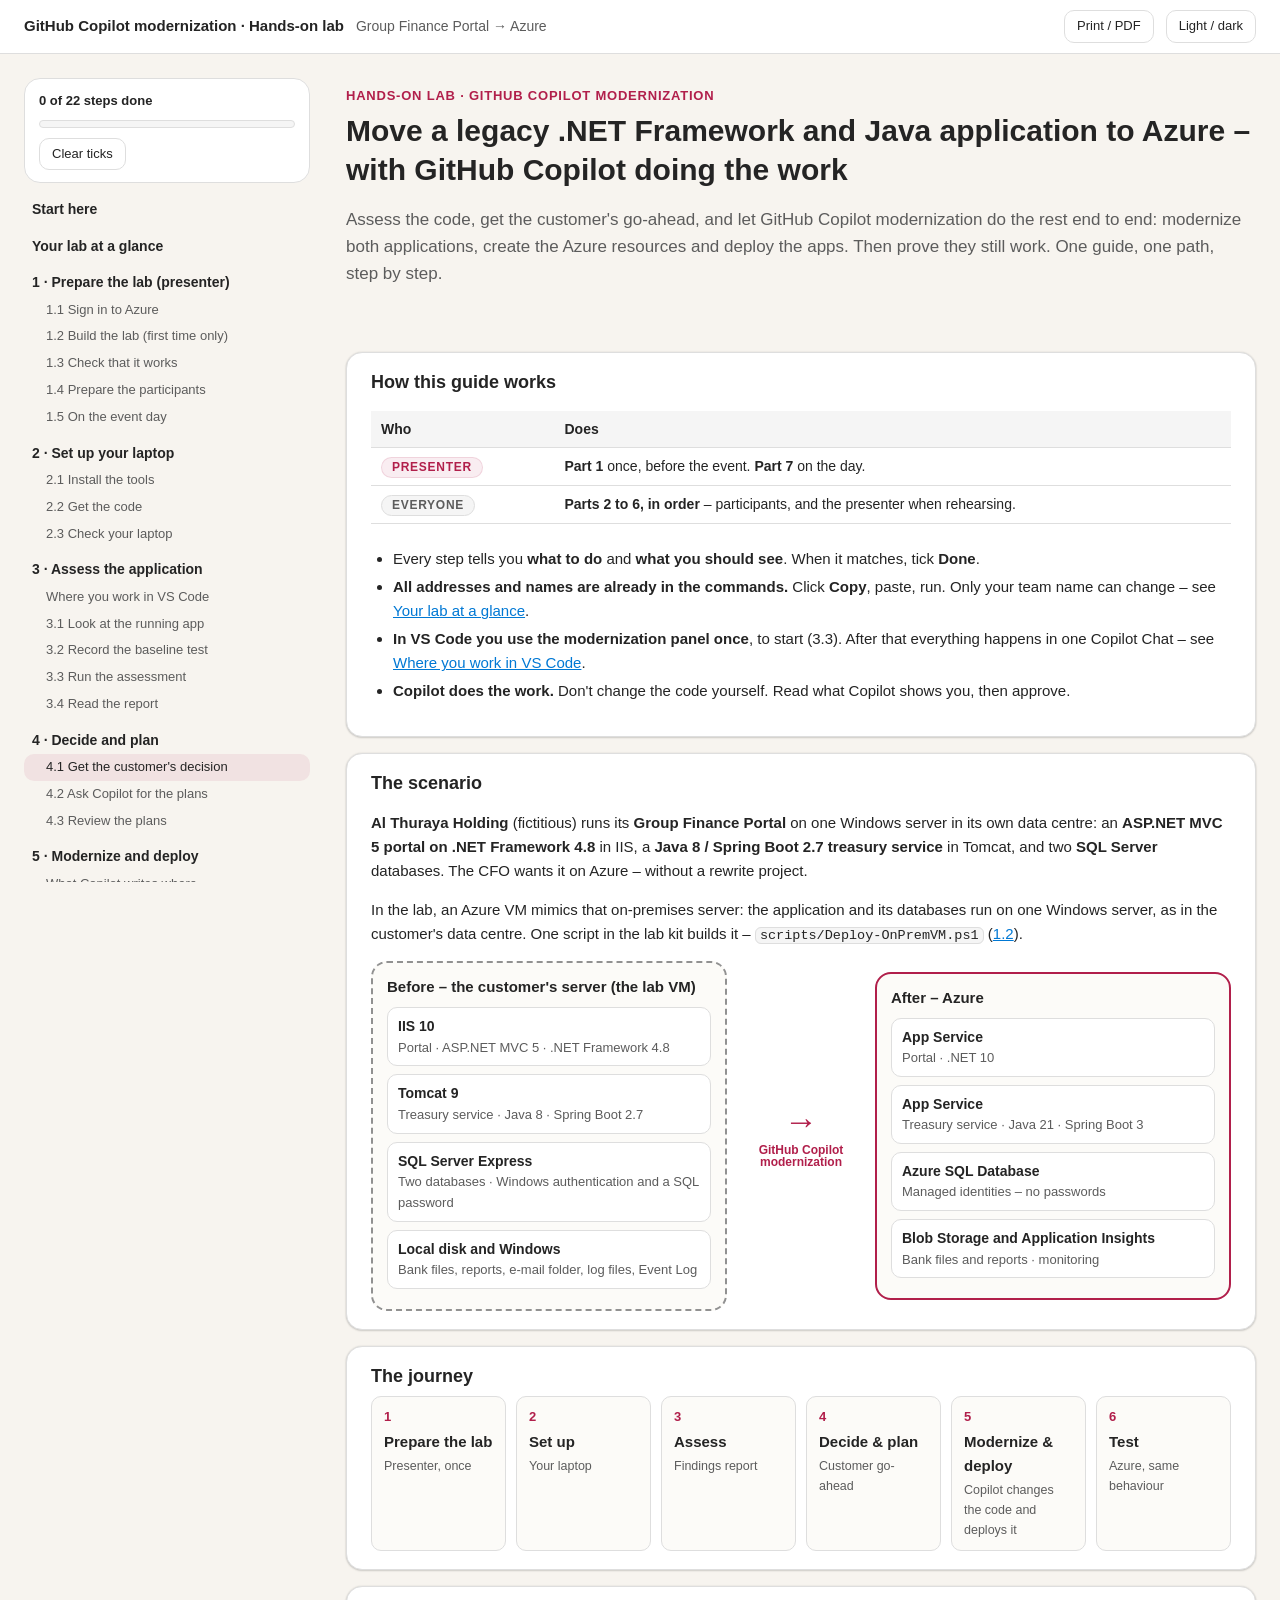
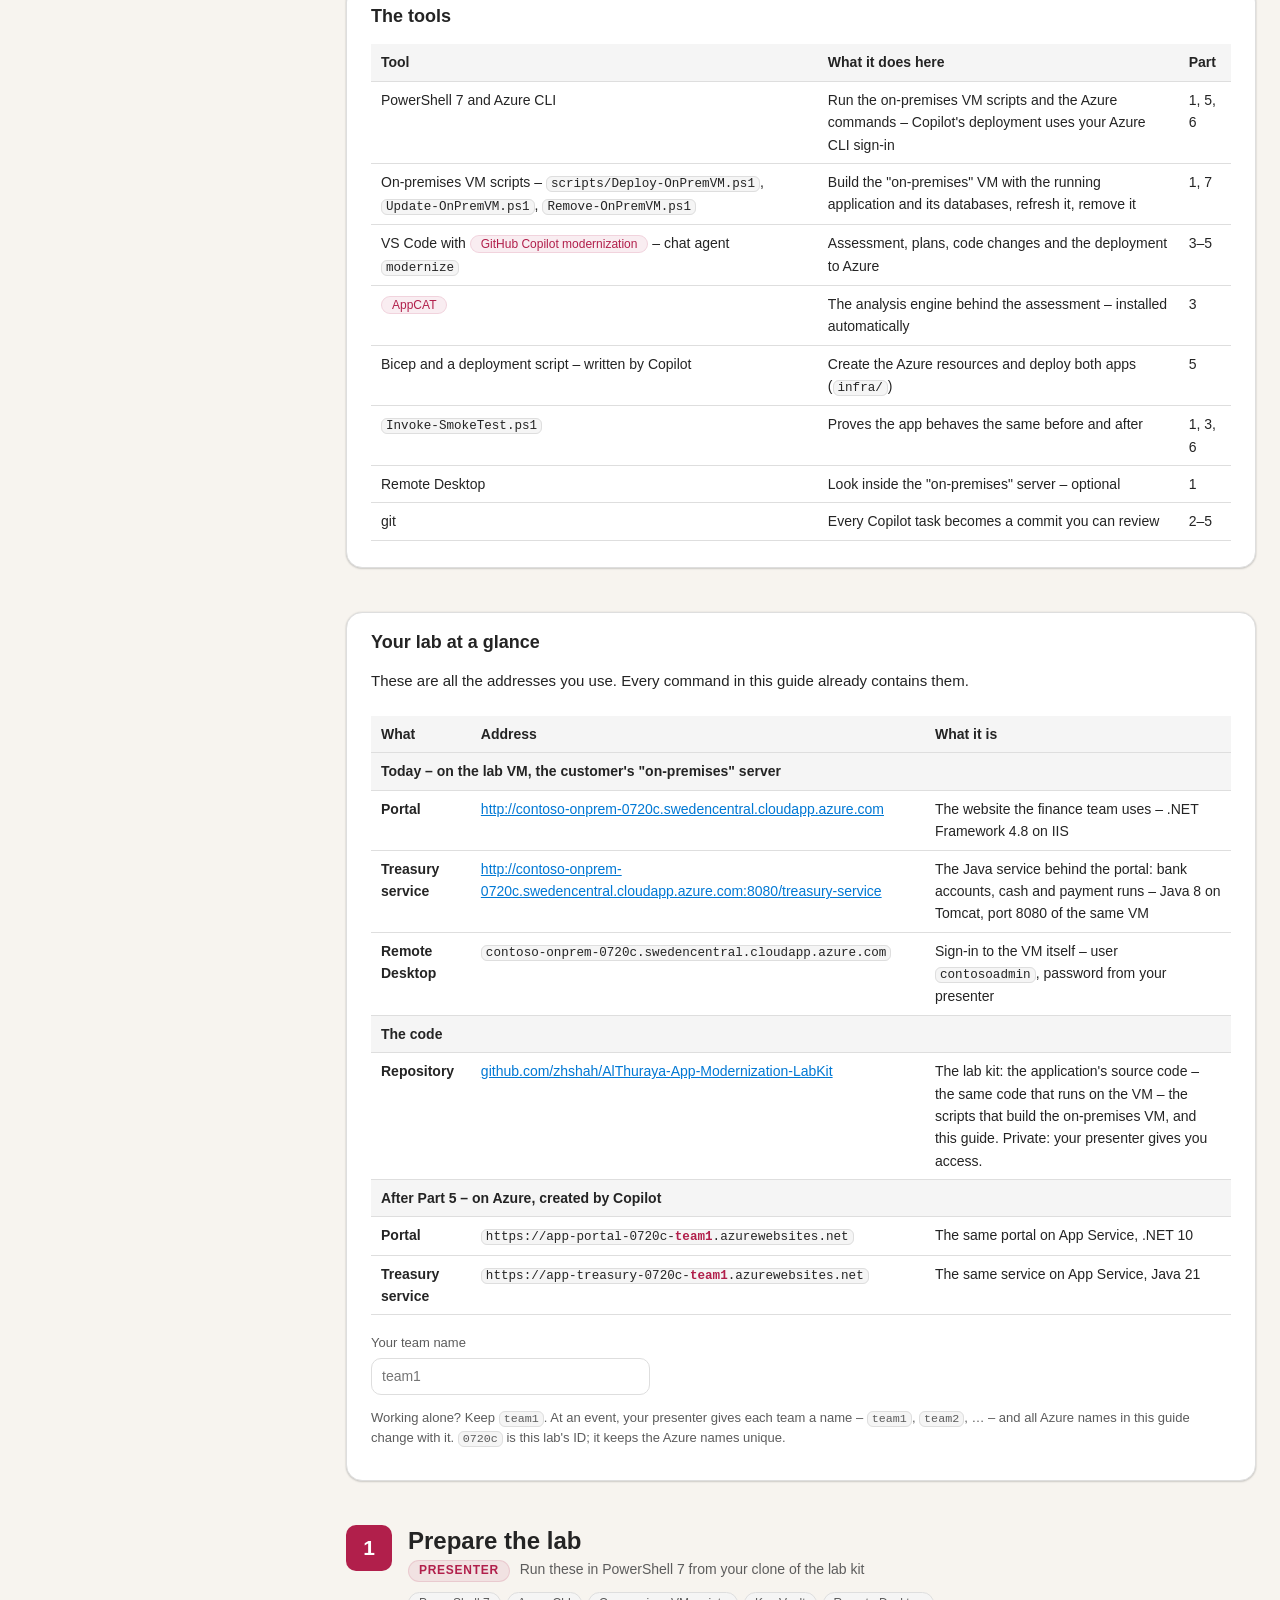
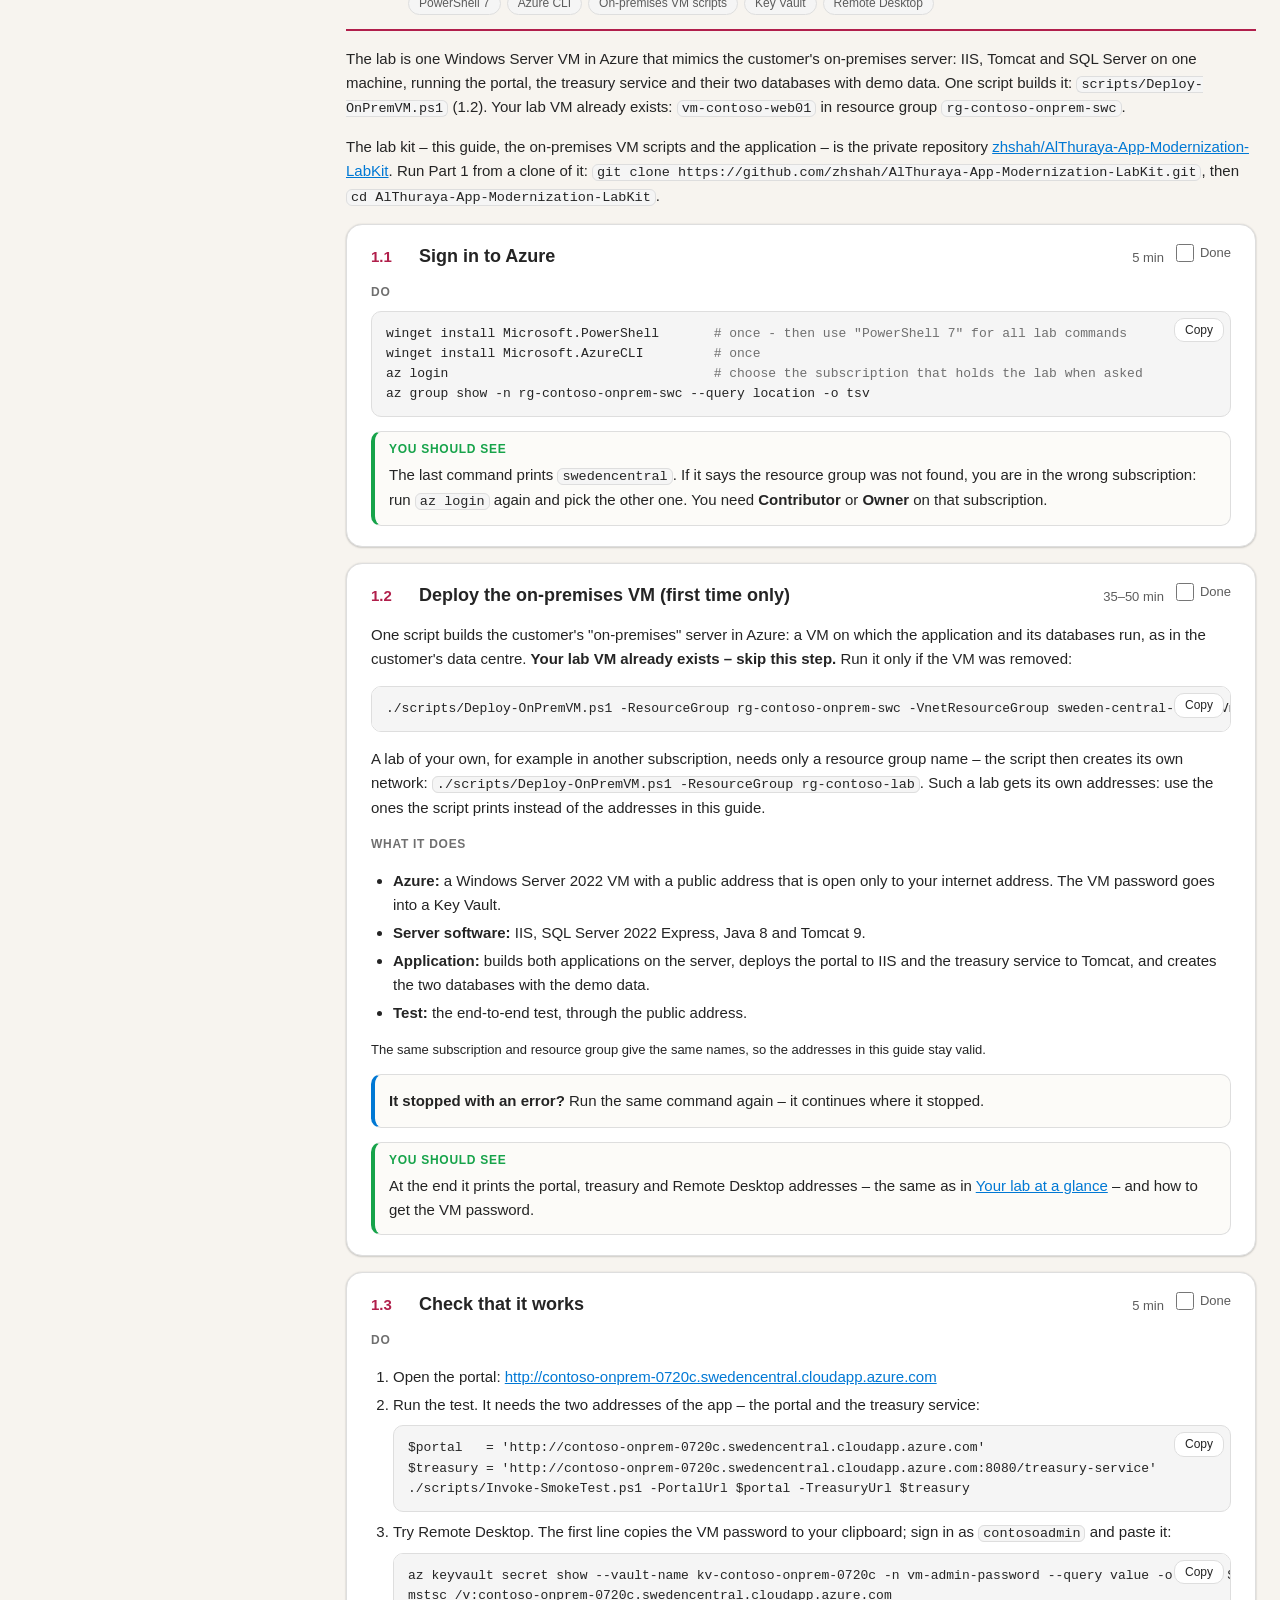
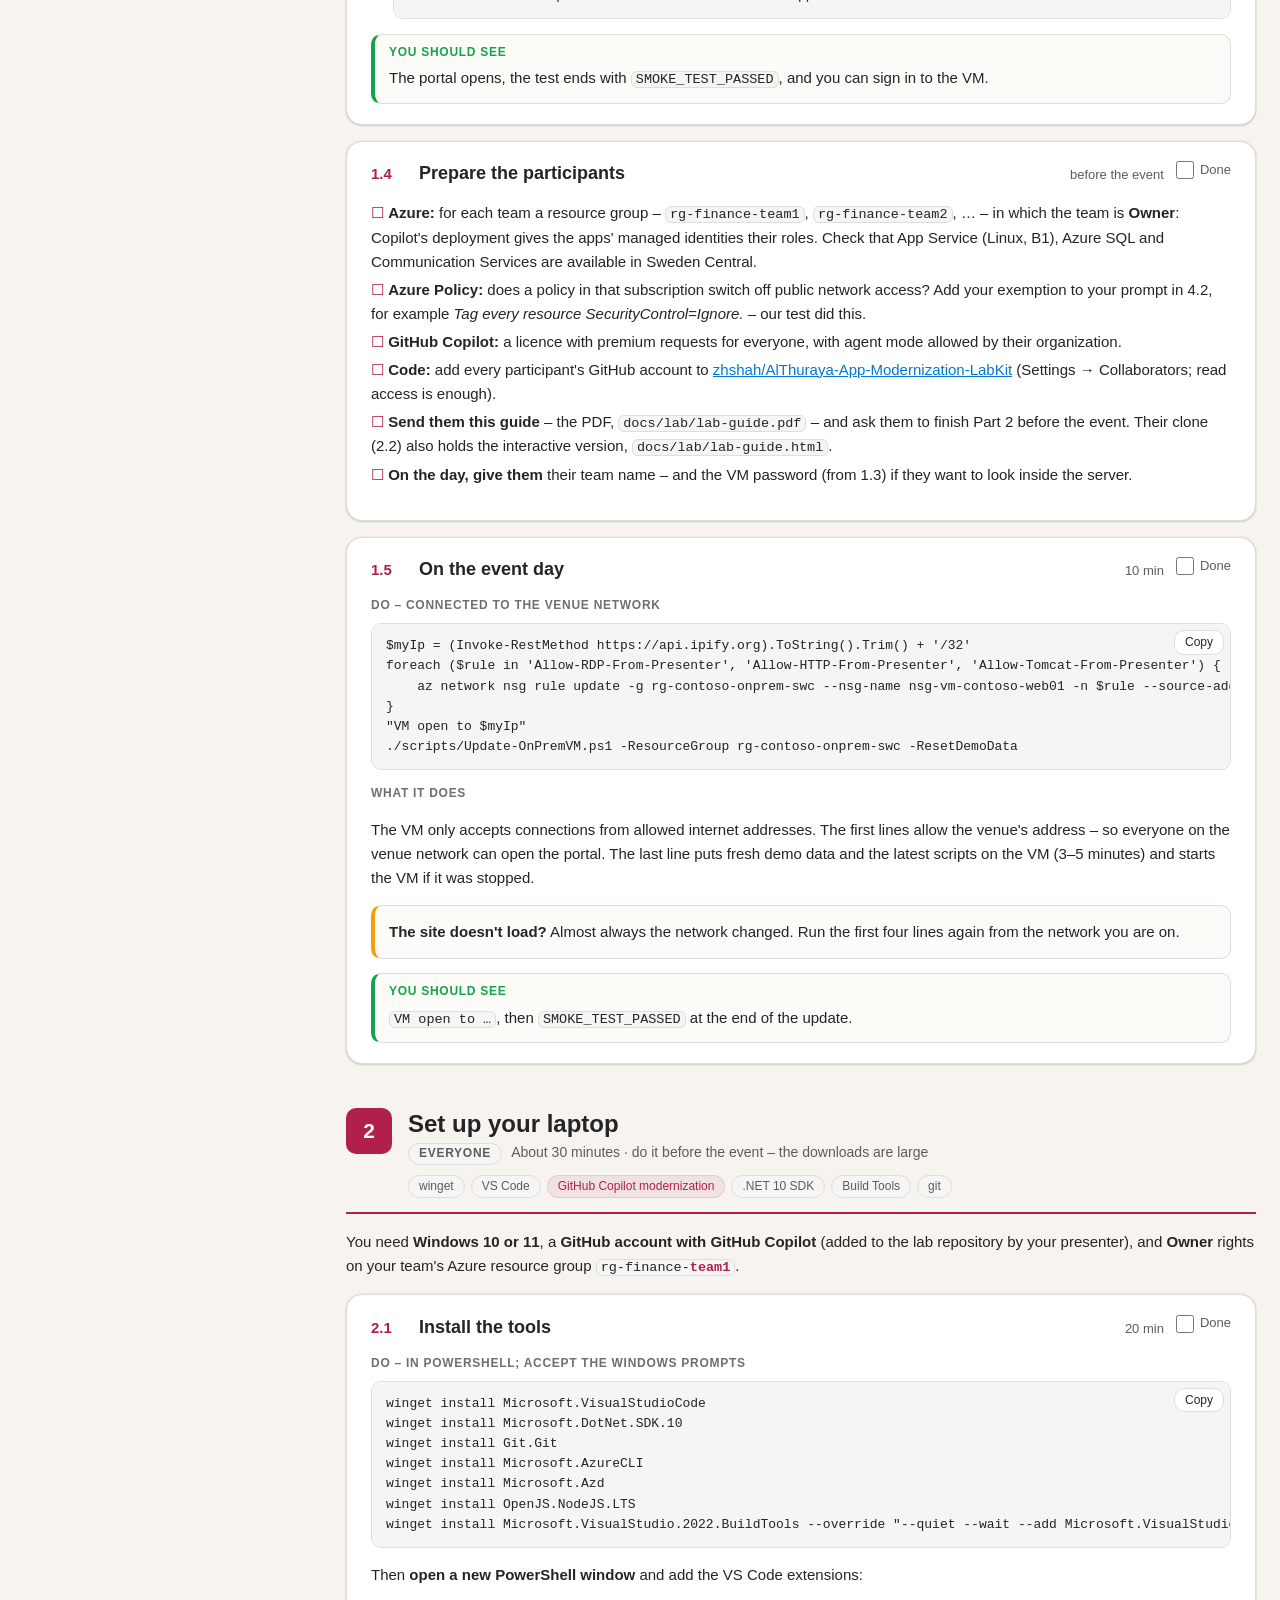
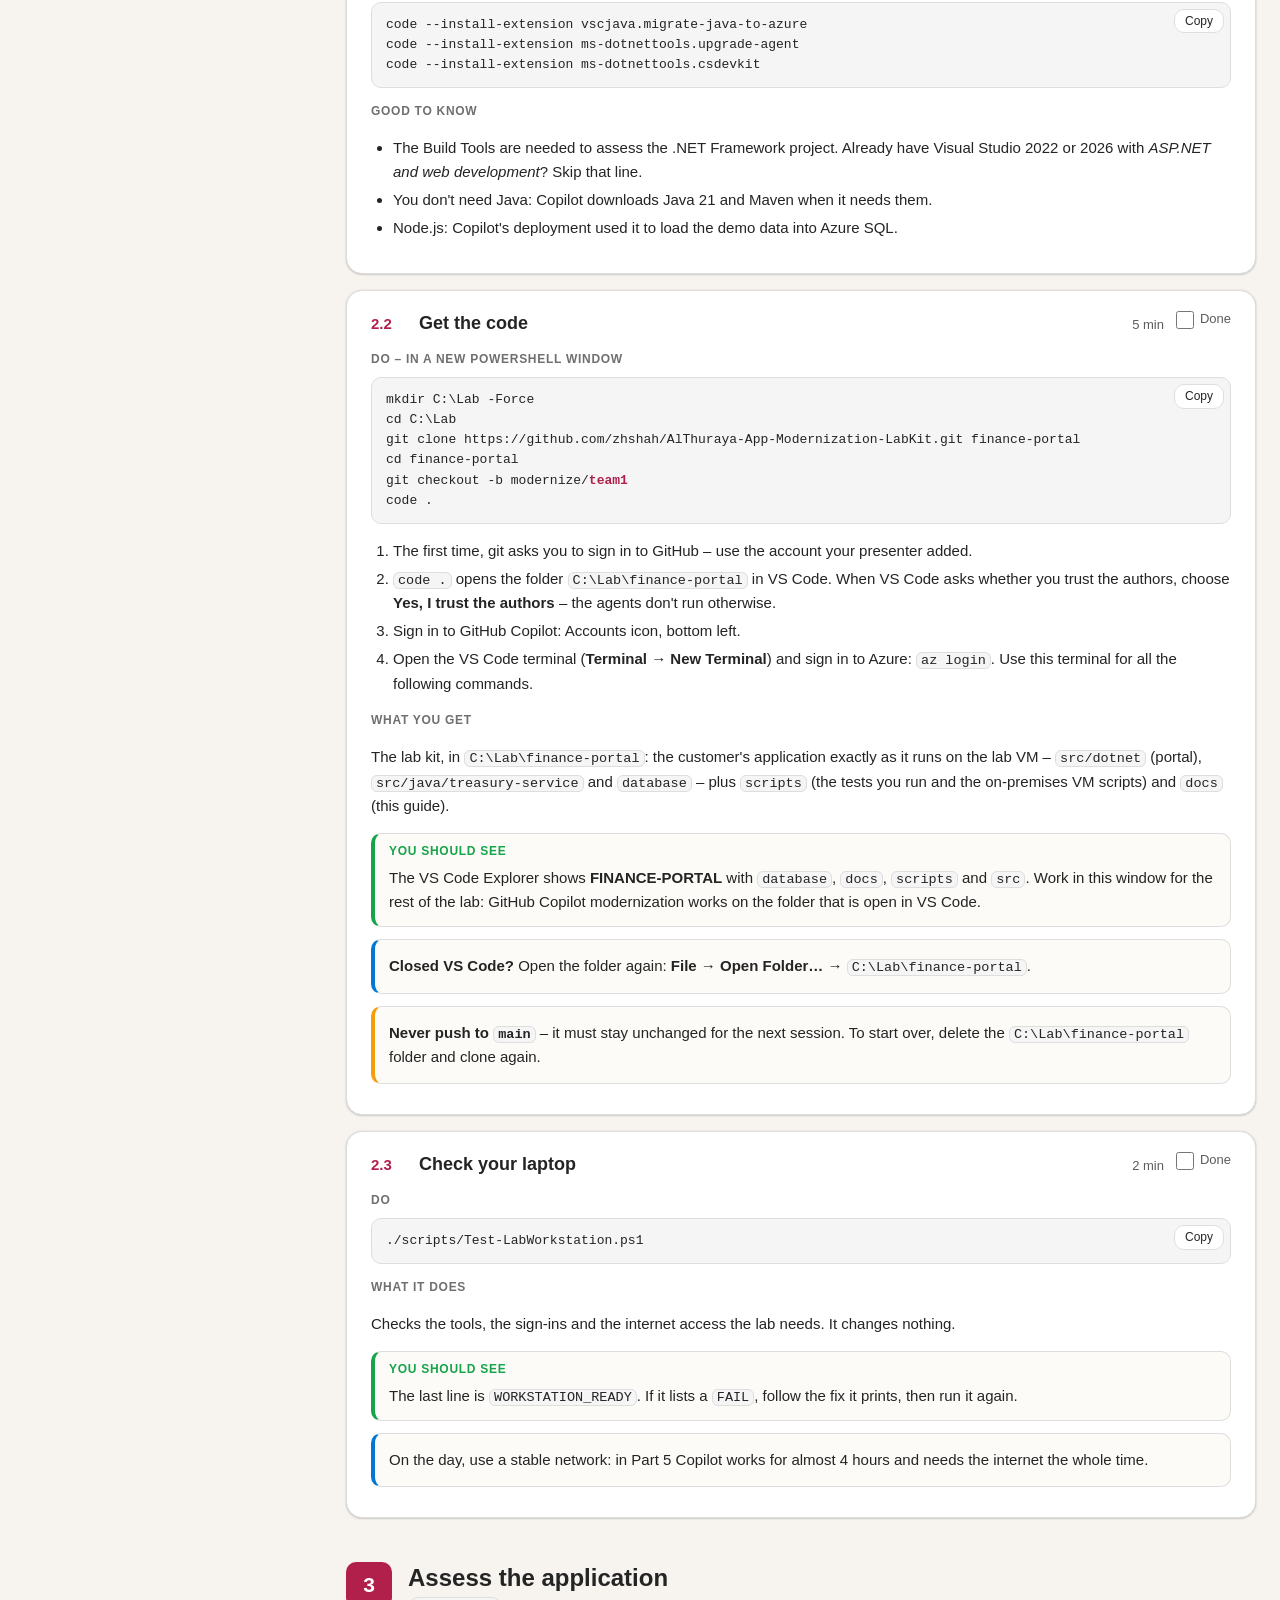
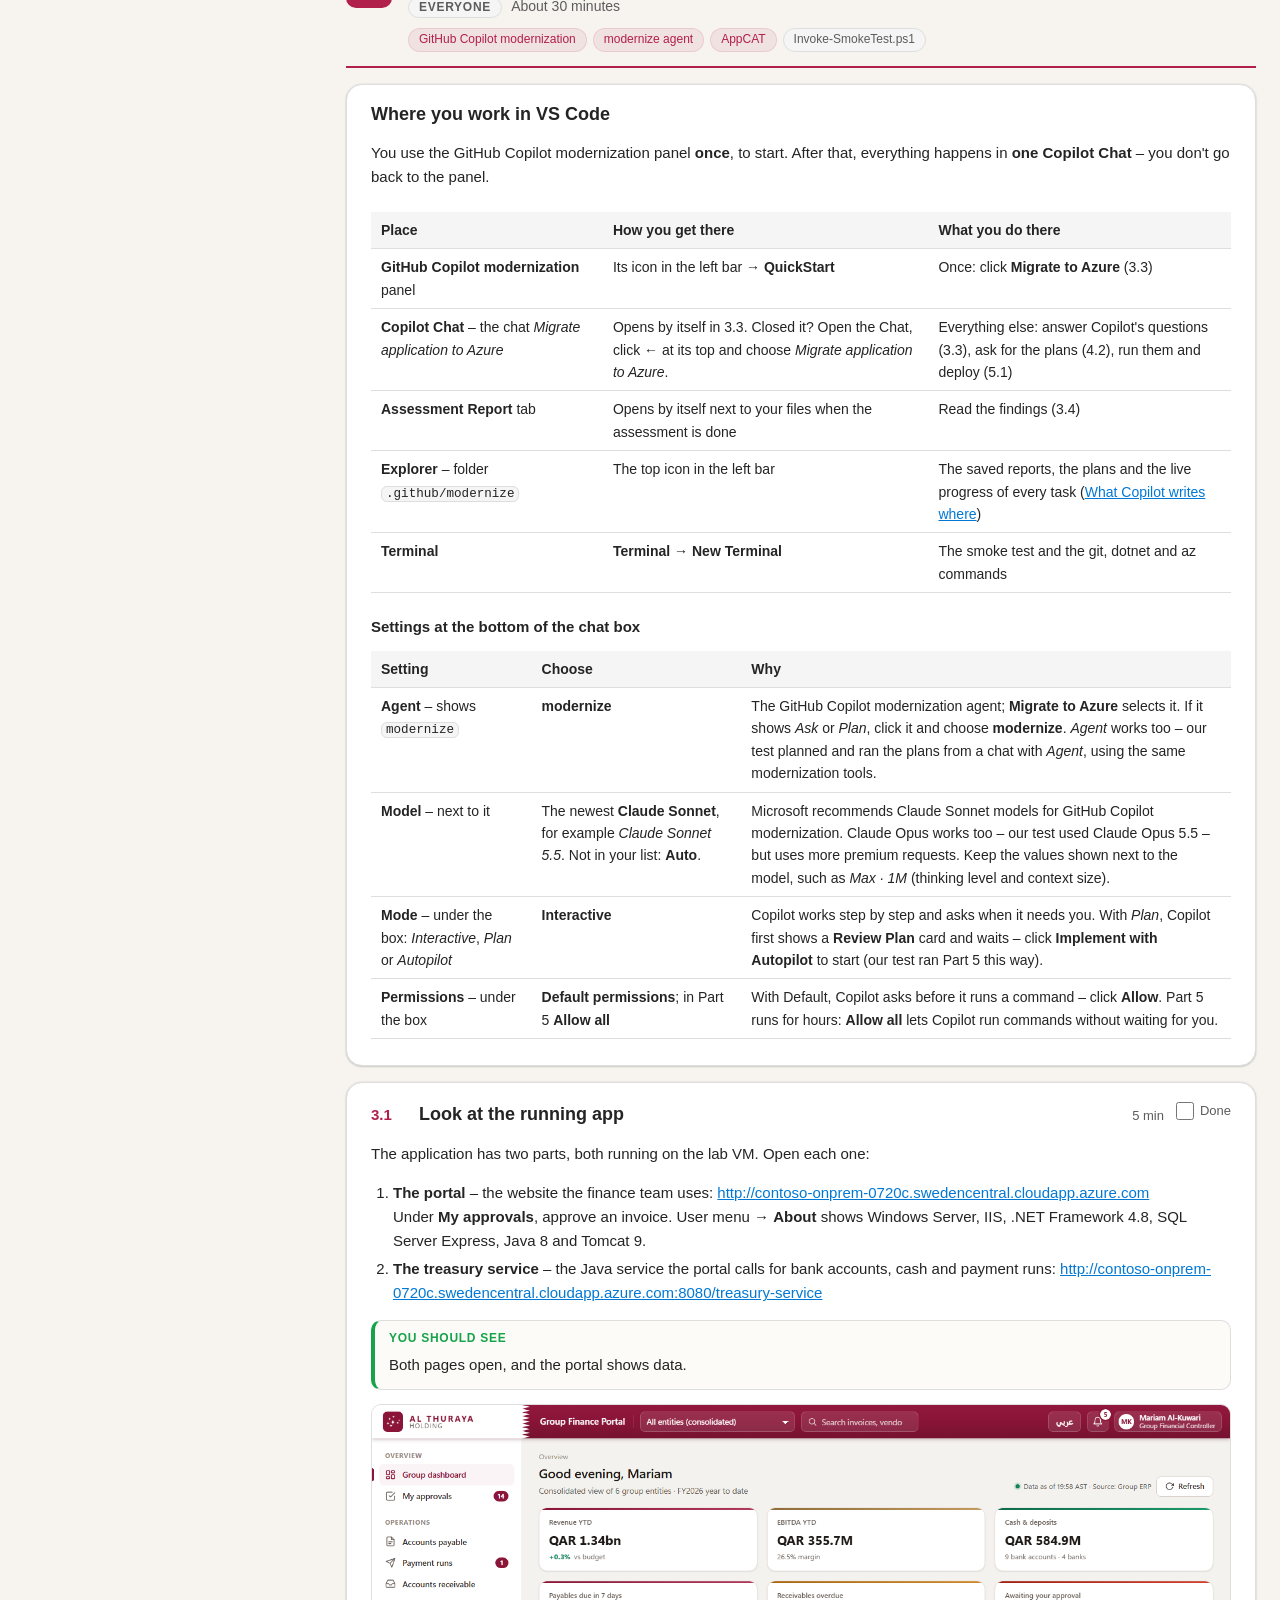
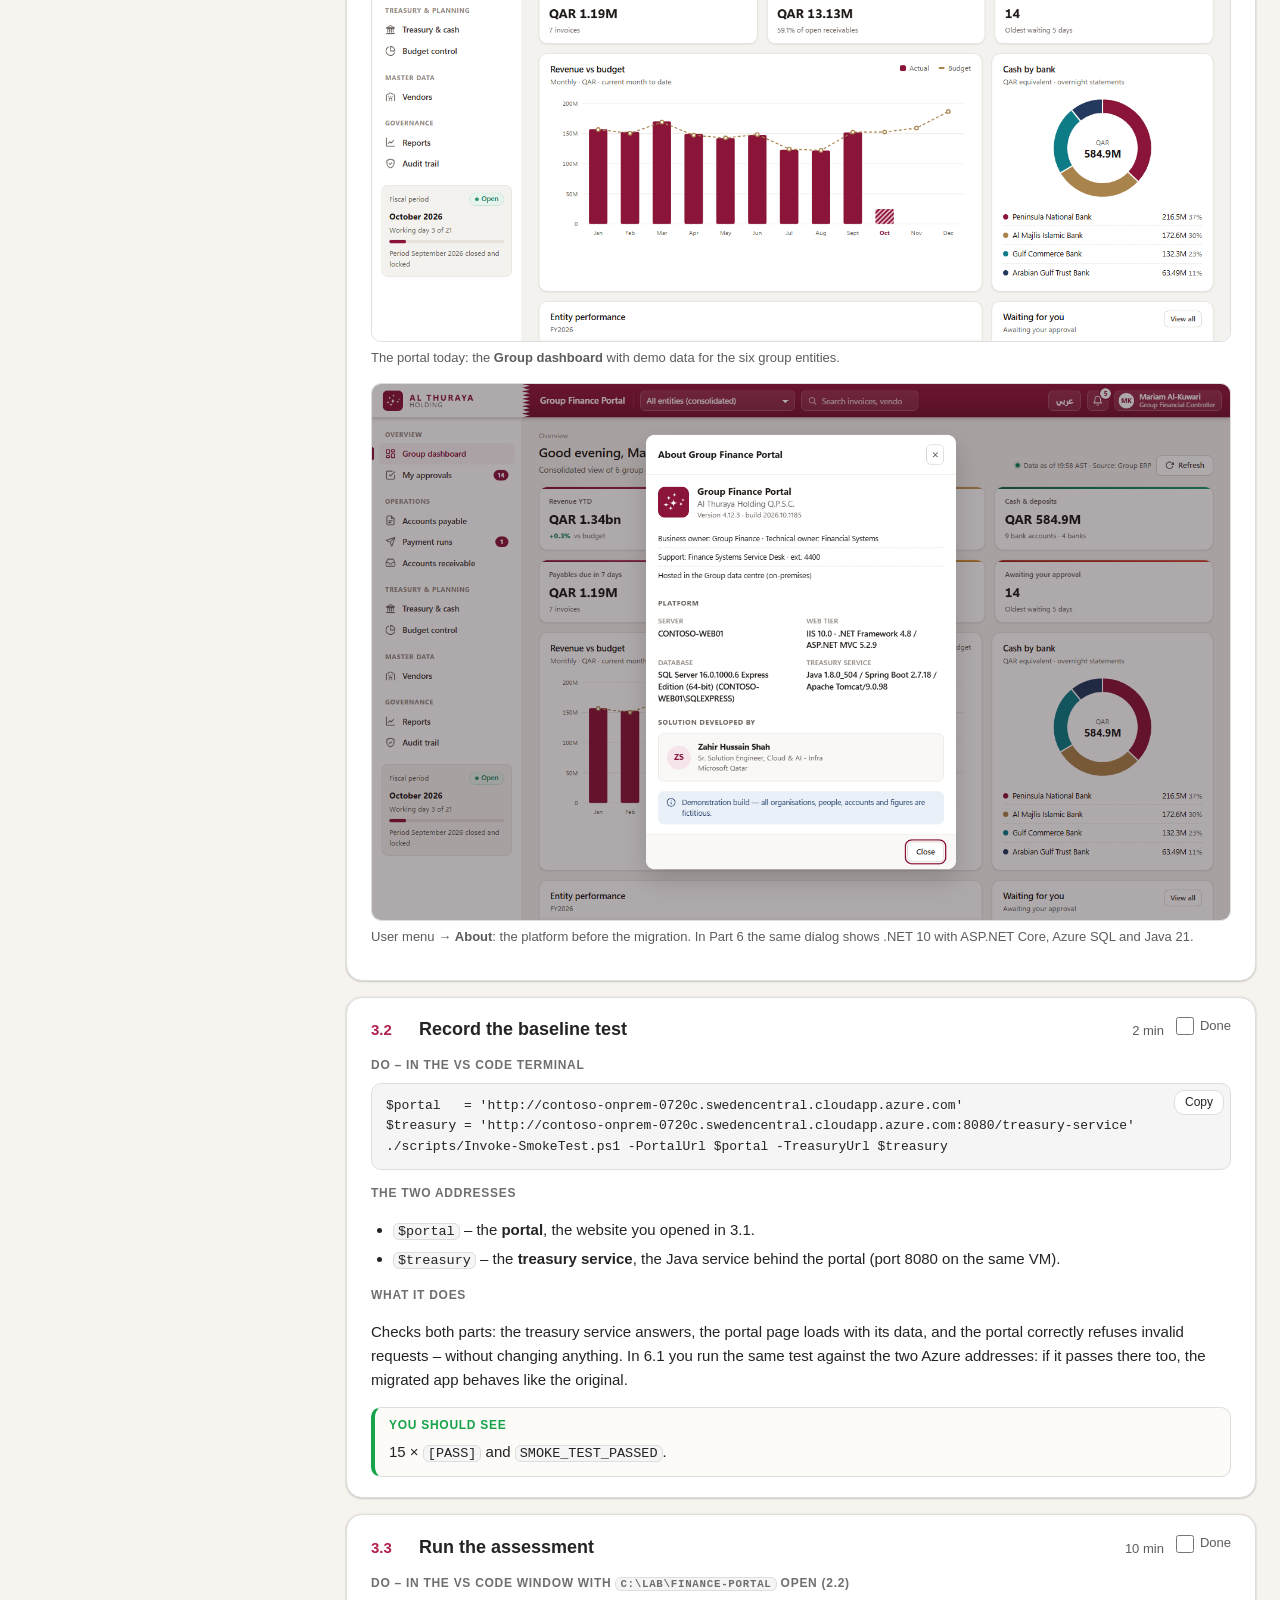
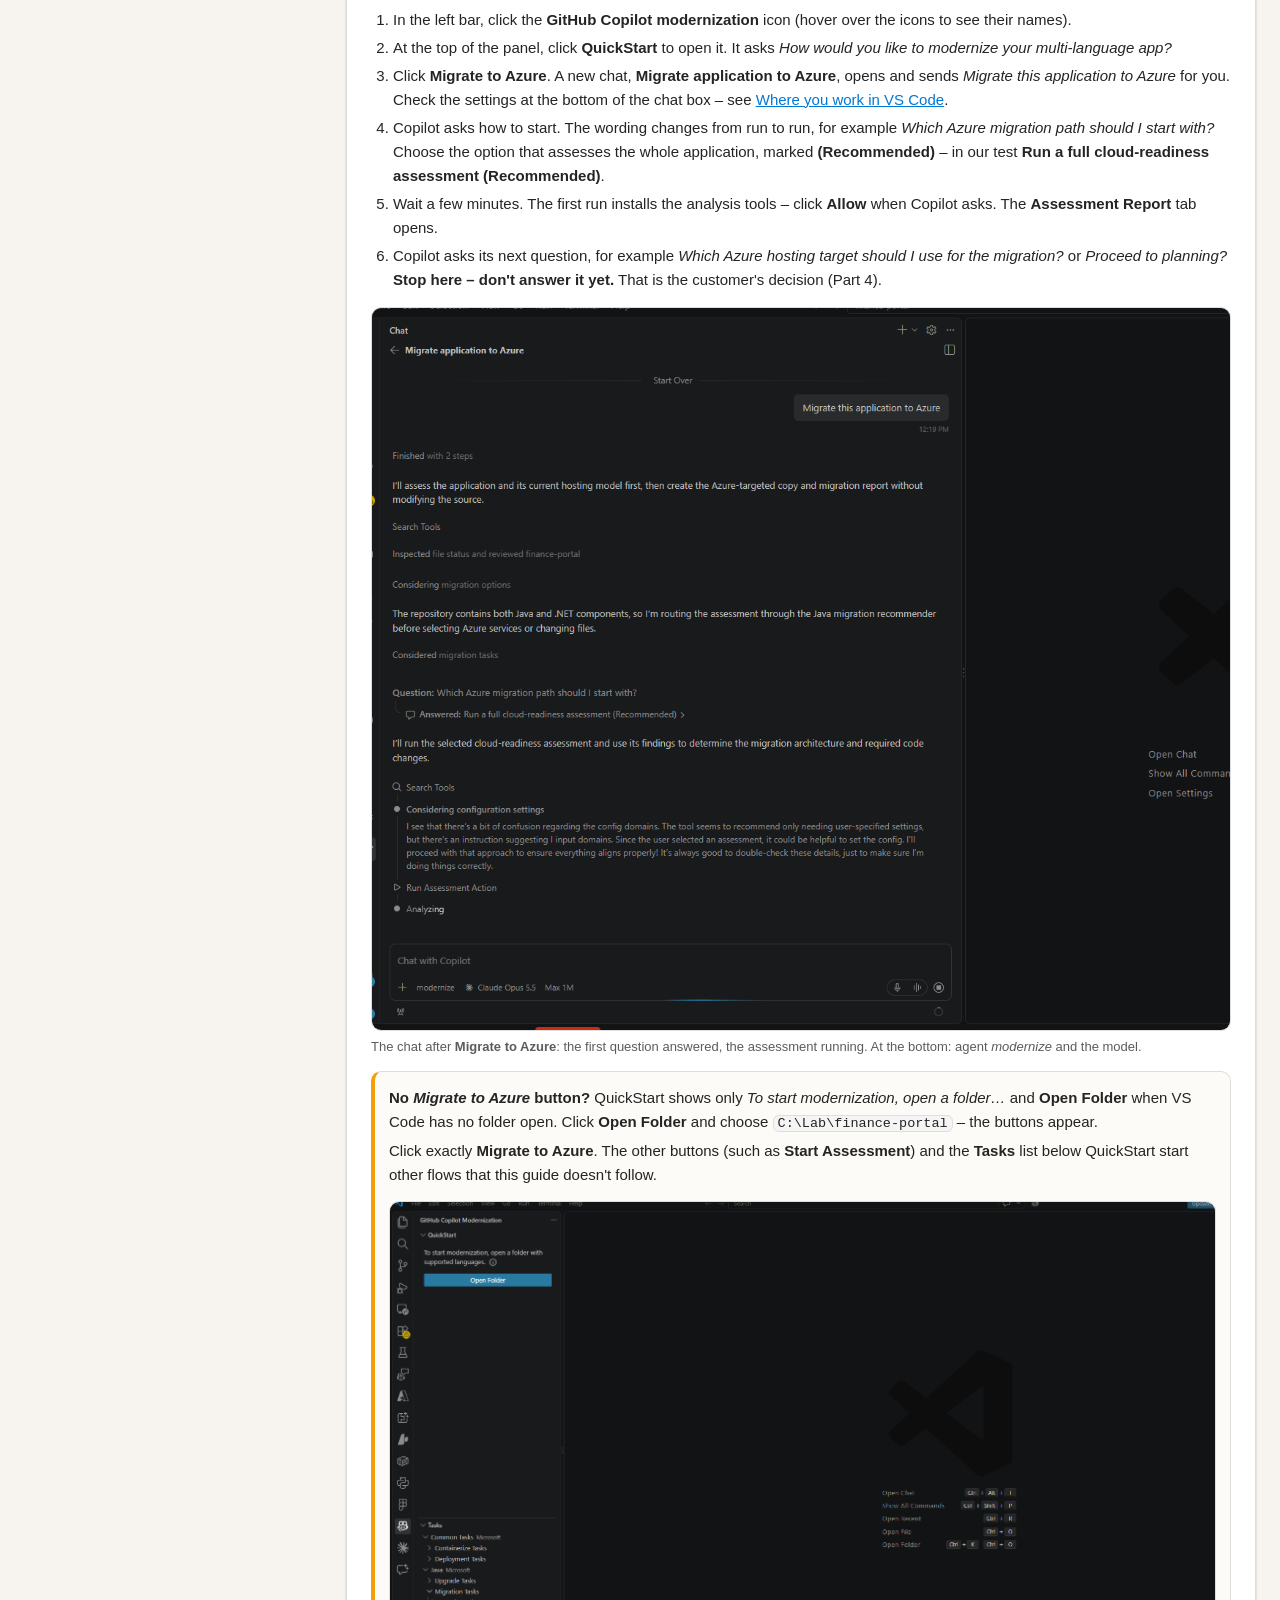
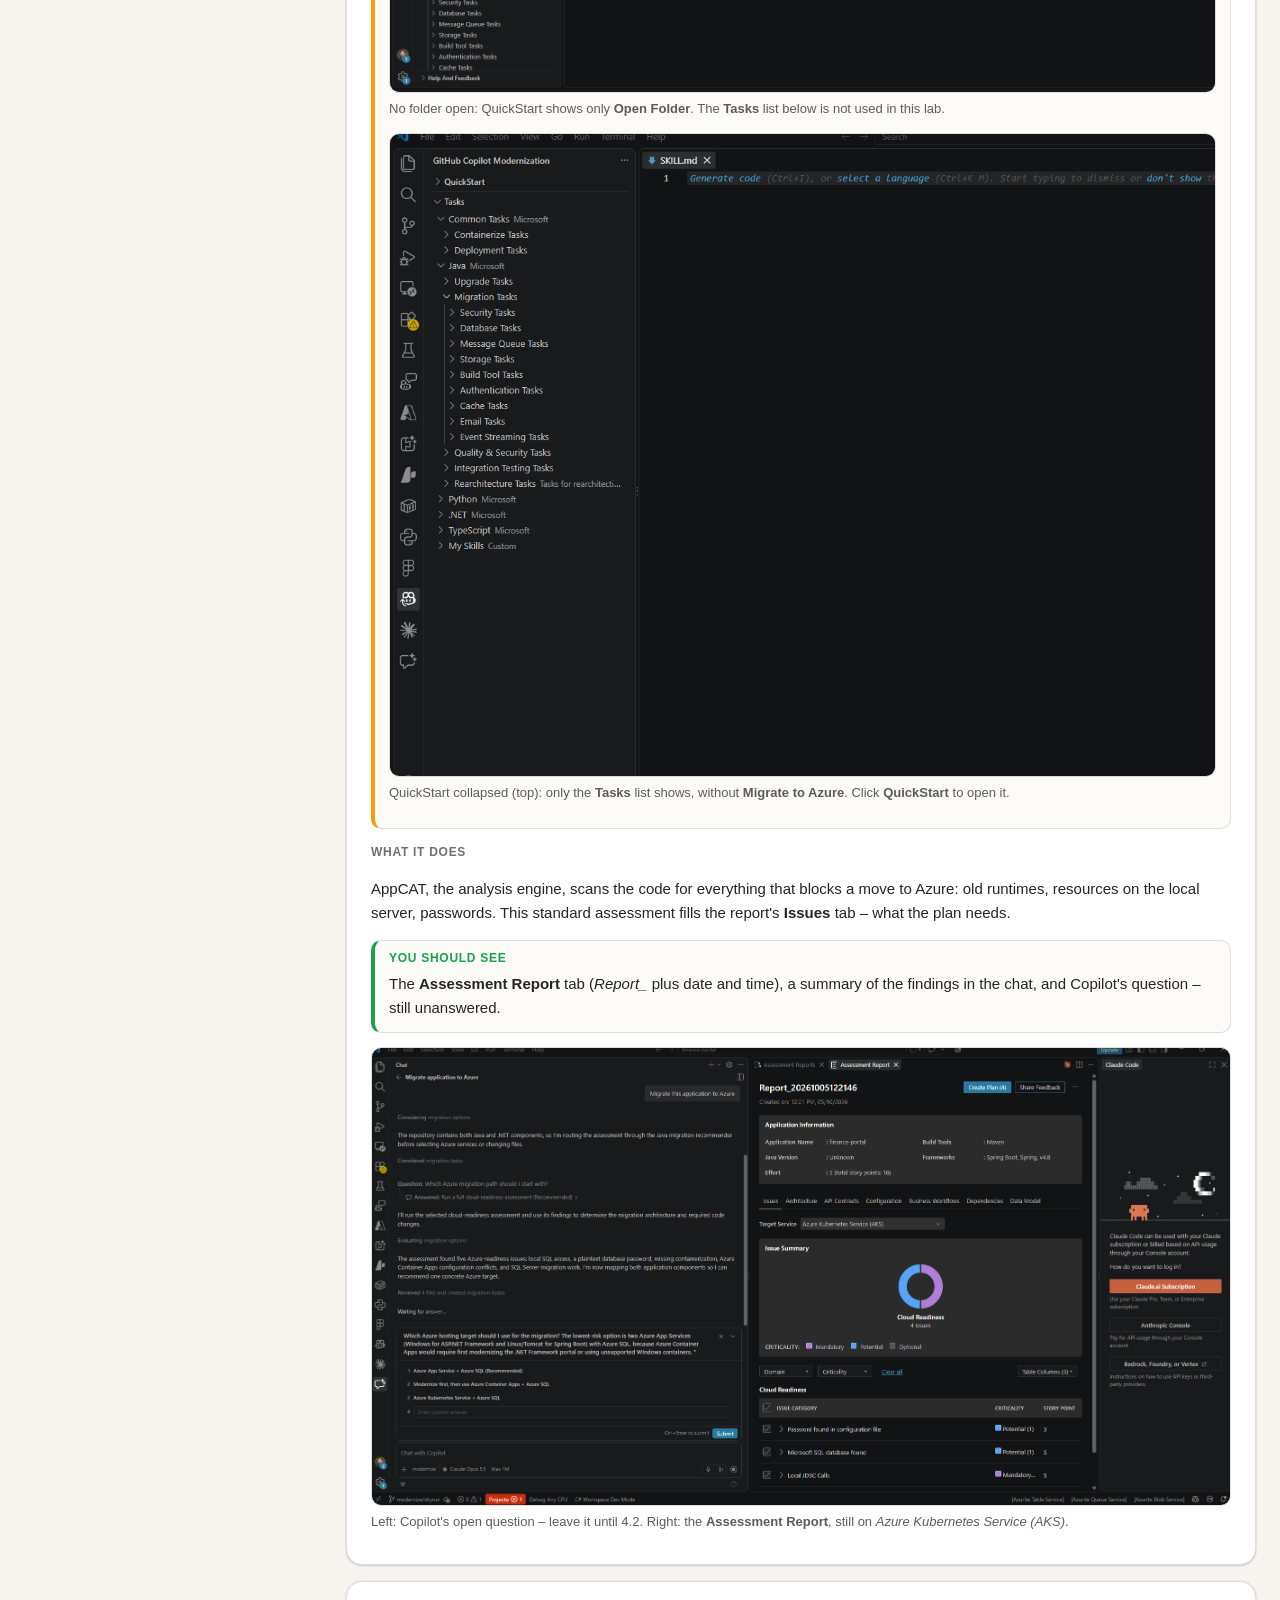
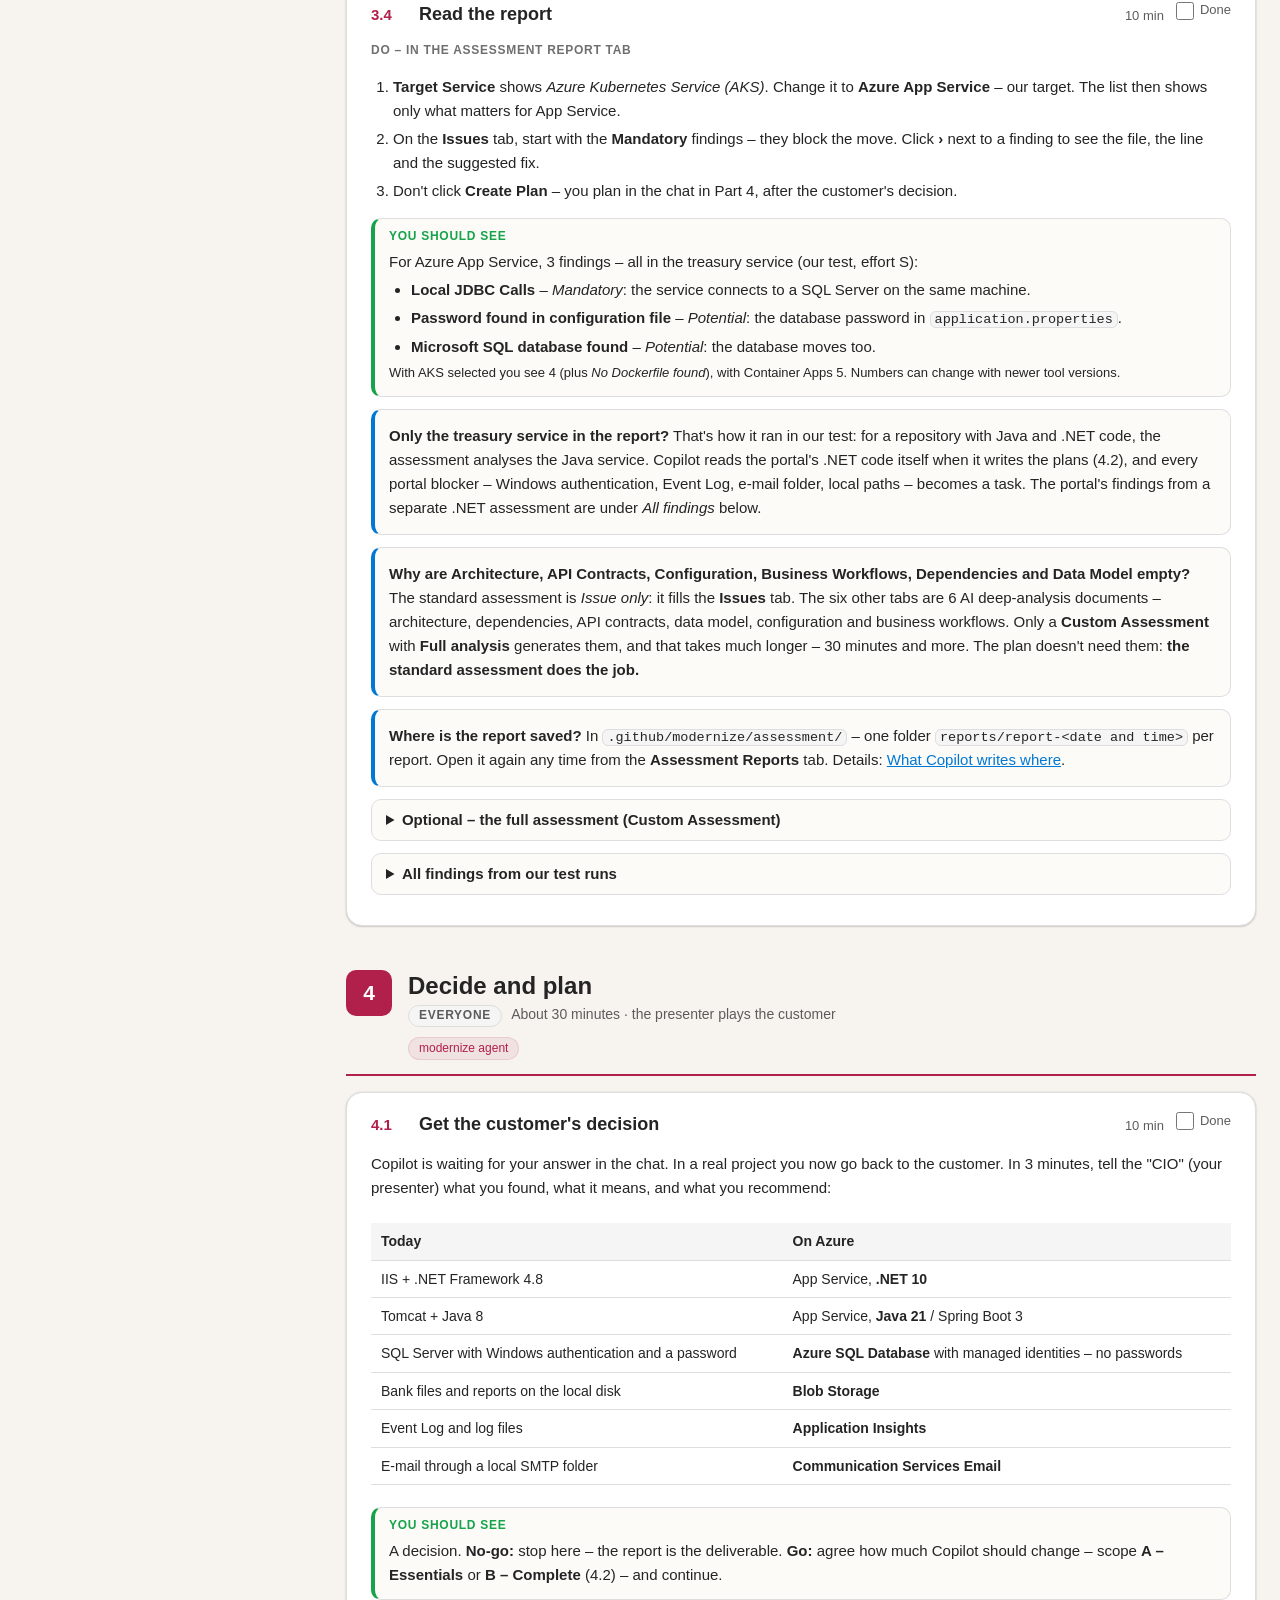
<file: docs/lab/lab-guide.html>
<!DOCTYPE html>
<html lang="en">
<head>
<meta charset="utf-8">
<meta name="viewport" content="width=device-width, initial-scale=1">
<title>Lab guide · Modernize a .NET Framework + Java app to Azure PaaS with GitHub Copilot modernization</title>
<script>
  (() => {
    const param = new URLSearchParams(window.location.search).get("scoutTheme");
    const theme =
      param || (window.matchMedia("(prefers-color-scheme: dark)").matches ? "dark" : "light");
    document.documentElement.setAttribute("data-theme", theme);
  })();
</script>
<script>
  (() => {
    try {
      const saved = localStorage.getItem("ghcpLab.theme");
      if (saved && !new URLSearchParams(window.location.search).get("scoutTheme")) {
        document.documentElement.setAttribute("data-theme", saved);
      }
    } catch (e) { /* storage blocked: keep the detected theme */ }
  })();
</script>
<style>
:root {
  color-scheme: light;
  --cp-bg: #f7f4ef;
  --cp-bg-elevated: #fcfbf8;
  --cp-surface: #ffffff;
  --cp-surface-soft: #f5f5f5;
  --cp-border: #dedede;
  --cp-border-strong: #919191;
  --cp-text: #242424;
  --cp-text-muted: #5c5c5c;
  --cp-text-soft: #6f6f6f;
  --cp-accent: #b11f4b;
  --cp-accent-hover: #9a1a41;
  --cp-accent-soft: rgba(177, 31, 75, 0.08);
  --cp-accent-fg: #ffffff;
  --cp-success: #16a34a;
  --cp-danger: #dc2626;
  --cp-warning: #f59e0b;
  --cp-link: #0078d4;
  --cp-shadow: 0 18px 48px rgba(0, 0, 0, 0.12);
  --cp-overlay: rgba(255, 255, 255, 0.8);
  --cp-panel: rgba(255, 255, 255, 0.86);
  --cp-panel-strong: rgba(255, 255, 255, 0.96);
  --cp-sheen: rgba(255, 255, 255, 0.55);
  --cp-highlight: rgba(177, 31, 75, 0.12);
}
html[data-theme="dark"] {
  color-scheme: dark;
  --cp-bg: #3d3b3a;
  --cp-bg-elevated: #343231;
  --cp-surface: #292929;
  --cp-surface-soft: #2e2e2e;
  --cp-border: #474747;
  --cp-border-strong: #5f5f5f;
  --cp-text: #dedede;
  --cp-text-muted: #919191;
  --cp-text-soft: #b0b0b0;
  --cp-accent: #fd8ea1;
  --cp-accent-hover: #fb7b91;
  --cp-accent-soft: rgba(253, 142, 161, 0.14);
  --cp-accent-fg: #1a1a1a;
  --cp-success: #4ade80;
  --cp-danger: #f87171;
  --cp-warning: #fbbf24;
  --cp-link: #4da6ff;
  --cp-shadow: 0 18px 48px rgba(0, 0, 0, 0.32);
  --cp-overlay: rgba(41, 41, 41, 0.88);
  --cp-panel: rgba(41, 41, 41, 0.72);
  --cp-panel-strong: rgba(41, 41, 41, 0.96);
  --cp-sheen: rgba(255, 255, 255, 0.04);
  --cp-highlight: rgba(253, 142, 161, 0.12);
}

* { box-sizing: border-box; }
html { scroll-behavior: smooth; scroll-padding-top: 72px; }
body {
  margin: 0;
  background: var(--cp-bg);
  color: var(--cp-text);
  font-family: "Segoe UI", Aptos, Calibri, -apple-system, BlinkMacSystemFont, sans-serif;
  font-size: 15px;
  line-height: 1.6;
}
a { color: var(--cp-link); }
code, pre, kbd { font-family: Consolas, "Courier New", Courier, monospace; }
h1, h2, h3, h4 { line-height: 1.3; }
h1 { font-size: 30px; margin: 4px 0 12px; }
h2 { font-size: 24px; margin: 0; }
h3 { font-size: 18px; margin: 0; }
h4 { font-size: 15px; margin: 16px 0 6px; }
ul, ol { padding-left: 22px; }
li { margin: 4px 0; }

.topbar {
  position: sticky; top: 0; z-index: 20;
  display: flex; align-items: center; gap: 12px;
  padding: 10px 24px;
  background: var(--cp-panel-strong);
  border-bottom: 1px solid var(--cp-border);
}
.topbar .brand { font-weight: 700; }
.topbar .sub { color: var(--cp-text-muted); font-size: 14px; }
.topbar .spacer { flex: 1; }
.btn {
  font: inherit; font-size: 13px;
  padding: 5px 12px;
  border-radius: 0.625rem;
  border: 1px solid var(--cp-border);
  background: var(--cp-surface);
  color: var(--cp-text);
  cursor: pointer;
  white-space: nowrap;
}
.btn:hover { border-color: var(--cp-border-strong); }
.btn:focus-visible, a:focus-visible, input:focus-visible { outline: 2px solid var(--cp-accent); outline-offset: 2px; }

.layout {
  display: grid;
  grid-template-columns: 290px minmax(0, 1fr);
  gap: 32px;
  max-width: 1380px;
  margin: 0 auto;
  padding: 24px;
}
nav.toc {
  position: sticky; top: 72px; align-self: start;
  max-height: calc(100vh - 96px); overflow: auto;
  font-size: 14px;
  padding-right: 4px;
}
.progress-box {
  background: var(--cp-surface);
  border: 1px solid var(--cp-border);
  border-radius: 16px;
  padding: 12px 14px;
  margin-bottom: 12px;
}
.progress-box .count { font-weight: 600; font-size: 13px; }
.progress-bar {
  height: 8px; margin: 8px 0 10px;
  border-radius: 999px;
  background: var(--cp-surface-soft);
  border: 1px solid var(--cp-border);
  overflow: hidden;
}
.progress-bar span { display: block; height: 100%; width: 0; background: var(--cp-accent); transition: width 0.2s; }
nav.toc ol { list-style: none; margin: 0; padding: 0; }
nav.toc li { margin: 0; }
nav.toc a {
  display: block;
  padding: 3px 8px;
  border-radius: 0.625rem;
  color: var(--cp-text-muted);
  text-decoration: none;
}
nav.toc a:hover, nav.toc a.active { background: var(--cp-accent-soft); color: var(--cp-text); }
nav.toc a.part-link { color: var(--cp-text); font-weight: 600; margin-top: 8px; }
nav.toc ol.sub a { padding-left: 22px; font-size: 13px; }
nav.toc a.is-done::after { content: " ✓"; color: var(--cp-success); }

main { min-width: 0; }
.hero { padding: 8px 0 4px; }
.eyebrow { color: var(--cp-accent); font-weight: 700; font-size: 13px; letter-spacing: 0.06em; text-transform: uppercase; margin: 0; }
.lead { font-size: 17px; color: var(--cp-text-muted); max-width: 900px; }

.part { margin-top: 44px; }
.part-head {
  display: flex; gap: 16px; align-items: flex-start;
  padding-bottom: 12px; margin-bottom: 16px;
  border-bottom: 2px solid var(--cp-accent);
}
.part-letter {
  flex: none;
  width: 46px; height: 46px;
  border-radius: 0.625rem;
  display: grid; place-items: center;
  background: var(--cp-accent); color: var(--cp-accent-fg);
  font-weight: 700; font-size: 21px;
}
.part-meta { color: var(--cp-text-muted); margin: 2px 0 0; font-size: 14px; }
.role {
  display: inline-block;
  margin-right: 6px;
  padding: 0 10px;
  border-radius: 999px;
  border: 1px solid var(--cp-border);
  background: var(--cp-surface-soft);
  color: var(--cp-text-muted);
  font-size: 12px; font-weight: 700;
  letter-spacing: 0.06em; text-transform: uppercase;
}
.role.presenter { color: var(--cp-accent); border-color: var(--cp-highlight); background: var(--cp-accent-soft); }

.card, .step {
  background: var(--cp-surface);
  border: 1px solid var(--cp-border);
  border-radius: 16px;
  box-shadow: 0 0 2px rgba(0,0,0,0.12), 0 1px 2px rgba(0,0,0,0.14);
  padding: 18px 24px;
  margin: 16px 0;
}
.card > h3 { margin-bottom: 8px; }
.step-head { display: flex; align-items: baseline; gap: 12px; flex-wrap: wrap; }
.step-num { font-weight: 700; color: var(--cp-accent); min-width: 36px; }
.step-time { margin-left: auto; color: var(--cp-text-muted); font-size: 13px; }
.done-box { display: inline-flex; align-items: center; gap: 6px; font-size: 13px; color: var(--cp-text-muted); cursor: pointer; user-select: none; }
.done-box input { width: 18px; height: 18px; margin: 0; accent-color: var(--cp-accent); cursor: pointer; }
.step.is-done { border-color: var(--cp-success); }
.step.is-done .step-num::after { content: " ✓"; color: var(--cp-success); }

.chips { display: flex; flex-wrap: wrap; gap: 6px; margin: 10px 0 2px; }
.chip {
  font-size: 12px; line-height: 1.6;
  padding: 1px 10px;
  border-radius: 999px;
  background: var(--cp-accent-soft); color: var(--cp-accent);
  border: 1px solid var(--cp-highlight);
  white-space: nowrap;
}
.chip.neutral { background: var(--cp-surface-soft); color: var(--cp-text-muted); border-color: var(--cp-border); }

.lbl {
  display: block;
  margin: 14px 0 4px;
  font-size: 12px; font-weight: 700;
  letter-spacing: 0.06em; text-transform: uppercase;
  color: var(--cp-text-soft);
}
pre {
  position: relative;
  margin: 8px 0;
  padding: 12px 14px;
  padding-right: 72px;
  background: var(--cp-surface-soft);
  border: 1px solid var(--cp-border);
  border-radius: 0.625rem;
  overflow-x: auto;
  font-size: 13px; line-height: 1.55;
  white-space: pre;
}
pre .copy { position: absolute; top: 6px; right: 6px; font-family: "Segoe UI", Aptos, Calibri, sans-serif; font-size: 12px; padding: 2px 10px; }
:not(pre) > code {
  background: var(--cp-surface-soft);
  border: 1px solid var(--cp-border);
  border-radius: 6px;
  padding: 0 4px;
  font-size: 0.9em;
  overflow-wrap: anywhere;
}
.v { color: var(--cp-accent); font-weight: 600; }
.cmt { color: var(--cp-text-soft); }

.prompt {
  position: relative;
  margin: 10px 0;
  padding: 12px 16px; padding-right: 84px;
  border-left: 4px solid var(--cp-accent);
  background: var(--cp-accent-soft);
  border-radius: 0 0.625rem 0.625rem 0;
}
.prompt .copy { position: absolute; top: 8px; right: 8px; font-size: 12px; padding: 2px 10px; }
.prompt-text { white-space: pre-wrap; }
.prompt-label { display: block; font-size: 12px; font-weight: 700; letter-spacing: 0.06em; text-transform: uppercase; color: var(--cp-accent); margin-bottom: 4px; }

.callout {
  margin: 12px 0;
  padding: 10px 14px;
  border: 1px solid var(--cp-border);
  border-left-width: 4px;
  border-radius: 0.625rem;
  background: var(--cp-bg-elevated);
}
.callout.tip { border-left-color: var(--cp-link); }
.callout.warn { border-left-color: var(--cp-warning); }
.callout.danger { border-left-color: var(--cp-danger); }
.callout.ok { border-left-color: var(--cp-success); }
.callout p { margin: 4px 0; }
.expect {
  margin: 14px 0 2px;
  padding: 8px 14px;
  border: 1px solid var(--cp-border);
  border-left: 4px solid var(--cp-success);
  border-radius: 0.625rem;
  background: var(--cp-bg-elevated);
}
.expect::before { content: "You should see"; display: block; font-size: 12px; font-weight: 700; letter-spacing: 0.06em; text-transform: uppercase; color: var(--cp-success); }
.expect p, .expect ul { margin: 4px 0; }

.table-wrap { overflow-x: auto; }
table { width: 100%; border-collapse: collapse; font-size: 14px; margin: 8px 0; }
th, td { text-align: left; vertical-align: top; padding: 7px 10px; border-bottom: 1px solid var(--cp-border); }
th { background: var(--cp-surface-soft); font-weight: 600; }
td code { white-space: nowrap; }
td.wrap code { white-space: normal; }

details { margin: 12px 0; border: 1px solid var(--cp-border); border-radius: 0.625rem; background: var(--cp-bg-elevated); }
details > summary { cursor: pointer; padding: 8px 14px; font-weight: 600; }
details > div { padding: 0 14px 10px; }

.flow { display: flex; flex-wrap: wrap; gap: 10px; }
.flow a.stage {
  flex: 1 1 130px;
  display: flex; flex-direction: column; gap: 2px;
  padding: 10px 12px;
  border: 1px solid var(--cp-border);
  border-radius: 0.625rem;
  background: var(--cp-bg-elevated);
  color: var(--cp-text); text-decoration: none;
}
.flow a.stage:hover { border-color: var(--cp-accent); }
.flow .stage-l { color: var(--cp-accent); font-weight: 700; font-size: 13px; }
.flow small { color: var(--cp-text-muted); }

.arch { display: grid; grid-template-columns: 1fr 120px 1fr; gap: 14px; align-items: center; }
.zone { border: 2px dashed var(--cp-border-strong); border-radius: 16px; padding: 12px 14px; background: var(--cp-bg-elevated); }
.zone.azure { border-style: solid; border-color: var(--cp-accent); }
.zone-title { font-weight: 700; margin-bottom: 4px; }
.node { background: var(--cp-surface); border: 1px solid var(--cp-border); border-radius: 0.625rem; padding: 7px 10px; margin: 8px 0; font-size: 13px; color: var(--cp-text-muted); }
.node b { display: block; color: var(--cp-text); font-size: 14px; }
.arch-arrow { text-align: center; color: var(--cp-accent); font-size: 34px; line-height: 1; }
.arch-arrow small { display: block; font-size: 12px; font-weight: 600; margin-top: 6px; }

.vars { display: grid; grid-template-columns: repeat(auto-fill, minmax(260px, 1fr)); gap: 12px; margin-top: 10px; }
.vars label { display: flex; flex-direction: column; gap: 4px; font-size: 13px; color: var(--cp-text-muted); }
.vars input {
  font: inherit; font-size: 14px;
  padding: 6px 10px;
  border-radius: 0.625rem;
  border: 1px solid var(--cp-border);
  background: var(--cp-surface);
  color: var(--cp-text);
}
.muted { color: var(--cp-text-muted); }
.small { font-size: 13px; }
.checklist { list-style: none; padding-left: 0; }
.checklist li::before { content: "☐ "; color: var(--cp-accent); }
figure.shot { margin: 14px 0; }
figure.shot img { display: block; max-width: 100%; height: auto; border: 1px solid var(--cp-border); border-radius: 0.625rem; }
figure.shot figcaption { margin-top: 6px; font-size: 13px; color: var(--cp-text-muted); }
footer { margin: 56px 0 24px; padding-top: 16px; border-top: 1px solid var(--cp-border); color: var(--cp-text-muted); font-size: 13px; }

@media (max-width: 980px) {
  .topbar { padding: 8px 12px; gap: 8px; }
  .topbar .sub { display: none; }
  .layout { grid-template-columns: 1fr; padding: 16px 12px; }
  nav.toc { position: static; max-height: none; }
  .arch { grid-template-columns: 1fr; }
  .arch-arrow { transform: rotate(90deg); }
}
.print-cover, .print-heading { display: none; }
nav.toc .pnum::after { content: " \00B7  "; }

/* ---------- Print edition (PDF): cover, contents, part banners, running headers, page numbers ---------- */
@page {
  size: A4;
  margin: 19mm 17mm 17mm 17mm;
  @top-left { content: "GitHub Copilot modernization \00B7  Hands-on lab guide"; font-family: "Segoe UI", Arial, sans-serif; font-size: 7.5pt; font-weight: 600; color: #8a1538; vertical-align: bottom; padding-bottom: 2.5mm; }
  @top-right { content: ""; font-family: "Segoe UI", Arial, sans-serif; font-size: 7.5pt; color: #6f6f6f; vertical-align: bottom; padding-bottom: 2.5mm; }
  @bottom-left { content: "Al Thuraya Holding \00B7  Group Finance Portal \2192  Azure"; font-family: "Segoe UI", Arial, sans-serif; font-size: 7.5pt; color: #8c8c8c; vertical-align: top; padding-top: 2.5mm; }
  @bottom-right { content: "Page " counter(page) " of " counter(pages); font-family: "Segoe UI", Arial, sans-serif; font-size: 7.5pt; color: #8c8c8c; vertical-align: top; padding-top: 2.5mm; }
}
@page cover { margin: 0; @top-left { content: none; } @top-right { content: none; } @bottom-left { content: none; } @bottom-right { content: none; } }
@page toc { @top-right { content: "Contents"; } }
@page intro { @top-right { content: "Introduction"; } }
@page part1 { @top-right { content: "Part 1 \00B7  Prepare the lab"; } }
@page part2 { @top-right { content: "Part 2 \00B7  Set up your laptop"; } }
@page part3 { @top-right { content: "Part 3 \00B7  Assess the application"; } }
@page part4 { @top-right { content: "Part 4 \00B7  Decide and plan"; } }
@page part5 { @top-right { content: "Part 5 \00B7  Modernize and deploy"; } }
@page part6 { @top-right { content: "Part 6 \00B7  Test on Azure"; } }
@page part7 { @top-right { content: "Part 7 \00B7  Run the day"; } }

@media print {
  html, html[data-theme="dark"] {
    color-scheme: light;
    --cp-bg: #ffffff; --cp-bg-elevated: #fbf9f7; --cp-surface: #ffffff; --cp-surface-soft: #f6f3f1;
    --cp-border: #e4dddd; --cp-border-strong: #a8a8a8;
    --cp-text: #242424; --cp-text-muted: #5c5c5c; --cp-text-soft: #707070;
    --cp-accent: #b11f4b; --cp-accent-soft: #fbf0f3; --cp-accent-fg: #ffffff; --cp-highlight: #efd3dc;
    --cp-success: #15803d; --cp-danger: #c81e1e; --cp-warning: #d97706; --cp-link: #0b5cad;
    -webkit-print-color-adjust: exact; print-color-adjust: exact;
  }
  body { background: #fff; font-size: 10pt; line-height: 1.5; }
  .topbar, .hero, .copy, .done-box, .vars, nav.toc .progress-box { display: none !important; }
  .layout { display: block; max-width: none; padding: 0; }
  a { color: var(--cp-link); text-decoration: none; }
  h2, h3, h4, .lbl { break-after: avoid; }
  h3 { font-size: 12.5pt; }
  h4 { font-size: 10.5pt; margin: 4mm 0 1.5mm; color: #5e0d26; }
  p, li { orphans: 3; widows: 3; }

  /* Cover */
  .print-cover {
    display: block; page: cover; position: relative; overflow: hidden;
    width: 210mm; height: 296.5mm; color: #fff;
    background: linear-gradient(160deg, #a01c46 0%, #8a1538 40%, #5c0c25 100%);
  }
  .pc-band { position: absolute; left: 0; top: 0; bottom: 0; width: 17mm; background: #fff; }
  .pc-serration { position: absolute; left: 17mm; top: 0; width: 9mm; height: 100%; }
  .pc-watermark { position: absolute; right: -22mm; bottom: -26mm; width: 150mm; height: 150mm; opacity: 0.07; }
  .pc-body { position: absolute; left: 38mm; right: 16mm; top: 19mm; bottom: 15mm; display: flex; flex-direction: column; }
  .pc-brand { display: flex; align-items: center; gap: 3mm; font-size: 10pt; font-weight: 600; letter-spacing: 0.02em; }
  .pc-brand svg { width: 11mm; height: 11mm; flex: none; }
  .pc-eyebrow { margin: 13mm 0 3mm; font-size: 8.8pt; font-weight: 700; letter-spacing: 0.16em; text-transform: uppercase; color: #f6c9d6; }
  .pc-title { margin: 0; font-size: 25pt; line-height: 1.13; font-weight: 700; color: #fff; }
  .pc-sub { margin: 4mm 0 0; font-size: 12.5pt; line-height: 1.4; color: #fbe4eb; max-width: 145mm; }
  .pc-steps { display: flex; flex-wrap: wrap; gap: 2mm; margin: 6mm 0 0; padding: 0; list-style: none; }
  .pc-steps li { margin: 0; padding: 0.9mm 3.4mm; border-radius: 999px; background: rgba(255,255,255,0.14); border: 0.5pt solid rgba(255,255,255,0.4); font-size: 8.6pt; font-weight: 600; }
  .pc-steps li + li::before { content: "\2192  "; color: #f6c9d6; }
  .pc-shot { margin: 8mm 0 0; }
  .pc-shot img { display: block; width: 100%; height: 84mm; object-fit: cover; object-position: top left; border-radius: 2.5mm; border: 1.2mm solid rgba(255,255,255,0.96); box-shadow: 0 3mm 9mm rgba(0,0,0,0.35); }
  .pc-shot figcaption { margin-top: 2.2mm; font-size: 8pt; color: #f6c9d6; }
  .pc-stats { display: grid; grid-template-columns: repeat(4, 1fr); gap: 3mm; margin-top: 7mm; }
  .pc-stat { padding: 3mm 3.4mm; border-radius: 2.5mm; background: rgba(255,255,255,0.12); border: 0.5pt solid rgba(255,255,255,0.32); }
  .pc-stat b { display: block; font-size: 17pt; line-height: 1.15; color: #fff; }
  .pc-stat span { display: block; margin-top: 1mm; font-size: 7.6pt; line-height: 1.3; color: #fbe4eb; }
  .pc-foot { margin-top: auto; display: flex; justify-content: space-between; align-items: flex-end; gap: 6mm; padding-top: 5mm; border-top: 0.5pt solid rgba(255,255,255,0.38); font-size: 8.4pt; line-height: 1.5; color: #fbe4eb; }
  .pc-foot strong { color: #fff; font-size: 10.5pt; }
  .pc-foot .right { text-align: right; }
  .print-cover a { color: #fff; text-decoration: none; }
  .pc-foot > div:first-child { flex: none; }
  .pc-foot a { white-space: nowrap; }
  .print-back { break-before: page; }
  .print-back .pc-title { margin-top: 0; font-size: 23pt; }
  .pb-note { margin: 3mm 0 0; font-size: 9pt; color: #f6c9d6; }
  .pb-note code { background: rgba(255,255,255,0.14); border-color: rgba(255,255,255,0.35); color: #fff; }
  .pb-changes { margin-top: 10mm; border-radius: 3mm; overflow: hidden; border: 0.5pt solid rgba(255,255,255,0.35); }
  .pb-head, .pb-row { display: grid; grid-template-columns: 1fr 9mm 1fr; align-items: center; }
  .pb-head { padding: 2.4mm 4mm; background: rgba(255,255,255,0.16); font-size: 8pt; font-weight: 700; letter-spacing: 0.12em; text-transform: uppercase; color: #f6c9d6; }
  .pb-row { padding: 3.2mm 4mm; border-top: 0.5pt solid rgba(255,255,255,0.22); font-size: 9.4pt; line-height: 1.4; color: #fbe4eb; }
  .pb-row b { display: block; color: #fff; font-size: 10.5pt; }
  .pb-row .pb-arrow { text-align: center; font-size: 14pt; color: #f6c9d6; }
  .pb-people { margin: 8mm 0 0; padding: 4mm 5mm; border-radius: 3mm; background: rgba(255,255,255,0.12); font-size: 9.6pt; line-height: 1.5; color: #fbe4eb; }
  .pb-people strong { color: #fff; }

  /* Contents */
  nav.toc { page: toc; position: static; max-height: none; overflow: visible; padding: 0; font-size: 10pt; }
  .print-heading { display: block; }
  .toc-title { margin: 0 0 2mm; padding-bottom: 3mm; border-bottom: 1.2mm solid #b11f4b; font-size: 25pt; font-weight: 700; color: #8a1538; }
  nav.toc .pnum::after { content: none; }
  nav.toc::after { content: "Parts 2 to 6 are the participant path \2013  everyone does them in order. Parts 1 and 7 are for the presenter."; display: block; margin-top: 7mm; padding: 3mm 4mm; border-radius: 2mm; background: #fbf0f3; font-size: 8.8pt; color: #5e0d26; }
  nav.toc > ol > li { break-inside: avoid; }
  nav.toc a { display: flex; align-items: baseline; gap: 2mm; padding: 0.75mm 0; border-radius: 0; color: #333; background: none !important; }
  nav.toc a.part-link { margin-top: 3.4mm; padding: 1.6mm 0 1.3mm; border-bottom: 0.5pt solid #ecdfe3; font-size: 11pt; font-weight: 700; color: #8a1538; }
  nav.toc ol.sub a { padding-left: 9.5mm; font-size: 9.5pt; }
  nav.toc a.is-done::after { content: none; }
  nav.toc .pnum { flex: none; display: inline-grid; place-items: center; width: 6.4mm; height: 6.4mm; border-radius: 1.5mm; background: linear-gradient(135deg, #b11f4b, #8a1538); color: #fff; font-size: 9pt; }
  nav.toc .t { flex: none; max-width: 150mm; }
  nav.toc .dots { flex: 1; min-width: 6mm; border-bottom: 0.9pt dotted #c9bcc0; transform: translateY(-0.9mm); }
  nav.toc .pn { flex: none; min-width: 7mm; text-align: right; font-variant-numeric: tabular-nums; font-weight: 600; color: #5c5c5c; }
  nav.toc a.part-link .pn { color: #8a1538; }

  /* Sections and part banners */
  .part { margin-top: 0; }
  #overview, #values { page: intro; }
  #part-1 { page: part1; }
  #part-2 { page: part2; }
  #part-3 { page: part3; }
  #part-4 { page: part4; }
  #part-5 { page: part5; }
  #part-6 { page: part6; }
  #part-7, footer { page: part7; }
  .intro-title {
    margin: 0 0 5mm; padding: 6mm 7mm;
    border-radius: 3.5mm; background: linear-gradient(120deg, #8a1538 0%, #b11f4b 100%);
    font-size: 20pt; font-weight: 700; color: #fff;
  }
  .part-head {
    align-items: center; gap: 5mm; margin: 0 0 5mm; padding: 5.5mm 7mm;
    border: 0; border-radius: 3.5mm; color: #fff;
    background: linear-gradient(120deg, #8a1538 0%, #b11f4b 100%);
    break-after: avoid;
  }
  .part-letter { width: 15mm; height: 15mm; border-radius: 2.5mm; background: #fff; color: #8a1538; font-size: 22pt; }
  .part-head h2 { font-size: 19pt; color: #fff; }
  .part-meta { color: #fbe4eb; font-size: 9pt; }
  .part-head .role, .part-head .role.presenter { background: rgba(255,255,255,0.18); border-color: rgba(255,255,255,0.45); color: #fff; }
  .part-head .chip, .part-head .chip.neutral { background: rgba(255,255,255,0.14); border-color: rgba(255,255,255,0.4); color: #fff; }
  .part-head code { background: rgba(255,255,255,0.16); border-color: rgba(255,255,255,0.42); color: #fff; }

  /* Cards and steps: open sections with a header, no boxes - a box split by a page break runs to the page bottom */
  .card, .step { margin: 0 0 8mm; padding: 0; background: none; border: 0; border-radius: 0; box-shadow: none; break-inside: auto; }
  .card > h3 { display: flex; align-items: center; gap: 2.6mm; margin: 0 0 3mm; padding: 0 0 2mm; border-bottom: 0.8pt solid #ead7dd; color: #8a1538; font-size: 14pt; break-after: avoid; }
  .card > h3::before { content: ""; flex: none; width: 1.6mm; height: 5mm; border-radius: 0.8mm; background: linear-gradient(#c22a58, #8a1538); }
  .step-head { align-items: center; gap: 3mm; margin: 0 0 3mm; padding: 2.2mm 3.4mm 2.2mm 2.4mm; border-radius: 2.6mm; background: linear-gradient(90deg, #f6e3e9 0%, #fbf1f4 60%, #fdf8fa 100%); break-after: avoid; }
  .step-num { min-width: 0; padding: 0.6mm 2.4mm; border-radius: 1.6mm; background: linear-gradient(135deg, #b11f4b, #8a1538); color: #fff; font-size: 10.5pt; }
  .step-head h3 { margin: 0; color: #3d0a1a; font-size: 13.5pt; }
  .step-time { padding: 0.4mm 2.8mm; border: 0.5pt solid #e7c6d0; border-radius: 999px; background: #fff; color: #8a1538; font-size: 8pt; font-weight: 600; }
  .lbl { margin: 3.5mm 0 1mm; font-size: 7.8pt; color: #8a1538; }
  .chip { font-size: 8pt; }
  .role { font-size: 7.6pt; }

  /* Content blocks */
  pre { margin: 2mm 0; padding: 2.6mm 3.6mm; border: 0; border-left: 1mm solid #d8c4ca; border-radius: 1.5mm; background: #f7f4f2; font-size: 8.2pt; line-height: 1.5; white-space: pre-wrap; overflow-wrap: anywhere; break-inside: avoid; }
  pre.tree { font-size: 7.6pt; }
  :not(pre) > code { background: #f4f1ef; border-color: #e7e1df; font-size: 0.88em; }
  td code { white-space: normal; overflow-wrap: anywhere; }
  .prompt { margin: 2.5mm 0; padding: 3mm 4mm; border-radius: 0 2mm 2mm 0; background: #fbf0f3; font-size: 9pt; break-inside: avoid; }
  .callout, .expect { margin: 3mm 0; padding: 2.6mm 4mm; border: 0; border-left: 1.2mm solid; border-radius: 2mm; break-inside: avoid; }
  .callout.tip { background: #eef5fc; border-left-color: #2b7bd0; }
  .callout.warn { background: #fff6e6; border-left-color: #e3920b; }
  .callout.danger { background: #fdefef; border-left-color: #d33a3a; }
  .callout.ok, .expect { background: #eef8f1; border-left-color: #1e9e4f; }
  .expect::before { font-size: 7.8pt; color: #15803d; }
  .table-wrap { overflow: visible; }
  table { margin: 2mm 0; font-size: 8.8pt; }
  thead { display: table-header-group; }
  tr { break-inside: avoid; }
  th, td { padding: 1.6mm 2.4mm; border-bottom: 0.5pt solid #ece6e6; overflow-wrap: break-word; }
  th { background: #f7eef1; color: #5e0d26; font-weight: 700; }
  tbody tr:nth-child(even) td { background: #fcfafa; }
  figure.shot { margin: 4mm 0 5mm; text-align: center; break-inside: avoid; }
  figure.shot img { display: inline-block; width: auto; max-width: 100%; max-height: 98mm; padding: 1.3mm; background: #f2eeed; border: 0.5pt solid #dfd7d6; border-radius: 2.2mm; }
  .shot-pair { display: flex; align-items: flex-start; gap: 6mm; margin: 4mm 0 5mm; break-inside: avoid; }
  .shot-pair > figure.shot { flex: 1 1 0; min-width: 0; margin: 0; }
  .shot-pair > figure.shot.tall { flex: 0 0 56mm; }
  .shot-pair > figure.shot.tall img { width: 100%; max-height: none; }
  #result figure.shot img { max-height: 138mm; }
  figure.shot figcaption { margin-top: 1.8mm; font-size: 8pt; font-style: italic; text-align: center; }
  .callout:has(> figure.shot + figure.shot) { display: grid; grid-template-columns: 1fr 1fr; column-gap: 4mm; align-items: start; }
  .callout:has(> figure.shot + figure.shot) > :not(figure) { grid-column: 1 / -1; }
  .callout > figure.shot { margin: 2.5mm 0 1mm; }
  .callout > figure.shot img { max-height: 72mm; background: #fff; }
  details { margin: 3mm 0; border: 0; background: none; }
  details > summary { padding: 1.5mm 0; list-style: none; font-weight: 700; color: #8a1538; break-after: avoid; }
  details > summary::-webkit-details-marker { display: none; }
  details > summary::before { content: ""; display: inline-block; width: 1.2mm; height: 3.4mm; margin-right: 2mm; vertical-align: -0.5mm; border-radius: 0.6mm; background: #b11f4b; }
  details > div { padding: 0; }
  .flow a.stage { break-inside: avoid; }
  .arch { grid-template-columns: 1fr 22mm 1fr; gap: 3mm; }
  .arch-arrow { transform: none; font-size: 22pt; }
  .zone, .node { break-inside: avoid; }
  .node { margin: 1.6mm 0; padding: 1.5mm 2.5mm; font-size: 8.3pt; }
  footer { margin-top: 8mm; font-size: 8pt; }
}
</style>
</head>
<body>
<section class="print-cover" aria-hidden="true">
  <div class="pc-band"></div>
  <svg class="pc-serration" viewBox="0 0 40 180" preserveAspectRatio="none"><path d="M0 0 L40 10 L0 20 L40 30 L0 40 L40 50 L0 60 L40 70 L0 80 L40 90 L0 100 L40 110 L0 120 L40 130 L0 140 L40 150 L0 160 L40 170 L0 180 Z" fill="#fff"/></svg>
  <svg class="pc-watermark" viewBox="0 0 40 40"><path d="M20 15.6Q20 21 25.4 21Q20 21 20 26.4Q20 21 14.6 21Q20 21 20 15.6ZM29.6 19.2Q29.6 22.4 32.8 22.4Q29.6 22.4 29.6 25.6Q29.6 22.4 26.4 22.4Q29.6 22.4 29.6 19.2ZM32.2 14.9Q32.2 17.2 34.5 17.2Q32.2 17.2 32.2 19.5Q32.2 17.2 29.9 17.2Q32.2 17.2 32.2 14.9ZM16.4 24.5Q16.4 27.8 19.7 27.8Q16.4 27.8 16.4 31.1Q16.4 27.8 13.1 27.8Q16.4 27.8 16.4 24.5ZM10.4 19.7Q10.4 23.2 13.9 23.2Q10.4 23.2 10.4 26.7Q10.4 23.2 6.9 23.2Q10.4 23.2 10.4 19.7ZM13.8 11.1Q13.8 14.4 17.1 14.4Q13.8 14.4 13.8 17.7Q13.8 14.4 10.5 14.4Q13.8 14.4 13.8 11.1ZM21.2 7.7Q21.2 10.4 23.9 10.4Q21.2 10.4 21.2 13.1Q21.2 10.4 18.5 10.4Q21.2 10.4 21.2 7.7Z" fill="#fff"/></svg>
  <div class="pc-body">
    <div class="pc-brand"><svg viewBox="0 0 40 40"><rect width="40" height="40" rx="9" fill="#fff"/><path d="M20 15.6Q20 21 25.4 21Q20 21 20 26.4Q20 21 14.6 21Q20 21 20 15.6ZM29.6 19.2Q29.6 22.4 32.8 22.4Q29.6 22.4 29.6 25.6Q29.6 22.4 26.4 22.4Q29.6 22.4 29.6 19.2ZM32.2 14.9Q32.2 17.2 34.5 17.2Q32.2 17.2 32.2 19.5Q32.2 17.2 29.9 17.2Q32.2 17.2 32.2 14.9ZM16.4 24.5Q16.4 27.8 19.7 27.8Q16.4 27.8 16.4 31.1Q16.4 27.8 13.1 27.8Q16.4 27.8 16.4 24.5ZM10.4 19.7Q10.4 23.2 13.9 23.2Q10.4 23.2 10.4 26.7Q10.4 23.2 6.9 23.2Q10.4 23.2 10.4 19.7ZM13.8 11.1Q13.8 14.4 17.1 14.4Q13.8 14.4 13.8 17.7Q13.8 14.4 10.5 14.4Q13.8 14.4 13.8 11.1ZM21.2 7.7Q21.2 10.4 23.9 10.4Q21.2 10.4 21.2 13.1Q21.2 10.4 18.5 10.4Q21.2 10.4 21.2 7.7Z" fill="#8a1538"/></svg><span>Al Thuraya Holding &middot; Group Finance Portal</span></div>
    <p class="pc-eyebrow">Hands-on lab guide &middot; GitHub Copilot modernization</p>
    <h1 class="pc-title">Modernize a legacy .NET Framework and Java application &ndash; and move it to Azure</h1>
    <p class="pc-sub">From an &ldquo;on-premises&rdquo; server running IIS, Tomcat and SQL Server to Azure App Service and Azure SQL Database &ndash; end to end with the GitHub Copilot modernization agent.</p>
    <ul class="pc-steps"><li>Assess</li><li>Decide &amp; plan</li><li>Modernize</li><li>Deploy</li><li>Test on Azure</li></ul>
    <figure class="pc-shot"><img src="images/00-portal-dashboard.png" alt=""><figcaption>The Group Finance Portal today &ndash; .NET Framework 4.8 on IIS, Java 8 on Tomcat and SQL Server, on the lab VM.</figcaption></figure>
    <div class="pc-stats">
      <div class="pc-stat"><b>15 / 15</b><span>modernization tasks completed by Copilot</span></div>
      <div class="pc-stat"><b>13</b><span>Azure resources created by Copilot's deployment</span></div>
      <div class="pc-stat"><b>15 / 15</b><span>end-to-end checks passed on Azure</span></div>
      <div class="pc-stat"><b>&asymp; 3&frac34; h</b><span>from approved plans to live on Azure</span></div>
    </div>
    <div class="pc-foot">
      <div><strong>Zahir Hussain Shah</strong><br>Sr. Solution Engineer, Cloud &amp; AI &ndash; Infra<br>Microsoft Qatar</div>
      <div class="right">Validated end to end &middot; October 2026<br>.NET 10 &middot; Java 21 &middot; Azure App Service &middot; Azure SQL<br><a href="https://github.com/zhshah/AlThuraya-App-Modernization-LabKit">github.com/zhshah/AlThuraya-App-Modernization-LabKit</a></div>
    </div>
  </div>
</section>
<header class="topbar">
  <span class="brand">GitHub Copilot modernization · Hands-on lab</span>
  <span class="sub">Group Finance Portal → Azure</span>
  <span class="spacer"></span>
  <button class="btn" id="print-btn" type="button">Print / PDF</button>
  <button class="btn" id="theme-toggle" type="button">Light / dark</button>
</header>

<div class="layout">
<nav class="toc" aria-label="Contents">
  <div class="progress-box">
    <div class="count" id="progress-count">0 steps done</div>
    <div class="progress-bar" aria-hidden="true"><span id="progress-fill"></span></div>
    <button class="btn" id="reset-progress" type="button">Clear ticks</button>
  </div>
  <h2 class="print-heading toc-title">Contents</h2>
  <ol>
    <li><a class="part-link" href="#overview"><span class="t">Start here</span><span class="dots"></span><span class="pn"></span></a></li>
    <li><a class="part-link" href="#values"><span class="t">Your lab at a glance</span><span class="dots"></span><span class="pn"></span></a></li>
    <li><a class="part-link" href="#part-1"><span class="pnum">1</span><span class="t">Prepare the lab (presenter)</span><span class="dots"></span><span class="pn"></span></a>
      <ol class="sub">
        <li><a href="#s1-1"><span class="t">1.1 Sign in to Azure</span><span class="dots"></span><span class="pn"></span></a></li>
        <li><a href="#s1-2"><span class="t">1.2 Build the lab (first time only)</span><span class="dots"></span><span class="pn"></span></a></li>
        <li><a href="#s1-3"><span class="t">1.3 Check that it works</span><span class="dots"></span><span class="pn"></span></a></li>
        <li><a href="#s1-4"><span class="t">1.4 Prepare the participants</span><span class="dots"></span><span class="pn"></span></a></li>
        <li><a href="#s1-5"><span class="t">1.5 On the event day</span><span class="dots"></span><span class="pn"></span></a></li>
      </ol>
    </li>
    <li><a class="part-link" href="#part-2"><span class="pnum">2</span><span class="t">Set up your laptop</span><span class="dots"></span><span class="pn"></span></a>
      <ol class="sub">
        <li><a href="#s2-1"><span class="t">2.1 Install the tools</span><span class="dots"></span><span class="pn"></span></a></li>
        <li><a href="#s2-2"><span class="t">2.2 Get the code</span><span class="dots"></span><span class="pn"></span></a></li>
        <li><a href="#s2-3"><span class="t">2.3 Check your laptop</span><span class="dots"></span><span class="pn"></span></a></li>
      </ol>
    </li>
    <li><a class="part-link" href="#part-3"><span class="pnum">3</span><span class="t">Assess the application</span><span class="dots"></span><span class="pn"></span></a>
      <ol class="sub">
        <li><a href="#where"><span class="t">Where you work in VS Code</span><span class="dots"></span><span class="pn"></span></a></li>
        <li><a href="#s3-1"><span class="t">3.1 Look at the running app</span><span class="dots"></span><span class="pn"></span></a></li>
        <li><a href="#s3-2"><span class="t">3.2 Record the baseline test</span><span class="dots"></span><span class="pn"></span></a></li>
        <li><a href="#s3-3"><span class="t">3.3 Run the assessment</span><span class="dots"></span><span class="pn"></span></a></li>
        <li><a href="#s3-4"><span class="t">3.4 Read the report</span><span class="dots"></span><span class="pn"></span></a></li>
      </ol>
    </li>
    <li><a class="part-link" href="#part-4"><span class="pnum">4</span><span class="t">Decide and plan</span><span class="dots"></span><span class="pn"></span></a>
      <ol class="sub">
        <li><a href="#s4-1"><span class="t">4.1 Get the customer's decision</span><span class="dots"></span><span class="pn"></span></a></li>
        <li><a href="#s4-2"><span class="t">4.2 Ask Copilot for the plans</span><span class="dots"></span><span class="pn"></span></a></li>
        <li><a href="#s4-3"><span class="t">4.3 Review the plans</span><span class="dots"></span><span class="pn"></span></a></li>
      </ol>
    </li>
    <li><a class="part-link" href="#part-5"><span class="pnum">5</span><span class="t">Modernize and deploy</span><span class="dots"></span><span class="pn"></span></a>
      <ol class="sub">
        <li><a href="#files"><span class="t">What Copilot writes where</span><span class="dots"></span><span class="pn"></span></a></li>
        <li><a href="#s5-1"><span class="t">5.1 Start the run</span><span class="dots"></span><span class="pn"></span></a></li>
        <li><a href="#s5-2"><span class="t">5.2 Follow the progress</span><span class="dots"></span><span class="pn"></span></a></li>
        <li><a href="#s5-3"><span class="t">5.3 Read the final summary</span><span class="dots"></span><span class="pn"></span></a></li>
        <li><a href="#s5-4"><span class="t">5.4 See what changed</span><span class="dots"></span><span class="pn"></span></a></li>
      </ol>
    </li>
    <li><a class="part-link" href="#part-6"><span class="pnum">6</span><span class="t">Test on Azure</span><span class="dots"></span><span class="pn"></span></a>
      <ol class="sub">
        <li><a href="#s6-1"><span class="t">6.1 Run the test on Azure</span><span class="dots"></span><span class="pn"></span></a></li>
        <li><a href="#s6-2"><span class="t">6.2 Look at it on Azure</span><span class="dots"></span><span class="pn"></span></a></li>
        <li><a href="#result"><span class="t">The result: everything on Azure</span><span class="dots"></span><span class="pn"></span></a></li>
        <li><a href="#s6-3"><span class="t">6.3 Clean up</span><span class="dots"></span><span class="pn"></span></a></li>
      </ol>
    </li>
    <li><a class="part-link" href="#part-7"><span class="pnum">7</span><span class="t">Run the day (presenter)</span><span class="dots"></span><span class="pn"></span></a>
      <ol class="sub">
        <li><a href="#agenda"><span class="t">Agenda</span><span class="dots"></span><span class="pn"></span></a></li>
        <li><a href="#demo"><span class="t">Customer demo</span><span class="dots"></span><span class="pn"></span></a></li>
        <li><a href="#trouble"><span class="t">Troubleshooting</span><span class="dots"></span><span class="pn"></span></a></li>
        <li><a href="#reset"><span class="t">Reset and clean up</span><span class="dots"></span><span class="pn"></span></a></li>
        <li><a href="#tested"><span class="t">What was tested</span><span class="dots"></span><span class="pn"></span></a></li>
      </ol>
    </li>
  </ol>
</nav>

<main>
<section class="hero" id="top">
  <p class="eyebrow">Hands-on lab · GitHub Copilot modernization</p>
  <h1>Move a legacy .NET Framework and Java application to Azure – with GitHub Copilot doing the work</h1>
  <p class="lead">Assess the code, get the customer's go-ahead, and let GitHub Copilot modernization do the rest end to end: modernize both applications, create the Azure resources and deploy the apps. Then prove they still work. One guide, one path, step by step.</p>
</section>

<section class="part" id="overview">
  <h2 class="print-heading intro-title">Introduction</h2>
  <div class="card">
    <h3>How this guide works</h3>
    <div class="table-wrap"><table>
      <thead><tr><th>Who</th><th>Does</th></tr></thead>
      <tbody>
        <tr><td><span class="role presenter">Presenter</span></td><td><strong>Part 1</strong> once, before the event. <strong>Part 7</strong> on the day.</td></tr>
        <tr><td><span class="role">Everyone</span></td><td><strong>Parts 2 to 6, in order</strong> – participants, and the presenter when rehearsing.</td></tr>
      </tbody>
    </table></div>
    <ul>
      <li>Every step tells you <strong>what to do</strong> and <strong>what you should see</strong>. When it matches, tick <strong>Done</strong>.</li>
      <li><strong>All addresses and names are already in the commands.</strong> Click <strong>Copy</strong>, paste, run. Only your team name can change – see <a href="#values">Your lab at a glance</a>.</li>
      <li><strong>In VS Code you use the modernization panel once</strong>, to start (3.3). After that everything happens in one Copilot Chat – see <a href="#where">Where you work in VS Code</a>.</li>
      <li><strong>Copilot does the work.</strong> Don't change the code yourself. Read what Copilot shows you, then approve.</li>
    </ul>
  </div>

  <div class="card">
    <h3>The scenario</h3>
    <p><strong>Al Thuraya Holding</strong> (fictitious) runs its <strong>Group Finance Portal</strong> on one Windows server in its own data centre: an <strong>ASP.NET MVC 5 portal on .NET Framework 4.8</strong> in IIS, a <strong>Java 8 / Spring Boot 2.7 treasury service</strong> in Tomcat, and two <strong>SQL Server</strong> databases. The CFO wants it on Azure – without a rewrite project.</p>
    <p>In the lab, an Azure VM mimics that on-premises server: the application and its databases run on one Windows server, as in the customer's data centre. One script in the lab kit builds it – <code>scripts/Deploy-OnPremVM.ps1</code> (<a href="#s1-2">1.2</a>).</p>
    <div class="arch">
      <div class="zone">
        <div class="zone-title">Before – the customer's server (the lab VM)</div>
        <div class="node"><b>IIS 10</b>Portal · ASP.NET MVC 5 · .NET Framework 4.8</div>
        <div class="node"><b>Tomcat 9</b>Treasury service · Java 8 · Spring Boot 2.7</div>
        <div class="node"><b>SQL Server Express</b>Two databases · Windows authentication and a SQL password</div>
        <div class="node"><b>Local disk and Windows</b>Bank files, reports, e-mail folder, log files, Event Log</div>
      </div>
      <div class="arch-arrow" aria-hidden="true">→<small>GitHub Copilot modernization</small></div>
      <div class="zone azure">
        <div class="zone-title">After – Azure</div>
        <div class="node"><b>App Service</b>Portal · .NET 10</div>
        <div class="node"><b>App Service</b>Treasury service · Java 21 · Spring Boot 3</div>
        <div class="node"><b>Azure SQL Database</b>Managed identities – no passwords</div>
        <div class="node"><b>Blob Storage and Application Insights</b>Bank files and reports · monitoring</div>
      </div>
    </div>
  </div>

  <div class="card">
    <h3>The journey</h3>
    <div class="flow">
      <a class="stage" href="#part-1"><span class="stage-l">1</span><b>Prepare the lab</b><small>Presenter, once</small></a>
      <a class="stage" href="#part-2"><span class="stage-l">2</span><b>Set up</b><small>Your laptop</small></a>
      <a class="stage" href="#part-3"><span class="stage-l">3</span><b>Assess</b><small>Findings report</small></a>
      <a class="stage" href="#part-4"><span class="stage-l">4</span><b>Decide &amp; plan</b><small>Customer go-ahead</small></a>
      <a class="stage" href="#part-5"><span class="stage-l">5</span><b>Modernize &amp; deploy</b><small>Copilot changes the code and deploys it</small></a>
      <a class="stage" href="#part-6"><span class="stage-l">6</span><b>Test</b><small>Azure, same behaviour</small></a>
    </div>
  </div>

  <div class="card">
    <h3>The tools</h3>
    <div class="table-wrap"><table>
      <thead><tr><th>Tool</th><th>What it does here</th><th>Part</th></tr></thead>
      <tbody>
        <tr><td>PowerShell 7 and Azure CLI</td><td>Run the on-premises VM scripts and the Azure commands – Copilot's deployment uses your Azure CLI sign-in</td><td>1, 5, 6</td></tr>
        <tr><td>On-premises VM scripts – <code>scripts/Deploy-OnPremVM.ps1</code>, <code>Update-OnPremVM.ps1</code>, <code>Remove-OnPremVM.ps1</code></td><td>Build the "on-premises" VM with the running application and its databases, refresh it, remove it</td><td>1, 7</td></tr>
        <tr><td>VS Code with <span class="chip">GitHub Copilot modernization</span> – chat agent <code>modernize</code></td><td>Assessment, plans, code changes and the deployment to Azure</td><td>3–5</td></tr>
        <tr><td><span class="chip">AppCAT</span></td><td>The analysis engine behind the assessment – installed automatically</td><td>3</td></tr>
        <tr><td>Bicep and a deployment script – written by Copilot</td><td>Create the Azure resources and deploy both apps (<code>infra/</code>)</td><td>5</td></tr>
        <tr><td><code>Invoke-SmokeTest.ps1</code></td><td>Proves the app behaves the same before and after</td><td>1, 3, 6</td></tr>
        <tr><td>Remote Desktop</td><td>Look inside the "on-premises" server – optional</td><td>1</td></tr>
        <tr><td>git</td><td>Every Copilot task becomes a commit you can review</td><td>2–5</td></tr>
      </tbody>
    </table></div>
  </div>
</section>

<section class="part" id="values">
  <div class="card">
    <h3>Your lab at a glance</h3>
    <p>These are all the addresses you use. Every command in this guide already contains them.</p>
    <div class="table-wrap"><table>
      <thead><tr><th>What</th><th>Address</th><th>What it is</th></tr></thead>
      <tbody>
        <tr><th colspan="3">Today – on the lab VM, the customer's "on-premises" server</th></tr>
        <tr><td><strong>Portal</strong></td><td><a href="http://contoso-onprem-0720c.swedencentral.cloudapp.azure.com/">http://contoso-onprem-0720c.swedencentral.cloudapp.azure.com</a></td><td>The website the finance team uses – .NET Framework 4.8 on IIS</td></tr>
        <tr><td><strong>Treasury service</strong></td><td><a href="http://contoso-onprem-0720c.swedencentral.cloudapp.azure.com:8080/treasury-service/">http://contoso-onprem-0720c.swedencentral.cloudapp.azure.com:8080/treasury-service</a></td><td>The Java service behind the portal: bank accounts, cash and payment runs – Java 8 on Tomcat, port 8080 of the same VM</td></tr>
        <tr><td><strong>Remote Desktop</strong></td><td><code>contoso-onprem-0720c.swedencentral.cloudapp.azure.com</code></td><td>Sign-in to the VM itself – user <code>contosoadmin</code>, password from your presenter</td></tr>
        <tr><th colspan="3">The code</th></tr>
        <tr><td><strong>Repository</strong></td><td><a href="https://github.com/zhshah/AlThuraya-App-Modernization-LabKit">github.com/zhshah/AlThuraya-App-Modernization-LabKit</a></td><td>The lab kit: the application's source code – the same code that runs on the VM – the scripts that build the on-premises VM, and this guide. Private: your presenter gives you access.</td></tr>
        <tr><th colspan="3">After Part 5 – on Azure, created by Copilot</th></tr>
        <tr><td><strong>Portal</strong></td><td><code>https://app-portal-0720c-<span class="v" data-v="team">team1</span>.azurewebsites.net</code></td><td>The same portal on App Service, .NET 10</td></tr>
        <tr><td><strong>Treasury service</strong></td><td><code>https://app-treasury-0720c-<span class="v" data-v="team">team1</span>.azurewebsites.net</code></td><td>The same service on App Service, Java 21</td></tr>
      </tbody>
    </table></div>
    <div class="vars">
      <label>Your team name
        <input data-var="team" placeholder="team1" maxlength="10" autocomplete="off" spellcheck="false"></label>
    </div>
    <p class="small muted">Working alone? Keep <code>team1</code>. At an event, your presenter gives each team a name – <code>team1</code>, <code>team2</code>, … – and all Azure names in this guide change with it. <code>0720c</code> is this lab's ID; it keeps the Azure names unique.</p>
  </div>
</section>

<section class="part" id="part-1">
  <div class="part-head">
    <div class="part-letter">1</div>
    <div>
      <h2>Prepare the lab</h2>
      <p class="part-meta"><span class="role presenter">Presenter</span> Run these in PowerShell 7 from your clone of the lab kit</p>
      <div class="chips"><span class="chip neutral">PowerShell 7</span><span class="chip neutral">Azure CLI</span><span class="chip neutral">On-premises VM scripts</span><span class="chip neutral">Key Vault</span><span class="chip neutral">Remote Desktop</span></div>
    </div>
  </div>
  <p>The lab is one Windows Server VM in Azure that mimics the customer's on-premises server: IIS, Tomcat and SQL Server on one machine, running the portal, the treasury service and their two databases with demo data. One script builds it: <code>scripts/Deploy-OnPremVM.ps1</code> (1.2). Your lab VM already exists: <code>vm-contoso-web01</code> in resource group <code>rg-contoso-onprem-swc</code>.</p>
  <p>The lab kit – this guide, the on-premises VM scripts and the application – is the private repository <a href="https://github.com/zhshah/AlThuraya-App-Modernization-LabKit">zhshah/AlThuraya-App-Modernization-LabKit</a>. Run Part 1 from a clone of it: <code>git clone https://github.com/zhshah/AlThuraya-App-Modernization-LabKit.git</code>, then <code>cd AlThuraya-App-Modernization-LabKit</code>.</p>

  <article class="step" id="s1-1">
    <div class="step-head"><span class="step-num">1.1</span><h3>Sign in to Azure</h3><span class="step-time">5 min</span><label class="done-box"><input type="checkbox" data-step="s1-1">Done</label></div>
    <span class="lbl">Do</span>
    <pre><code>winget install Microsoft.PowerShell       <span class="cmt"># once - then use "PowerShell 7" for all lab commands</span>
winget install Microsoft.AzureCLI         <span class="cmt"># once</span>
az login                                  <span class="cmt"># choose the subscription that holds the lab when asked</span>
az group show -n rg-contoso-onprem-swc --query location -o tsv</code></pre>
    <div class="expect"><p>The last command prints <code>swedencentral</code>. If it says the resource group was not found, you are in the wrong subscription: run <code>az login</code> again and pick the other one. You need <strong>Contributor</strong> or <strong>Owner</strong> on that subscription.</p></div>
  </article>

  <article class="step" id="s1-2">
    <div class="step-head"><span class="step-num">1.2</span><h3>Deploy the on-premises VM (first time only)</h3><span class="step-time">35–50 min</span><label class="done-box"><input type="checkbox" data-step="s1-2">Done</label></div>
    <p>One script builds the customer's "on-premises" server in Azure: a VM on which the application and its databases run, as in the customer's data centre. <strong>Your lab VM already exists – skip this step.</strong> Run it only if the VM was removed:</p>
    <pre><code>./scripts/Deploy-OnPremVM.ps1 -ResourceGroup rg-contoso-onprem-swc -VnetResourceGroup sweden-central-vnet -VnetName Sweden-vNet -SubnetName default</code></pre>
    <p>A lab of your own, for example in another subscription, needs only a resource group name – the script then creates its own network: <code>./scripts/Deploy-OnPremVM.ps1 -ResourceGroup rg-contoso-lab</code>. Such a lab gets its own addresses: use the ones the script prints instead of the addresses in this guide.</p>
    <span class="lbl">What it does</span>
    <ul>
      <li><strong>Azure:</strong> a Windows Server 2022 VM with a public address that is open only to your internet address. The VM password goes into a Key Vault.</li>
      <li><strong>Server software:</strong> IIS, SQL Server 2022 Express, Java 8 and Tomcat 9.</li>
      <li><strong>Application:</strong> builds both applications on the server, deploys the portal to IIS and the treasury service to Tomcat, and creates the two databases with the demo data.</li>
      <li><strong>Test:</strong> the end-to-end test, through the public address.</li>
    </ul>
    <p class="small">The same subscription and resource group give the same names, so the addresses in this guide stay valid.</p>
    <div class="callout tip"><p><strong>It stopped with an error?</strong> Run the same command again – it continues where it stopped.</p></div>
    <div class="expect"><p>At the end it prints the portal, treasury and Remote Desktop addresses – the same as in <a href="#values">Your lab at a glance</a> – and how to get the VM password.</p></div>
  </article>

  <article class="step" id="s1-3">
    <div class="step-head"><span class="step-num">1.3</span><h3>Check that it works</h3><span class="step-time">5 min</span><label class="done-box"><input type="checkbox" data-step="s1-3">Done</label></div>
    <span class="lbl">Do</span>
    <ol>
      <li>Open the portal: <a href="http://contoso-onprem-0720c.swedencentral.cloudapp.azure.com/">http://contoso-onprem-0720c.swedencentral.cloudapp.azure.com</a></li>
      <li>Run the test. It needs the two addresses of the app – the portal and the treasury service:
        <pre><code>$portal   = 'http://contoso-onprem-0720c.swedencentral.cloudapp.azure.com'
$treasury = 'http://contoso-onprem-0720c.swedencentral.cloudapp.azure.com:8080/treasury-service'
./scripts/Invoke-SmokeTest.ps1 -PortalUrl $portal -TreasuryUrl $treasury</code></pre></li>
      <li>Try Remote Desktop. The first line copies the VM password to your clipboard; sign in as <code>contosoadmin</code> and paste it:
        <pre><code>az keyvault secret show --vault-name kv-contoso-onprem-0720c -n vm-admin-password --query value -o tsv | Set-Clipboard
mstsc /v:contoso-onprem-0720c.swedencentral.cloudapp.azure.com</code></pre></li>
    </ol>
    <div class="expect"><p>The portal opens, the test ends with <code>SMOKE_TEST_PASSED</code>, and you can sign in to the VM.</p></div>
  </article>

  <article class="step" id="s1-4">
    <div class="step-head"><span class="step-num">1.4</span><h3>Prepare the participants</h3><span class="step-time">before the event</span><label class="done-box"><input type="checkbox" data-step="s1-4">Done</label></div>
    <ul class="checklist">
      <li><strong>Azure:</strong> for each team a resource group – <code>rg-finance-team1</code>, <code>rg-finance-team2</code>, … – in which the team is <strong>Owner</strong>: Copilot's deployment gives the apps' managed identities their roles. Check that App Service (Linux, B1), Azure SQL and Communication Services are available in Sweden Central.</li>
      <li><strong>Azure Policy:</strong> does a policy in that subscription switch off public network access? Add your exemption to your prompt in 4.2, for example <em>Tag every resource SecurityControl=Ignore.</em> – our test did this.</li>
      <li><strong>GitHub Copilot:</strong> a licence with premium requests for everyone, with agent mode allowed by their organization.</li>
      <li><strong>Code:</strong> add every participant's GitHub account to <a href="https://github.com/zhshah/AlThuraya-App-Modernization-LabKit">zhshah/AlThuraya-App-Modernization-LabKit</a> (Settings → Collaborators; read access is enough).</li>
      <li><strong>Send them this guide</strong> – the PDF, <code>docs/lab/lab-guide.pdf</code> – and ask them to finish Part 2 before the event. Their clone (2.2) also holds the interactive version, <code>docs/lab/lab-guide.html</code>.</li>
      <li><strong>On the day, give them</strong> their team name – and the VM password (from 1.3) if they want to look inside the server.</li>
    </ul>
  </article>

  <article class="step" id="s1-5">
    <div class="step-head"><span class="step-num">1.5</span><h3>On the event day</h3><span class="step-time">10 min</span><label class="done-box"><input type="checkbox" data-step="s1-5">Done</label></div>
    <span class="lbl">Do – connected to the venue network</span>
    <pre><code>$myIp = (Invoke-RestMethod https://api.ipify.org).ToString().Trim() + '/32'
foreach ($rule in 'Allow-RDP-From-Presenter', 'Allow-HTTP-From-Presenter', 'Allow-Tomcat-From-Presenter') {
    az network nsg rule update -g rg-contoso-onprem-swc --nsg-name nsg-vm-contoso-web01 -n $rule --source-address-prefixes $myIp -o none
}
"VM open to $myIp"
./scripts/Update-OnPremVM.ps1 -ResourceGroup rg-contoso-onprem-swc -ResetDemoData</code></pre>
    <span class="lbl">What it does</span>
    <p>The VM only accepts connections from allowed internet addresses. The first lines allow the venue's address – so everyone on the venue network can open the portal. The last line puts fresh demo data and the latest scripts on the VM (3–5 minutes) and starts the VM if it was stopped.</p>
    <div class="callout warn"><p><strong>The site doesn't load?</strong> Almost always the network changed. Run the first four lines again from the network you are on.</p></div>
    <div class="expect"><p><code>VM open to …</code>, then <code>SMOKE_TEST_PASSED</code> at the end of the update.</p></div>
  </article>
</section>

<section class="part" id="part-2">
  <div class="part-head">
    <div class="part-letter">2</div>
    <div>
      <h2>Set up your laptop</h2>
      <p class="part-meta"><span class="role">Everyone</span> About 30 minutes · do it before the event – the downloads are large</p>
      <div class="chips"><span class="chip neutral">winget</span><span class="chip neutral">VS Code</span><span class="chip">GitHub Copilot modernization</span><span class="chip neutral">.NET 10 SDK</span><span class="chip neutral">Build Tools</span><span class="chip neutral">git</span></div>
    </div>
  </div>
  <p>You need <strong>Windows 10 or 11</strong>, a <strong>GitHub account with GitHub Copilot</strong> (added to the lab repository by your presenter), and <strong>Owner</strong> rights on your team's Azure resource group <code>rg-finance-<span class="v" data-v="team">team1</span></code>.</p>

  <article class="step" id="s2-1">
    <div class="step-head"><span class="step-num">2.1</span><h3>Install the tools</h3><span class="step-time">20 min</span><label class="done-box"><input type="checkbox" data-step="s2-1">Done</label></div>
    <span class="lbl">Do – in PowerShell; accept the Windows prompts</span>
    <pre><code>winget install Microsoft.VisualStudioCode
winget install Microsoft.DotNet.SDK.10
winget install Git.Git
winget install Microsoft.AzureCLI
winget install Microsoft.Azd
winget install OpenJS.NodeJS.LTS
winget install Microsoft.VisualStudio.2022.BuildTools --override "--quiet --wait --add Microsoft.VisualStudio.Workload.WebBuildTools;includeRecommended --add Microsoft.Net.Component.4.8.TargetingPack"</code></pre>
    <p>Then <strong>open a new PowerShell window</strong> and add the VS Code extensions:</p>
    <pre><code>code --install-extension vscjava.migrate-java-to-azure
code --install-extension ms-dotnettools.upgrade-agent
code --install-extension ms-dotnettools.csdevkit</code></pre>
    <span class="lbl">Good to know</span>
    <ul>
      <li>The Build Tools are needed to assess the .NET Framework project. Already have Visual Studio 2022 or 2026 with <em>ASP.NET and web development</em>? Skip that line.</li>
      <li>You don't need Java: Copilot downloads Java 21 and Maven when it needs them.</li>
      <li>Node.js: Copilot's deployment used it to load the demo data into Azure SQL.</li>
    </ul>
  </article>

  <article class="step" id="s2-2">
    <div class="step-head"><span class="step-num">2.2</span><h3>Get the code</h3><span class="step-time">5 min</span><label class="done-box"><input type="checkbox" data-step="s2-2">Done</label></div>
    <span class="lbl">Do – in a new PowerShell window</span>
    <pre><code>mkdir C:\Lab -Force
cd C:\Lab
git clone https://github.com/zhshah/AlThuraya-App-Modernization-LabKit.git finance-portal
cd finance-portal
git checkout -b modernize/<span class="v" data-v="team">team1</span>
code .</code></pre>
    <ol>
      <li>The first time, git asks you to sign in to GitHub – use the account your presenter added.</li>
      <li><code>code .</code> opens the folder <code>C:\Lab\finance-portal</code> in VS Code. When VS Code asks whether you trust the authors, choose <strong>Yes, I trust the authors</strong> – the agents don't run otherwise.</li>
      <li>Sign in to GitHub Copilot: Accounts icon, bottom left.</li>
      <li>Open the VS Code terminal (<strong>Terminal → New Terminal</strong>) and sign in to Azure: <code>az login</code>. Use this terminal for all the following commands.</li>
    </ol>
    <span class="lbl">What you get</span>
    <p>The lab kit, in <code>C:\Lab\finance-portal</code>: the customer's application exactly as it runs on the lab VM – <code>src/dotnet</code> (portal), <code>src/java/treasury-service</code> and <code>database</code> – plus <code>scripts</code> (the tests you run and the on-premises VM scripts) and <code>docs</code> (this guide).</p>
    <div class="expect"><p>The VS Code Explorer shows <strong>FINANCE-PORTAL</strong> with <code>database</code>, <code>docs</code>, <code>scripts</code> and <code>src</code>. Work in this window for the rest of the lab: GitHub Copilot modernization works on the folder that is open in VS Code.</p></div>
    <div class="callout tip"><p><strong>Closed VS Code?</strong> Open the folder again: <strong>File → Open Folder…</strong> → <code>C:\Lab\finance-portal</code>.</p></div>
    <div class="callout warn"><p><strong>Never push to <code>main</code></strong> – it must stay unchanged for the next session. To start over, delete the <code>C:\Lab\finance-portal</code> folder and clone again.</p></div>
  </article>

  <article class="step" id="s2-3">
    <div class="step-head"><span class="step-num">2.3</span><h3>Check your laptop</h3><span class="step-time">2 min</span><label class="done-box"><input type="checkbox" data-step="s2-3">Done</label></div>
    <span class="lbl">Do</span>
    <pre><code>./scripts/Test-LabWorkstation.ps1</code></pre>
    <span class="lbl">What it does</span>
    <p>Checks the tools, the sign-ins and the internet access the lab needs. It changes nothing.</p>
    <div class="expect"><p>The last line is <code>WORKSTATION_READY</code>. If it lists a <code>FAIL</code>, follow the fix it prints, then run it again.</p></div>
    <div class="callout tip"><p>On the day, use a stable network: in Part 5 Copilot works for almost 4 hours and needs the internet the whole time.</p></div>
  </article>
</section>

<section class="part" id="part-3">
  <div class="part-head">
    <div class="part-letter">3</div>
    <div>
      <h2>Assess the application</h2>
      <p class="part-meta"><span class="role">Everyone</span> About 30 minutes</p>
      <div class="chips"><span class="chip">GitHub Copilot modernization</span><span class="chip">modernize agent</span><span class="chip">AppCAT</span><span class="chip neutral">Invoke-SmokeTest.ps1</span></div>
    </div>
  </div>

  <div class="card" id="where">
    <h3>Where you work in VS Code</h3>
    <p>You use the GitHub Copilot modernization panel <strong>once</strong>, to start. After that, everything happens in <strong>one Copilot Chat</strong> – you don't go back to the panel.</p>
    <div class="table-wrap"><table>
      <thead><tr><th>Place</th><th>How you get there</th><th>What you do there</th></tr></thead>
      <tbody>
        <tr><td><strong>GitHub Copilot modernization</strong> panel</td><td>Its icon in the left bar → <strong>QuickStart</strong></td><td>Once: click <strong>Migrate to Azure</strong> (3.3)</td></tr>
        <tr><td><strong>Copilot Chat</strong> – the chat <em>Migrate application to Azure</em></td><td>Opens by itself in 3.3. Closed it? Open the Chat, click <strong>←</strong> at its top and choose <em>Migrate application to Azure</em>.</td><td>Everything else: answer Copilot's questions (3.3), ask for the plans (4.2), run them and deploy (5.1)</td></tr>
        <tr><td><strong>Assessment Report</strong> tab</td><td>Opens by itself next to your files when the assessment is done</td><td>Read the findings (3.4)</td></tr>
        <tr><td><strong>Explorer</strong> – folder <code>.github/modernize</code></td><td>The top icon in the left bar</td><td>The saved reports, the plans and the live progress of every task (<a href="#files">What Copilot writes where</a>)</td></tr>
        <tr><td><strong>Terminal</strong></td><td><strong>Terminal → New Terminal</strong></td><td>The smoke test and the git, dotnet and az commands</td></tr>
      </tbody>
    </table></div>
    <h4>Settings at the bottom of the chat box</h4>
    <div class="table-wrap"><table>
      <thead><tr><th>Setting</th><th>Choose</th><th>Why</th></tr></thead>
      <tbody>
        <tr><td><strong>Agent</strong> – shows <code>modernize</code></td><td><strong>modernize</strong></td><td>The GitHub Copilot modernization agent; <strong>Migrate to Azure</strong> selects it. If it shows <em>Ask</em> or <em>Plan</em>, click it and choose <strong>modernize</strong>. <em>Agent</em> works too – our test planned and ran the plans from a chat with <em>Agent</em>, using the same modernization tools.</td></tr>
        <tr><td><strong>Model</strong> – next to it</td><td>The newest <strong>Claude Sonnet</strong>, for example <em>Claude Sonnet 5.5</em>. Not in your list: <strong>Auto</strong>.</td><td>Microsoft recommends Claude Sonnet models for GitHub Copilot modernization. Claude Opus works too – our test used Claude Opus 5.5 – but uses more premium requests. Keep the values shown next to the model, such as <em>Max · 1M</em> (thinking level and context size).</td></tr>
        <tr><td><strong>Mode</strong> – under the box: <em>Interactive</em>, <em>Plan</em> or <em>Autopilot</em></td><td><strong>Interactive</strong></td><td>Copilot works step by step and asks when it needs you. With <em>Plan</em>, Copilot first shows a <strong>Review Plan</strong> card and waits – click <strong>Implement with Autopilot</strong> to start (our test ran Part 5 this way).</td></tr>
        <tr><td><strong>Permissions</strong> – under the box</td><td><strong>Default permissions</strong>; in Part 5 <strong>Allow all</strong></td><td>With Default, Copilot asks before it runs a command – click <strong>Allow</strong>. Part 5 runs for hours: <strong>Allow all</strong> lets Copilot run commands without waiting for you.</td></tr>
      </tbody>
    </table></div>
  </div>

  <article class="step" id="s3-1">
    <div class="step-head"><span class="step-num">3.1</span><h3>Look at the running app</h3><span class="step-time">5 min</span><label class="done-box"><input type="checkbox" data-step="s3-1">Done</label></div>
    <p>The application has two parts, both running on the lab VM. Open each one:</p>
    <ol>
      <li><strong>The portal</strong> – the website the finance team uses: <a href="http://contoso-onprem-0720c.swedencentral.cloudapp.azure.com/">http://contoso-onprem-0720c.swedencentral.cloudapp.azure.com</a><br>Under <strong>My approvals</strong>, approve an invoice. User menu → <strong>About</strong> shows Windows Server, IIS, .NET Framework 4.8, SQL Server Express, Java 8 and Tomcat 9.</li>
      <li><strong>The treasury service</strong> – the Java service the portal calls for bank accounts, cash and payment runs: <a href="http://contoso-onprem-0720c.swedencentral.cloudapp.azure.com:8080/treasury-service/">http://contoso-onprem-0720c.swedencentral.cloudapp.azure.com:8080/treasury-service</a></li>
    </ol>
    <div class="expect"><p>Both pages open, and the portal shows data.</p></div>
    <figure class="shot"><img src="images/00-portal-dashboard.png" alt="Group Finance Portal, Group dashboard: revenue, EBITDA, cash and deposits, payables, receivables and approvals, a revenue-versus-budget chart and cash by bank" loading="lazy"><figcaption>The portal today: the <strong>Group dashboard</strong> with demo data for the six group entities.</figcaption></figure>
    <figure class="shot"><img src="images/00-portal-about.png" alt="About Group Finance Portal dialog, Platform section: server CONTOSO-WEB01, web tier IIS 10.0 with .NET Framework 4.8 and ASP.NET MVC 5.2.9, database SQL Server 16 Express, treasury service Java 1.8, Spring Boot 2.7.18, Apache Tomcat 9.0.98" loading="lazy"><figcaption>User menu → <strong>About</strong>: the platform before the migration. In Part 6 the same dialog shows .NET 10 with ASP.NET Core, Azure SQL and Java 21.</figcaption></figure>
  </article>

  <article class="step" id="s3-2">
    <div class="step-head"><span class="step-num">3.2</span><h3>Record the baseline test</h3><span class="step-time">2 min</span><label class="done-box"><input type="checkbox" data-step="s3-2">Done</label></div>
    <span class="lbl">Do – in the VS Code terminal</span>
    <pre><code>$portal   = 'http://contoso-onprem-0720c.swedencentral.cloudapp.azure.com'
$treasury = 'http://contoso-onprem-0720c.swedencentral.cloudapp.azure.com:8080/treasury-service'
./scripts/Invoke-SmokeTest.ps1 -PortalUrl $portal -TreasuryUrl $treasury</code></pre>
    <span class="lbl">The two addresses</span>
    <ul>
      <li><code>$portal</code> – the <strong>portal</strong>, the website you opened in 3.1.</li>
      <li><code>$treasury</code> – the <strong>treasury service</strong>, the Java service behind the portal (port 8080 on the same VM).</li>
    </ul>
    <span class="lbl">What it does</span>
    <p>Checks both parts: the treasury service answers, the portal page loads with its data, and the portal correctly refuses invalid requests – without changing anything. In 6.1 you run the same test against the two Azure addresses: if it passes there too, the migrated app behaves like the original.</p>
    <div class="expect"><p>15 × <code>[PASS]</code> and <code>SMOKE_TEST_PASSED</code>.</p></div>
  </article>

  <article class="step" id="s3-3">
    <div class="step-head"><span class="step-num">3.3</span><h3>Run the assessment</h3><span class="step-time">10 min</span><label class="done-box"><input type="checkbox" data-step="s3-3">Done</label></div>
    <span class="lbl">Do – in the VS Code window with <code>C:\Lab\finance-portal</code> open (2.2)</span>
    <ol>
      <li>In the left bar, click the <strong>GitHub Copilot modernization</strong> icon (hover over the icons to see their names).</li>
      <li>At the top of the panel, click <strong>QuickStart</strong> to open it. It asks <em>How would you like to modernize your multi-language app?</em></li>
      <li>Click <strong>Migrate to Azure</strong>. A new chat, <strong>Migrate application to Azure</strong>, opens and sends <em>Migrate this application to Azure</em> for you. Check the settings at the bottom of the chat box – see <a href="#where">Where you work in VS Code</a>.</li>
      <li>Copilot asks how to start. The wording changes from run to run, for example <em>Which Azure migration path should I start with?</em> Choose the option that assesses the whole application, marked <strong>(Recommended)</strong> – in our test <strong>Run a full cloud-readiness assessment (Recommended)</strong>.</li>
      <li>Wait a few minutes. The first run installs the analysis tools – click <strong>Allow</strong> when Copilot asks. The <strong>Assessment Report</strong> tab opens.</li>
      <li>Copilot asks its next question, for example <em>Which Azure hosting target should I use for the migration?</em> or <em>Proceed to planning?</em> <strong>Stop here – don't answer it yet.</strong> That is the customer's decision (Part 4).</li>
    </ol>
    <figure class="shot"><img src="images/03-chat-assessment-started.png" alt="Copilot Chat 'Migrate application to Azure': the first question was answered with 'Run a full cloud-readiness assessment (Recommended)' and the assessment is running" loading="lazy"><figcaption>The chat after <strong>Migrate to Azure</strong>: the first question answered, the assessment running. At the bottom: agent <em>modernize</em> and the model.</figcaption></figure>
    <div class="callout warn">
      <p><strong>No <em>Migrate to Azure</em> button?</strong> QuickStart shows only <em>To start modernization, open a folder…</em> and <strong>Open Folder</strong> when VS Code has no folder open. Click <strong>Open Folder</strong> and choose <code>C:\Lab\finance-portal</code> – the buttons appear.</p>
      <p>Click exactly <strong>Migrate to Azure</strong>. The other buttons (such as <strong>Start Assessment</strong>) and the <strong>Tasks</strong> list below QuickStart start other flows that this guide doesn't follow.</p>
      <figure class="shot"><img src="images/01-quickstart-open-folder.png" alt="GitHub Copilot Modernization panel with no folder open: QuickStart shows only Open Folder; the Tasks list is below" loading="lazy"><figcaption>No folder open: QuickStart shows only <strong>Open Folder</strong>. The <strong>Tasks</strong> list below is not used in this lab.</figcaption></figure>
      <figure class="shot"><img src="images/02-tasks-list-quickstart-collapsed.png" alt="GitHub Copilot Modernization panel with QuickStart collapsed at the top and the long Tasks list expanded below" loading="lazy"><figcaption>QuickStart collapsed (top): only the <strong>Tasks</strong> list shows, without <strong>Migrate to Azure</strong>. Click <strong>QuickStart</strong> to open it.</figcaption></figure>
    </div>
    <span class="lbl">What it does</span>
    <p>AppCAT, the analysis engine, scans the code for everything that blocks a move to Azure: old runtimes, resources on the local server, passwords. This standard assessment fills the report's <strong>Issues</strong> tab – what the plan needs.</p>
    <div class="expect"><p>The <strong>Assessment Report</strong> tab (<em>Report_</em> plus date and time), a summary of the findings in the chat, and Copilot's question – still unanswered.</p></div>
    <figure class="shot"><img src="images/04-assessment-report-and-question.png" alt="Left: Copilot's summary and its open question 'Which Azure hosting target should I use for the migration?' with options and Enter custom answer. Right: the Assessment Report with Target Service AKS and the Cloud Readiness issues" loading="lazy"><figcaption>Left: Copilot's open question – leave it until 4.2. Right: the <strong>Assessment Report</strong>, still on <em>Azure Kubernetes Service (AKS)</em>.</figcaption></figure>
  </article>

  <article class="step" id="s3-4">
    <div class="step-head"><span class="step-num">3.4</span><h3>Read the report</h3><span class="step-time">10 min</span><label class="done-box"><input type="checkbox" data-step="s3-4">Done</label></div>
    <span class="lbl">Do – in the Assessment Report tab</span>
    <ol>
      <li><strong>Target Service</strong> shows <em>Azure Kubernetes Service (AKS)</em>. Change it to <strong>Azure App Service</strong> – our target. The list then shows only what matters for App Service.</li>
      <li>On the <strong>Issues</strong> tab, start with the <strong>Mandatory</strong> findings – they block the move. Click <strong>›</strong> next to a finding to see the file, the line and the suggested fix.</li>
      <li>Don't click <strong>Create Plan</strong> – you plan in the chat in Part 4, after the customer's decision.</li>
    </ol>
    <div class="expect">
      <p>For Azure App Service, 3 findings – all in the treasury service (our test, effort S):</p>
      <ul>
        <li><strong>Local JDBC Calls</strong> – <em>Mandatory</em>: the service connects to a SQL Server on the same machine.</li>
        <li><strong>Password found in configuration file</strong> – <em>Potential</em>: the database password in <code>application.properties</code>.</li>
        <li><strong>Microsoft SQL database found</strong> – <em>Potential</em>: the database moves too.</li>
      </ul>
      <p class="small">With AKS selected you see 4 (plus <em>No Dockerfile found</em>), with Container Apps 5. Numbers can change with newer tool versions.</p>
    </div>
    <div class="callout tip"><p><strong>Only the treasury service in the report?</strong> That's how it ran in our test: for a repository with Java and .NET code, the assessment analyses the Java service. Copilot reads the portal's .NET code itself when it writes the plans (4.2), and every portal blocker – Windows authentication, Event Log, e-mail folder, local paths – becomes a task. The portal's findings from a separate .NET assessment are under <em>All findings</em> below.</p></div>
    <div class="callout tip"><p><strong>Why are Architecture, API Contracts, Configuration, Business Workflows, Dependencies and Data Model empty?</strong> The standard assessment is <em>Issue only</em>: it fills the <strong>Issues</strong> tab. The six other tabs are 6 AI deep-analysis documents – architecture, dependencies, API contracts, data model, configuration and business workflows. Only a <strong>Custom Assessment</strong> with <strong>Full analysis</strong> generates them, and that takes much longer – 30 minutes and more. The plan doesn't need them: <strong>the standard assessment does the job.</strong></p></div>
    <div class="callout tip"><p><strong>Where is the report saved?</strong> In <code>.github/modernize/assessment/</code> – one folder <code>reports/report-&lt;date and time&gt;</code> per report. Open it again any time from the <strong>Assessment Reports</strong> tab. Details: <a href="#files">What Copilot writes where</a>.</p></div>
    <details><summary>Optional – the full assessment (Custom Assessment)</summary><div>
      <p>Not needed for the lab. Use it to get the six extra tabs and a security scan – for example to prepare a customer demo the day before.</p>
      <ol>
        <li>Open the <strong>Assessment Reports</strong> tab (next to <em>Assessment Report</em> – it says <em>Assess your app for modernization</em>) and click <strong>Custom Assessment</strong>.</li>
        <li>Choose <strong>Assessment Domains</strong>: Java Upgrade, Cloud Readiness and Security. <strong>Analysis Coverage</strong>: Full analysis. <strong>Target Runtime</strong>: OpenJDK 21. <strong>Target Compute Services</strong>: Azure App Service. <strong>Target Operating System</strong>: Linux.</li>
        <li>Click <strong>Run Assessment</strong>. Copilot opens extra chats for the security scan and the six documents, for example <em>Run security assessment plan</em>. Let them work, and do the lab steps in the <em>Migrate application to Azure</em> chat.</li>
      </ol>
      <figure class="shot"><img src="images/05-assessment-dashboard.png" alt="Assessment Reports tab: Recommended Assessment and Custom Assessment cards; the custom report is running, the standard report completed with 5 issues" loading="lazy"><figcaption>The <strong>Assessment Reports</strong> tab: <strong>Custom Assessment</strong> at the top, every report below.</figcaption></figure>
      <p><strong>In our test</strong> it added <em>Java Version Has Reached the End of Support</em> and 8 security findings (CWE, for example the hard-coded database password): 14 issues, effort L. The six documents hadn't arrived after more than 30 minutes and the report stayed at <em>99%</em>. If that happens, click <strong>Stop Running</strong> – the findings stay in the report.</p>
      <figure class="shot"><img src="images/06-custom-assessment-security-99.png" alt="Left: chat 'Run security assessment plan' with the security findings table (CWE-259, CWE-798 and others). Right: the custom report running at 99% with Stop Running" loading="lazy"><figcaption>Left: the security scan's results in its own chat. Right: the custom report at <em>99%</em> – <strong>Stop Running</strong> is at the top right.</figcaption></figure>
      <p class="small">Security findings are only reported here. Copilot fixes them only if your plan request asks for it – see the two scopes in 4.2.</p>
    </div></details>
    <details><summary>All findings from our test runs</summary><div>
      <h4>Treasury service (Java) – VS Code assessment, 5 October 2026</h4>
      <div class="table-wrap"><table>
        <thead><tr><th>Finding</th><th>Criticality</th><th>Where</th></tr></thead>
        <tbody>
          <tr><td>Local JDBC Calls</td><td>Mandatory</td><td><code>application.properties</code></td></tr>
          <tr><td>Password found in configuration file</td><td>Potential</td><td><code>application.properties</code></td></tr>
          <tr><td>Microsoft SQL database found</td><td>Potential</td><td><code>application.properties</code></td></tr>
          <tr><td>No Dockerfile found</td><td>Mandatory – AKS and Container Apps only</td><td>–</td></tr>
          <tr><td>Restricted configurations found</td><td>Potential – Container Apps only</td><td><code>application.properties</code></td></tr>
          <tr><td>Java Version Has Reached the End of Support</td><td>Mandatory – full assessment only</td><td><code>pom.xml</code></td></tr>
        </tbody>
      </table></div>
      <p class="small">The full assessment's security scan also found 8 CWE weaknesses, for example <em>CWE-259 Use of Hard-coded Password</em> and <em>CWE-798 Use of Hard-coded Credentials</em> in <code>application.properties</code>.</p>
      <h4>Group Finance Portal (.NET) – .NET assessment, 2 October 2026: 15 issues, 92 occurrences</h4>
      <div class="table-wrap"><table>
        <thead><tr><th>Finding</th><th>Criticality</th><th>Where</th></tr></thead>
        <tbody>
          <tr><td>Windows authentication detected (3)</td><td>Mandatory</td><td><code>Web.config</code></td></tr>
          <tr><td>Windows local system features usage (2)</td><td>Mandatory</td><td><code>SystemStatusService</code></td></tr>
          <tr><td>Hard-coded local or network paths</td><td>Mandatory</td><td><code>PortalSettings</code></td></tr>
          <tr><td>Logging to local or network paths</td><td>Mandatory</td><td><code>Web.config</code></td></tr>
          <tr><td>SMTP connections detected (4)</td><td>Potential</td><td><code>EmailNotifier</code></td></tr>
          <tr><td>Access to external resources via HTTP (3)</td><td>Potential</td><td><code>TreasuryServiceClient</code></td></tr>
          <tr><td>Local OS environment access (3)</td><td>Potential</td><td><code>Global.asax.cs</code></td></tr>
          <tr><td>Hard-coded URLs</td><td>Potential</td><td><code>PortalSettings</code></td></tr>
          <tr><td>Local or network I/O operations</td><td>Potential</td><td><code>HomeController</code></td></tr>
          <tr><td>SQL database connection</td><td>Potential</td><td><code>Web.config</code></td></tr>
          <tr><td><code>System.Data.SqlClient</code> dependency (66)</td><td>Optional</td><td>Data access code</td></tr>
          <tr><td>Connection strings without configuration builders</td><td>Optional</td><td><code>Web.config</code></td></tr>
          <tr><td>Synchronous API usage</td><td>Optional</td><td><code>PortalDataService</code></td></tr>
          <tr><td>Static content</td><td>Optional</td><td>Project</td></tr>
          <tr><td>Writing to the Windows Event Log</td><td>Optional</td><td><code>PortalLog</code></td></tr>
        </tbody>
      </table></div>
    </div></details>
  </article>
</section>

<section class="part" id="part-4">
  <div class="part-head">
    <div class="part-letter">4</div>
    <div>
      <h2>Decide and plan</h2>
      <p class="part-meta"><span class="role">Everyone</span> About 30 minutes · the presenter plays the customer</p>
      <div class="chips"><span class="chip">modernize agent</span></div>
    </div>
  </div>

  <article class="step" id="s4-1">
    <div class="step-head"><span class="step-num">4.1</span><h3>Get the customer's decision</h3><span class="step-time">10 min</span><label class="done-box"><input type="checkbox" data-step="s4-1">Done</label></div>
    <p>Copilot is waiting for your answer in the chat. In a real project you now go back to the customer. In 3 minutes, tell the "CIO" (your presenter) what you found, what it means, and what you recommend:</p>
    <div class="table-wrap"><table>
      <thead><tr><th>Today</th><th>On Azure</th></tr></thead>
      <tbody>
        <tr><td>IIS + .NET Framework 4.8</td><td>App Service, <strong>.NET 10</strong></td></tr>
        <tr><td>Tomcat + Java 8</td><td>App Service, <strong>Java 21</strong> / Spring Boot 3</td></tr>
        <tr><td>SQL Server with Windows authentication and a password</td><td><strong>Azure SQL Database</strong> with managed identities – no passwords</td></tr>
        <tr><td>Bank files and reports on the local disk</td><td><strong>Blob Storage</strong></td></tr>
        <tr><td>Event Log and log files</td><td><strong>Application Insights</strong></td></tr>
        <tr><td>E-mail through a local SMTP folder</td><td><strong>Communication Services Email</strong></td></tr>
      </tbody>
    </table></div>
    <div class="expect"><p>A decision. <strong>No-go:</strong> stop here – the report is the deliverable. <strong>Go:</strong> agree how much Copilot should change – scope <strong>A – Essentials</strong> or <strong>B – Complete</strong> (4.2) – and continue.</p></div>
  </article>

  <article class="step" id="s4-2">
    <div class="step-head"><span class="step-num">4.2</span><h3>Ask Copilot for the plans</h3><span class="step-time">15 min</span><label class="done-box"><input type="checkbox" data-step="s4-2">Done</label></div>
    <p>The plan request decides how much Copilot changes. Choose one of two scopes:</p>
    <div class="table-wrap"><table>
      <thead><tr><th></th><th>A – Essentials <span class="chip">lab default</span></th><th>B – Complete</th></tr></thead>
      <tbody>
        <tr><td><strong>Copilot changes</strong></td><td>Only what the apps and their databases need to run on Azure: .NET 10, Java 21, Azure SQL, Blob Storage, e-mail, monitoring – then it deploys</td><td>The same, plus every other finding – security (CWE), potential and optional ones – and all recommendations, then it deploys</td></tr>
        <tr><td><strong>Security</strong></td><td>The CVE task that Copilot adds to every plan, kept to patch updates. Other security findings become follow-ups.</td><td>All security findings fixed. Run the Custom Assessment with Security first (3.4), so they are in a report.</td></tr>
        <tr><td><strong>Time</strong></td><td>About 3¾ hours in our test, from plans to live on Azure</td><td>Longer – every extra finding is extra code and tests (not timed)</td></tr>
      </tbody>
    </table></div>
    <div class="callout tip"><p><strong>What took the time in our test?</strong> Not security. The CVE task took 3 minutes for the portal (no CVEs) and 8 minutes for the treasury service (29 CVEs, fixed with patch updates). The baselines and integration tests took about an hour, the upgrades and Azure changes about an hour, and the deployment about 1¼ hours. The 8 security findings of the Custom Assessment weren't fixed, because the plan request didn't ask for it – the hard-coded password disappeared anyway with the move to managed identities.</p></div>
    <span class="lbl">Do – in the same chat, <em>Migrate application to Azure</em></span>
    <p>Copy prompt A – or B – and give it to Copilot as the answer to its open question from 3.3:</p>
    <ul>
      <li><strong>A question box with options</strong> (as in our test): click <strong>Enter custom answer</strong>, paste, press <strong>Ctrl+Enter</strong>. Don't pick one of the options – only this text asks for the .NET 10 upgrade.</li>
      <li><strong>A question in the chat text</strong>, for example <em>Proceed to planning?</em>: paste into the chat box at the bottom and press <strong>Enter</strong>.</li>
    </ul>
    <div class="prompt"><span class="prompt-label">Prompt A – Essentials</span><div class="prompt-text">Yes, the customer approved the migration. Target: Azure App Service on Linux for both applications, with Azure SQL Database. Scope: only the changes the applications and their databases need to run on Azure. Don't fix other assessment findings, such as the security (CWE) findings – list them as follow-ups. Keep the CVE task to patch-level updates.
Write one plan per application and stop for my review – don't execute anything yet.
1. Group Finance Portal (src/dotnet): upgrade from .NET Framework 4.8 to .NET 10 (ASP.NET Core MVC); remove the Windows-only APIs (registry, Windows identity, Event Log) so it runs on Linux App Service; use Azure SQL Database with passwordless managed identity authentication instead of Windows authentication; replace the SMTP pickup-folder e-mail with Azure Communication Services Email; replace the Windows Event Log and local log files with OpenTelemetry and Application Insights; read the treasury service URL from configuration.
2. Treasury service (src/java/treasury-service): upgrade to Java 21 and Spring Boot 3; use Azure SQL Database with passwordless managed identity authentication; move the bank files and cash-position reports from the local disk to Azure Blob Storage with managed identity.
3. Deployment, as the last task of each plan – the portal plan runs first: deploy both applications into the existing resource group rg-finance-<span class="v" data-v="team">team1</span> in swedencentral. One Linux App Service plan, plan-finance-<span class="v" data-v="team">team1</span> (B1). Web apps app-portal-0720c-<span class="v" data-v="team">team1</span> (.NET 10) and app-treasury-0720c-<span class="v" data-v="team">team1</span> (Tomcat 10.1, Java 21, the WAR at the site root). Azure SQL server sql-finance-0720c-<span class="v" data-v="team">team1</span> with Microsoft Entra-only authentication and the databases ThurayaFinance and ThurayaTreasury (Basic): create the schemas, load the demo data from the database folder and create database users for both managed identities. Storage account stfinance0720c<span class="v" data-v="team">team1</span> with the containers the treasury service needs. Application Insights for the portal. Azure Communication Services Email with an Azure-managed domain. System-assigned managed identities, each with only the roles it needs – no passwords or keys. Public access is fine: this is a demo. At the end, run scripts/Invoke-SmokeTest.ps1 against both Azure URLs and show me the URLs.</div></div>
    <details><summary>Prompt B – Complete: all findings, security included</summary><div>
      <div class="prompt"><span class="prompt-label">Prompt B – Complete</span><div class="prompt-text">Yes, the customer approved the migration. Target: Azure App Service on Linux for both applications, with Azure SQL Database. Scope: everything – fix all findings of the assessment reports, security and non-security (mandatory, potential and optional), apply all their recommendations, and fix all CVEs in the dependencies. Add a task for each group of findings.
Write one plan per application and stop for my review – don't execute anything yet.
1. Group Finance Portal (src/dotnet): upgrade from .NET Framework 4.8 to .NET 10 (ASP.NET Core MVC); remove the Windows-only APIs (registry, Windows identity, Event Log) so it runs on Linux App Service; use Azure SQL Database with passwordless managed identity authentication instead of Windows authentication; replace the SMTP pickup-folder e-mail with Azure Communication Services Email; replace the Windows Event Log and local log files with OpenTelemetry and Application Insights; read the treasury service URL from configuration.
2. Treasury service (src/java/treasury-service): upgrade to Java 21 and Spring Boot 3; use Azure SQL Database with passwordless managed identity authentication; move the bank files and cash-position reports from the local disk to Azure Blob Storage with managed identity.
3. Deployment, as the last task of each plan – the portal plan runs first: deploy both applications into the existing resource group rg-finance-<span class="v" data-v="team">team1</span> in swedencentral. One Linux App Service plan, plan-finance-<span class="v" data-v="team">team1</span> (B1). Web apps app-portal-0720c-<span class="v" data-v="team">team1</span> (.NET 10) and app-treasury-0720c-<span class="v" data-v="team">team1</span> (Tomcat 10.1, Java 21, the WAR at the site root). Azure SQL server sql-finance-0720c-<span class="v" data-v="team">team1</span> with Microsoft Entra-only authentication and the databases ThurayaFinance and ThurayaTreasury (Basic): create the schemas, load the demo data from the database folder and create database users for both managed identities. Storage account stfinance0720c<span class="v" data-v="team">team1</span> with the containers the treasury service needs. Application Insights for the portal. Azure Communication Services Email with an Azure-managed domain. System-assigned managed identities, each with only the roles it needs – no passwords or keys. Public access is fine: this is a demo. At the end, run scripts/Invoke-SmokeTest.ps1 against both Azure URLs and show me the URLs.</div></div>
      <p class="small">Not timed yet. Expect more tasks than in the plans below, and a longer Part 5.</p>
    </div></details>
    <p>Copilot may ask a few more questions in a box. Choose:</p>
    <div class="table-wrap"><table>
      <thead><tr><th>Question – the wording varies</th><th>Choose</th></tr></thead>
      <tbody>
        <tr><td>Spring Boot 3.x on Java 21, or Spring Boot 4.x on Java 25?</td><td><strong>Spring Boot 3.x on Java 21, as requested (Recommended)</strong></td></tr>
        <tr><td>Should the plans include integration tests?</td><td>The <strong>(Recommended)</strong> option – tests with the Azure services mocked</td></tr>
        <tr><td>Which Azure subscription?</td><td>The one that holds your resource group <code>rg-finance-<span class="v" data-v="team">team1</span></code></td></tr>
        <tr><td>Any other question</td><td>The <strong>(Recommended)</strong> option, if it matches the prompt you sent</td></tr>
      </tbody>
    </table></div>
    <span class="lbl">What it does</span>
    <p>Copilot reads the findings and the code of both applications and writes one plan per application – a plan covers one language. It commits the plans; no code changes yet.</p>
    <div class="expect"><p>A summary of two plans, <code>group-finance-portal-to-azure</code> and <code>treasury-service-to-azure</code>, ending with something like <em>To start, ask me to run either plan</em>. If Copilot asks <em>The plan is ready. What would you like to do?</em>, choose <strong>Review the plan first</strong>.</p></div>
    <div class="shot-pair">
      <figure class="shot tall"><img src="images/08-planning-questions.png" alt="Copilot reads the code of both applications, then asks: Spring Boot 3.x on Java 21 or Spring Boot 4.x; answered Spring Boot 3.x on Java 21, as requested (Recommended)" loading="lazy"><figcaption>Copilot reads both applications, then asks its questions in boxes – here answered with the (Recommended) option.</figcaption></figure>
      <figure class="shot"><img src="images/09-plans-ready.png" alt="Copilot's summary of the two plans with their tasks, the open questions for the deployment, and 'To start, ask me to run either plan'" loading="lazy"><figcaption>The plans are ready: one per application, each task in one line. (This one was written before deployment was added – with prompt A or B, each plan ends with a deployment task.)</figcaption></figure>
    </div>
  </article>

  <article class="step" id="s4-3">
    <div class="step-head"><span class="step-num">4.3</span><h3>Review the plans</h3><span class="step-time">10 min</span><label class="done-box"><input type="checkbox" data-step="s4-3">Done</label></div>
    <span class="lbl">Do</span>
    <ol>
      <li>Open both plans: click <strong>plan.md</strong> in Copilot's summary, or in the Explorer open <code>.github/modernize/group-finance-portal-to-azure/plan.md</code> and <code>.github/modernize/treasury-service-to-azure/plan.md</code>. Press <strong>Ctrl+Shift+V</strong> for a readable preview.</li>
      <li>Check:
        <ul class="checklist">
          <li>the portal plan has the upgrade to <strong>.NET 10</strong> before the Azure tasks;</li>
          <li>there are tasks for Azure SQL, Blob Storage, Application Insights and e-mail;</li>
          <li>each plan has a baseline, integration tests and a CVE task;</li>
          <li>each plan ends with a <strong>deployment</strong> task with your names – <code>rg-finance-<span class="v" data-v="team">team1</span></code>, <code>app-portal-0720c-<span class="v" data-v="team">team1</span></code>, …</li>
        </ul></li>
      <li>At the end of each plan, <strong>Open Questions &amp; Questionnaire</strong> lists what Copilot decided (<code>[x]</code>) and what is still open (<code>[ ]</code>).</li>
    </ol>
    <p>Something missing? Tell Copilot in the chat, for example: <em>Add a task to …</em></p>
    <div class="expect"><p>Two plans like the ones from our test below. Each plan folder holds <code>plan.md</code> and, in <code>.metadata</code>, the task list <code>tasks.json</code> – see <a href="#files">What Copilot writes where</a>. You run them in Part 5.</p></div>
    <details><summary>The two plans from our test run</summary><div>
      <h4><code>group-finance-portal-to-azure</code> – 8 tasks</h4>
      <div class="table-wrap"><table>
        <thead><tr><th>Task</th><th>What it does</th></tr></thead>
        <tbody>
          <tr><td>000</td><td>Baseline – records how the portal behaves today</td></tr>
          <tr><td>001</td><td>Upgrade to .NET 10 (ASP.NET Core MVC) – also removes the registry, Windows identity and IIS calls, and reads the treasury URL from configuration</td></tr>
          <tr><td>002</td><td>Azure SQL Database with managed identity instead of Windows authentication</td></tr>
          <tr><td>003</td><td>Azure Communication Services Email instead of the SMTP pickup folder</td></tr>
          <tr><td>004</td><td>OpenTelemetry and Application Insights instead of the Event Log and log files</td></tr>
          <tr><td>005</td><td>Integration tests against the baseline, with the Azure services mocked</td></tr>
          <tr><td>006</td><td>CVE scan and fixes</td></tr>
          <tr><td>007</td><td>Deployment – Bicep for all Azure resources, the databases with demo data, and the portal</td></tr>
        </tbody>
      </table></div>
      <h4><code>treasury-service-to-azure</code> – 7 tasks</h4>
      <div class="table-wrap"><table>
        <thead><tr><th>Task</th><th>What it does</th></tr></thead>
        <tbody>
          <tr><td>000</td><td>Baseline – records how the service behaves today</td></tr>
          <tr><td>001</td><td>Spring Boot 3.x on Java 21 – still packaged as a WAR</td></tr>
          <tr><td>002</td><td>Azure SQL Database with managed identity – the password and the <code>localhost</code> connection go</td></tr>
          <tr><td>003</td><td>Bank files and cash-position reports to Azure Blob Storage, with managed identity</td></tr>
          <tr><td>004</td><td>Integration tests against the baseline, with the Azure services mocked</td></tr>
          <tr><td>005</td><td>CVE scan and fixes</td></tr>
          <tr><td>006</td><td>Deployment of the treasury service, then the smoke test against both Azure URLs</td></tr>
        </tbody>
      </table></div>
      <p><strong>Still open after the run – for real use:</strong> the bank connector must read the bank files from Blob Storage, the treasury API needs protection, and the treasury service still writes its own log to a local file.</p>
      <p class="small muted">The full plans are next to this guide: <a href="sample-plans/group-finance-portal-to-azure/plan.md">group-finance-portal-to-azure/plan.md</a> and <a href="sample-plans/treasury-service-to-azure/plan.md">treasury-service-to-azure/plan.md</a>. Our run let Copilot choose its own names and region; with prompt A or B your plans use your names.</p>
    </div></details>
  </article>
</section>

<section class="part" id="part-5">
  <div class="part-head">
    <div class="part-letter">5</div>
    <div>
      <h2>Modernize and deploy</h2>
      <p class="part-meta"><span class="role">Everyone</span> About 3¾ hours – Copilot works, you follow the progress</p>
      <div class="chips"><span class="chip">modernize agent</span><span class="chip neutral">git</span><span class="chip neutral">.NET 10 SDK</span><span class="chip neutral">Java 21 + Maven (downloaded by Copilot)</span><span class="chip neutral">Node.js</span><span class="chip neutral">Azure CLI</span></div>
    </div>
  </div>

  <div class="card" id="files">
    <h3>What Copilot writes where</h3>
    <p>GitHub Copilot modernization writes everything into the folder <code>.github/modernize</code> of your repository – open it in the Explorer. This is the folder after our test run:</p>
    <pre class="tree">.github/modernize/
├─ assessment/                                     Part 3 – the reports (git ignores this folder)
│  ├─ reports/report-20261005122146/               one folder per report: report.json
│  ├─ engines/appcat/                              AppCAT logs and raw results
│  ├─ engines/security/                            security scan – Custom Assessment only
│  ├─ engines/facts/                               the 6 deep-analysis documents – Full analysis only
│  └─ history/                                     earlier runs
├─ group-finance-portal-to-azure/                  Part 4 – the portal plan
│  ├─ plan.md                                      the plan you reviewed
│  ├─ .metadata/tasks.json                         every task and its status
│  ├─ .metadata/summary.json                       every task's result: tests, risks, follow-ups
│  ├─ 000-setupBaseline-portal/                    baseline-summary.md
│  ├─ 005-integrationTest/                         verification-summary.md – the test results
│  └─ 006-security-cve-remediation/                cve-fix-summary.md
├─ treasury-service-to-azure/                      the treasury plan – same layout
├─ code-migration/                                 Part 5 – one folder per Azure migration task
│  ├─ migration-azure-sql-database-20261005141917/ plan.md, progress.md, summary.md
│  ├─ 003-transform-smtp-to-azure-communication-email/
│  ├─ migration-opentelemetry-azure-20261005143733/
│  ├─ migration-mi-azure-sql-20261005153114/
│  └─ 20261005154428/                              Blob Storage – no built-in skill, so only a time stamp
└─ java-upgrade/                                   logs of the Java tools</pre>
    <figure class="shot"><img src="images/12-code-migration-folders.png" alt="VS Code Explorer: finance-portal with .github/modernize expanded: assessment, code-migration with five task folders, group-finance-portal-to-azure, java-upgrade, treasury-service-to-azure; next to it the progress checklist of a task" loading="lazy"><figcaption>The same folders in the VS Code Explorer during our run. The new <code>infra</code> folder holds Copilot's deployment files.</figcaption></figure>
    <h4>Where to see the progress of each task</h4>
    <div class="table-wrap"><table>
      <thead><tr><th>Task</th><th>Where you see it</th><th>Our test</th></tr></thead>
      <tbody>
        <tr><td>Every task</td><td><code>.metadata/tasks.json</code> of its plan – <code>"status"</code> turns to <code>success</code> – and one git commit per task (<strong>Source Control</strong> view)</td><td>15 tasks, each with its own commit – plus a few commits for deployment fixes</td></tr>
        <tr><td>000 Baseline</td><td><code>&lt;plan&gt;/000-setupBaseline-…/baseline-summary.md</code></td><td>28 test cases for the portal, 33 for the treasury service</td></tr>
        <tr><td>001 Upgrade</td><td>The chat and the task's commit – no folder of its own</td><td>.NET 10 in 14 min, Java 21 in 6 min</td></tr>
        <tr><td>Azure migrations – SQL, e-mail, monitoring, Blob</td><td><code>code-migration/&lt;task&gt;-&lt;date and time&gt;/progress.md</code> – a checklist that fills in while Copilot works (✅ done, ⌛ running); <code>summary.md</code> when the task is done</td><td>6 to 12 min per task</td></tr>
        <tr><td>Integration tests</td><td><code>&lt;plan&gt;/0xx-integrationTest/verification-summary.md</code></td><td>28 of 28 and 33 of 33 passed</td></tr>
        <tr><td>CVE task</td><td><code>&lt;plan&gt;/0xx-security-cve-remediation/cve-fix-summary.md</code></td><td>Portal: no CVEs. Treasury: 29 fixed with patch updates.</td></tr>
        <tr><td>Deployment</td><td>The chat, and the new files in <code>infra/</code> and <code>.azure/deployment-plan.md</code></td><td>Bicep plus <code>infra/scripts/deploy.ps1</code></td></tr>
      </tbody>
    </table></div>
  </div>

  <article class="step" id="s5-1">
    <div class="step-head"><span class="step-num">5.1</span><h3>Start the run</h3><span class="step-time">5 min, then about 3¾ hours</span><label class="done-box"><input type="checkbox" data-step="s5-1">Done</label></div>
    <span class="lbl">Do</span>
    <ol>
      <li>In the terminal, sign in to Azure again – the deployment at the end uses this sign-in, and in our test an expired one stopped it: <code>az login</code></li>
      <li>Set <strong>Permissions</strong>, under the chat box, to <strong>Allow all</strong> (<a href="#where">Where you work in VS Code</a>).</li>
      <li>In the same chat, send:
        <div class="prompt"><span class="prompt-label">Message to Copilot</span><div class="prompt-text">Execute both plans: first group-finance-portal-to-azure, then treasury-service-to-azure, including their deployment tasks. Commit after each task. At the end, show me the Azure URLs and the smoke test result.</div></div></li>
      <li>Shows Copilot a <strong>Review Plan</strong> card? Click <strong>Implement with Autopilot</strong>.</li>
      <li>Answer the question boxes Copilot may show – choose the option that matches your plan. Keep VS Code open and the laptop awake and online. Don't edit files.</li>
    </ol>
    <figure class="shot"><img src="images/11-review-plan-implement-with-autopilot.png" alt="Review Plan card listing the order of the plans, Git, tooling and the Azure resources, with the buttons Implement with Autopilot and Reject" loading="lazy"><figcaption>In <em>Plan</em> mode Copilot first shows its run plan – click <strong>Implement with Autopilot</strong>.</figcaption></figure>
    <figure class="shot"><img src="images/10-execute-deploy-question.png" alt="A question box during the run: should I also create the Azure resources and deploy both apps? Options: execute both plans and deploy (Recommended), execute only, or a custom answer" loading="lazy"><figcaption>A question during the run: our first plan request said <em>don't deploy</em>, so Copilot asked. With prompt A or B the deployment is already in the plans.</figcaption></figure>
    <span class="lbl">What it does – for every task</span>
    <p>Copilot changes the code, builds it and runs the tests, fixes what breaks, checks the result against the original behaviour, and commits – one git commit per task on your branch. The status bar shows which branch. At the end it creates the Azure resources, loads the demo data into Azure SQL, deploys both apps and runs the smoke test against them.</p>
    <div class="callout warn"><p><strong>The run stopped, or a task shows <em>Started</em> instead of done?</strong> Usually the network dropped. Type <em>Continue executing the plan</em> – Copilot picks up where it stopped.</p></div>
    <div class="expect">
      <p>Commits appearing one by one. Our test, 5 October 2026:</p>
      <div class="table-wrap"><table>
        <thead><tr><th>Time</th><th>What happened</th></tr></thead>
        <tbody>
          <tr><td>13:51</td><td>Plans committed</td></tr>
          <tr><td>14:03 – 15:04</td><td>Portal: baseline, .NET 10, Azure SQL, e-mail, OpenTelemetry, integration tests, CVE task – 7 commits</td></tr>
          <tr><td>15:14</td><td>Portal deployment task: Bicep for all resources and the database script</td></tr>
          <tr><td>15:23 – 16:17</td><td>Treasury: baseline, Java 21, Azure SQL, Blob Storage, integration tests, CVE task – 6 commits</td></tr>
          <tr><td>16:20 – 16:24</td><td>Deployment script, updated README</td></tr>
          <tr><td>16:36 – 17:38</td><td>Deployment: Azure sign-in renewed, a start-up bug fixed, region changed – both apps live</td></tr>
        </tbody>
      </table></div>
    </div>
  </article>

  <article class="step" id="s5-2">
    <div class="step-head"><span class="step-num">5.2</span><h3>Follow the progress</h3><span class="step-time">while it runs</span><label class="done-box"><input type="checkbox" data-step="s5-2">Done</label></div>
    <span class="lbl">Do – in the Explorer</span>
    <ol>
      <li>Open <code>.github/modernize/code-migration</code>. A new folder appears for each Azure migration task. Open its <code>progress.md</code> – it fills in while Copilot works.</li>
      <li>Open <code>.github/modernize/group-finance-portal-to-azure/.metadata/tasks.json</code>: each finished task shows <code>"status": "success"</code>.</li>
      <li>Open the <strong>Source Control</strong> view: one commit per finished task.</li>
    </ol>
    <figure class="shot"><img src="images/13-progress-md.png" alt="Explorer with .github/modernize/code-migration and its task folders; progress.md of the OpenTelemetry task with green ticks for plan, version control, code migration, build, CVE, consistency, unit test, completeness and startup checks, summary and commit" loading="lazy"><figcaption><code>progress.md</code> of the OpenTelemetry task: every step ticked – code changes, build, CVE, consistency and completeness checks, startup test and commit.</figcaption></figure>
    <div class="expect"><p>A <code>progress.md</code> like the one above for each Azure migration task, and a <code>summary.md</code> next to it when the task is done – with a before-and-after table and the build, test and CVE results. See <a href="#files">What Copilot writes where</a> for every other report.</p></div>
  </article>

  <article class="step" id="s5-3">
    <div class="step-head"><span class="step-num">5.3</span><h3>Read the final summary</h3><span class="step-time">5 min</span><label class="done-box"><input type="checkbox" data-step="s5-3">Done</label></div>
    <p>When both plans are done, Copilot ends with a summary in the chat. Ours, shortened:</p>
    <div class="callout ok">
      <p><strong>Task completed:</strong> both modernization plans ran to completion, portal first, and both apps are live on Azure. The end-to-end smoke test passes 15/15 against the deployed apps, and the portal's <code>/health</code> reports <code>Healthy</code>.</p>
      <p><strong>Portal:</strong> ASP.NET Core MVC on .NET 10 with the Windows-only APIs removed. Azure SQL with managed identity, Communication Services Email, OpenTelemetry to Application Insights. 28/28 integration tests pass; no CVEs.</p>
      <p><strong>Treasury service:</strong> Spring Boot 3.5.16 on Java 21, still a WAR on Tomcat 10.1. Azure SQL with managed identity; bank files and reports in Blob Storage. 12 unit and 33 integration tests pass; 29 CVEs fixed with patch-level updates.</p>
      <p>Every app-to-service connection uses managed identities, each with only the role it needs. Nothing stores a password or key. Everything is committed, not pushed. To redeploy: <code>infra/scripts/deploy.ps1</code>.</p>
      <p><strong>Before any real use:</strong> the bank connector must read the bank files from the <code>bank-files</code> container, the treasury API should be protected, and the treasury log still goes to a local file.</p>
    </div>
    <div class="callout tip"><p><strong>Why B1 in prompts A and B?</strong> Our test used the free F1 tier. The first deployment showed an upgrade bug: the portal's <code>assets</code> folder was missing from the published app, so it crash-looped. On F1 that used up the plan's hourly restart allowance and locked both apps. Copilot fixed the bug and redeployed in another region. B1 has no such limit.</p></div>
    <div class="expect"><p>The two Azure URLs and the smoke test result – 15 × <code>[PASS]</code>. You check them yourself in Part 6.</p></div>
  </article>

  <article class="step" id="s5-4">
    <div class="step-head"><span class="step-num">5.4</span><h3>See what changed</h3><span class="step-time">10 min</span><label class="done-box"><input type="checkbox" data-step="s5-4">Done</label></div>
    <span class="lbl">Do – in the terminal</span>
    <pre><code>git log --oneline
dotnet build src/dotnet
dotnet test src/dotnet</code></pre>
    <p>Then open a few commits in the <strong>Source Control</strong> view. This is what Copilot changed:</p>
    <div class="table-wrap"><table>
      <thead><tr><th>Before</th><th>After</th></tr></thead>
      <tbody>
        <tr><th colspan="2">Portal (<code>src/dotnet</code>)</th></tr>
        <tr><td>.NET Framework 4.8, <code>Global.asax</code>, <code>Web.config</code></td><td>.NET 10, <code>Program.cs</code>, <code>appsettings.json</code></td></tr>
        <tr><td>Windows authentication to SQL Server</td><td>Azure SQL with managed identity – no password</td></tr>
        <tr><td>E-mail into a local SMTP folder</td><td>Azure Communication Services Email</td></tr>
        <tr><td>Event Log and local log files</td><td>OpenTelemetry → Application Insights</td></tr>
        <tr><td>Treasury URL written in the code</td><td>Treasury URL from configuration</td></tr>
        <tr><th colspan="2">Treasury service (<code>src/java/treasury-service</code>)</th></tr>
        <tr><td>Java 8, Spring Boot 2.7 (<code>javax</code>)</td><td>Java 21, Spring Boot 3 (<code>jakarta</code>)</td></tr>
        <tr><td>SQL password in <code>application.properties</code></td><td>Azure SQL with managed identity – password gone</td></tr>
        <tr><td>Bank files and reports on the local disk</td><td>Blob Storage with managed identity</td></tr>
        <tr><td>Outdated libraries</td><td>Patched versions (CVE task)</td></tr>
        <tr><th colspan="2">New</th></tr>
        <tr><td>–</td><td><code>infra/</code>: Bicep for all Azure resources, the database script and <code>infra/scripts/deploy.ps1</code></td></tr>
      </tbody>
    </table></div>
    <div class="expect"><ul>
      <li>One commit per task, for both plans, and <code>Build succeeded</code> and <code>Passed!</code></li>
    </ul></div>
    <div class="callout ok"><p><strong>Worth showing:</strong> Copilot finds and fixes its own mistakes. In an earlier test, its tests caught a bug from the .NET upgrade (error 500 instead of 403). In this run, the first deployment showed the missing <code>assets</code> folder – Copilot fixed the publish step and redeployed.</p></div>
  </article>
</section>

<section class="part" id="part-6">
  <div class="part-head">
    <div class="part-letter">6</div>
    <div>
      <h2>Test on Azure</h2>
      <p class="part-meta"><span class="role">Everyone</span> About 20 minutes · use the VS Code terminal</p>
      <div class="chips"><span class="chip neutral">Invoke-SmokeTest.ps1</span><span class="chip neutral">Azure portal</span><span class="chip neutral">Azure CLI</span></div>
    </div>
  </div>
  <p>Copilot deployed both apps in Part 5. Your Azure names: resource group <code>rg-finance-<span class="v" data-v="team">team1</span></code>, portal <code>app-portal-0720c-<span class="v" data-v="team">team1</span></code>, treasury service <code>app-treasury-0720c-<span class="v" data-v="team">team1</span></code>, SQL server <code>sql-finance-0720c-<span class="v" data-v="team">team1</span></code>.</p>

  <article class="step" id="s6-1">
    <div class="step-head"><span class="step-num">6.1</span><h3>Run the test on Azure</h3><span class="step-time">5 min</span><label class="done-box"><input type="checkbox" data-step="s6-1">Done</label></div>
    <span class="lbl">Do</span>
    <pre><code>$portal   = 'https://app-portal-0720c-<span class="v" data-v="team">team1</span>.azurewebsites.net'
$treasury = 'https://app-treasury-0720c-<span class="v" data-v="team">team1</span>.azurewebsites.net'
./scripts/Invoke-SmokeTest.ps1 -PortalUrl $portal -TreasuryUrl $treasury</code></pre>
    <span class="lbl">The two addresses</span>
    <p>The same two parts as in 3.2 – now on Azure: <code>$portal</code> is the portal Copilot deployed, <code>$treasury</code> the treasury service. Copilot used other names? Take the two URLs from its final summary (5.3).</p>
    <span class="lbl">What it does</span>
    <p>Exactly the same test as in 3.2. If it passes on Azure too, the migrated app behaves like the original.</p>
    <div class="callout tip"><p><strong>A check fails, or the first request times out?</strong> Run the test again after a minute – the first request wakes the apps up. Still failing? Paste the test output into the chat and let Copilot fix it.</p></div>
    <div class="expect"><p>15 × <code>[PASS]</code> and <code>SMOKE_TEST_PASSED</code> – as in our test.</p></div>
  </article>

  <article class="step" id="s6-2">
    <div class="step-head"><span class="step-num">6.2</span><h3>Look at it on Azure</h3><span class="step-time">10 min</span><label class="done-box"><input type="checkbox" data-step="s6-2">Done</label></div>
    <span class="lbl">Do</span>
    <ol>
      <li>Open the portal on Azure: <code>https://app-portal-0720c-<span class="v" data-v="team">team1</span>.azurewebsites.net</code> – the same invoices and figures as on the VM. User menu → <strong>About</strong>.</li>
      <li>Open <code>https://app-portal-0720c-<span class="v" data-v="team">team1</span>.azurewebsites.net/health</code>.</li>
      <li>In the Azure portal, open the resource group <code>rg-finance-<span class="v" data-v="team">team1</span></code>: the two web apps, the SQL server with two databases, the storage account, Application Insights and Communication Services. On a web app, <strong>Identity</strong> shows its managed identity.</li>
    </ol>
    <div class="expect"><ul>
      <li><strong>About</strong> shows Kestrel / ASP.NET Core on .NET 10, an Azure SQL database (<em>SQL Azure</em>) and Java 21 – instead of IIS, .NET Framework 4.8, SQL Server Express and Java 8.</li>
      <li><code>/health</code> reports <code>Healthy</code>.</li>
      <li>No passwords or keys in any app setting – only server names, database names and endpoints.</li>
      <li>The same kinds of resources as in <a href="#result">The result</a> below, with your names.</li>
    </ul></div>
  </article>

  <div class="card" id="result">
    <h3>The result: the whole application on Azure</h3>
    <p>This is where the migration ends: everything that ran on the on-premises server now runs on Azure. The resource group from our test run – 13 resources, created by Copilot's deployment:</p>
    <figure class="shot"><img src="images/14-azure-resource-group.png" alt="Azure portal, resource group rg-thuraya-demo-frc in France Central with 2 succeeded deployments and 13 resources: Communication Service, App Services for the portal and the treasury service, Application Insights, App Service plan, Email Communication Service with an Azure-managed domain, Failure Anomalies alert rule, Log Analytics workspace, SQL server with the databases ThurayaFinance and ThurayaTreasury, and a storage account" loading="lazy"><figcaption>Our run, 5 October 2026 (subscription hidden). Copilot chose the names (<code>thuraya-demo-frc-…</code>) and, after the F1 problem, France Central. With prompt A or B your resource group <code>rg-finance-<span class="v" data-v="team">team1</span></code> shows the same kinds of resources with your names.</figcaption></figure>
    <div class="table-wrap"><table>
      <thead><tr><th>On the server (before)</th><th>On Azure (now)</th><th>In the resource group</th></tr></thead>
      <tbody>
        <tr><td>IIS, ASP.NET MVC on .NET Framework 4.8</td><td>Portal on App Service – Linux, .NET 10</td><td><code>app-…-portal-…</code> on the plan <code>asp-…</code></td></tr>
        <tr><td>Tomcat 9, Java 8, Spring Boot 2.7</td><td>Treasury service on App Service – Tomcat 10.1, Java 21, Spring Boot 3</td><td><code>app-…-treasury-…</code></td></tr>
        <tr><td>SQL Server Express – two databases, Windows authentication and a SQL password</td><td>Azure SQL Database with managed identities – no passwords</td><td><code>sql-…</code> with <code>ThurayaFinance</code> and <code>ThurayaTreasury</code></td></tr>
        <tr><td>Bank files and reports on the server's disk</td><td>Blob Storage</td><td><code>st…</code></td></tr>
        <tr><td>E-mail through an SMTP pickup folder</td><td>Azure Communication Services Email</td><td><code>acs-…</code>, <code>ecs-…</code> and its <code>AzureManagedDomain</code></td></tr>
        <tr><td>Windows Event Log and log files</td><td>OpenTelemetry → Application Insights</td><td><code>appi-…</code> with <code>log-…</code>, and the <em>Failure Anomalies</em> alert rule that Azure adds to it</td></tr>
      </tbody>
    </table></div>
    <div class="callout ok"><p><strong>Done end to end by the GitHub Copilot modernization agent.</strong> It assessed the code, wrote the plans, upgraded and migrated both applications, tested them, wrote the Bicep and the deployment script, created these resources, loaded the demo data, deployed both apps and ran the smoke test. People made the decisions: approve the migration, choose the scope, review the plans, answer Copilot's questions and sign in to Azure. Nobody edited the code or created a resource by hand.</p></div>
  </div>

  <article class="step" id="s6-3">
    <div class="step-head"><span class="step-num">6.3</span><h3>Clean up</h3><span class="step-time">2 min</span><label class="done-box"><input type="checkbox" data-step="s6-3">Done</label></div>
    <div class="callout danger"><p><strong>Security:</strong> the treasury service's API has no sign-in – on-premises it relied on the server's network. On Azure it is reachable from the internet, so don't leave the deployment running.</p></div>
    <span class="lbl">Do</span>
    <pre><code>az group delete -n rg-finance-<span class="v" data-v="team">team1</span> --yes --no-wait</code></pre>
    <div class="expect"><p>The command returns at once; Azure deletes your resources in the background. Your branch keeps the full story – code, plans, reports and the deployment script: <code>git log --oneline</code>.</p></div>
  </article>
</section>

<section class="part" id="part-7">
  <div class="part-head">
    <div class="part-letter">7</div>
    <div>
      <h2>Run the day</h2>
      <p class="part-meta"><span class="role presenter">Presenter</span> Agenda, customer demo, troubleshooting and clean-up</p>
    </div>
  </div>

  <div class="card" id="agenda">
    <h3>Agenda</h3>
    <div class="table-wrap"><table>
      <thead><tr><th>Time</th><th>Part</th><th>Your focus</th></tr></thead>
      <tbody>
        <tr><td>0:00</td><td>Intro (15 min)</td><td>The story: the CFO wants Azure; humans stay in the loop</td></tr>
        <tr><td>0:15</td><td><a href="#part-3">3 – Assess</a> (30 min)</td><td>Help with tool downloads; point out the mandatory findings</td></tr>
        <tr><td>0:45</td><td><a href="#part-4">4 – Decide and plan</a> (30 min)</td><td>Play the customer: ask about risks and effort, then say yes</td></tr>
        <tr><td>1:15</td><td><a href="#part-5">5 – Modernize and deploy</a> (about 3¾ hours, lunch included)</td><td>Check that every team chose prompt A, signed in with <code>az login</code> and set Allow all; keep teams from editing code; collect "surprises"</td></tr>
        <tr><td>5:00</td><td><a href="#part-6">6 – Test on Azure</a> (20 min)</td><td>Smoke test on Azure; a look at the managed identities</td></tr>
        <tr><td>5:20</td><td>Read-out (20 min)</td><td>What Copilot did, where teams stepped in, open risks</td></tr>
      </tbody>
    </table></div>
  </div>

  <div class="card" id="demo">
    <h3>Customer demo (30–40 minutes)</h3>
    <p>Part 5 takes hours, so prepare the day before: run Parts 2–6 yourself and keep the finished branch and the Azure deployment. Show live only the moments where the customer decides.</p>
    <ol>
      <li><strong>Today (3 min):</strong> the portal on the VM, approve an invoice, <strong>About</strong> – IIS, .NET Framework 4.8, SQL Server, Tomcat, Java 8.</li>
      <li><strong>The code (3 min):</strong> <code>Web.config</code> (Windows authentication, SMTP folder, log file), <code>application.properties</code> (password), <code>BankFileWriter.java</code> (local disk).</li>
      <li><strong>Assess – live (7 min):</strong> 3.3, then the report with <strong>Target Service</strong> set to Azure App Service and its mandatory findings. Ran the full assessment (3.4, optional) the day before? Show its extra tabs, such as <strong>Architecture</strong>.</li>
      <li><strong>The decision (3 min):</strong> when Copilot asks its next question, turn to the customer: <em>"Do you want to move it to Azure?"</em></li>
      <li><strong>Plan (5 min):</strong> explain scope A and B, send prompt A live. Planning takes about 15 minutes, so continue with the plans you prepared – or the sample plans in 4.3: ordered tasks, each tied to findings, ending with the deployment.</li>
      <li><strong>The run (7 min):</strong> your prepared branch – <code>git log</code> with one commit per task, a <code>progress.md</code> in <code>.github/modernize/code-migration</code>, a few diffs, and the bugs Copilot found and fixed itself.</li>
      <li><strong>On Azure (5 min):</strong> the resource group Copilot created (<a href="#result">The result</a>), the deployed portal, <strong>About</strong>, <code>/health</code>, the managed identities, and the smoke test passing.</li>
      <li><strong>Close (2 min):</strong> assessment → decision → plan → reviewed changes → Azure, for both stacks – end to end by GitHub Copilot modernization.</li>
    </ol>
  </div>

  <div class="card" id="trouble">
    <h3>Troubleshooting</h3>
    <div class="table-wrap"><table>
      <thead><tr><th>Problem</th><th>Fix</th></tr></thead>
      <tbody>
        <tr><td>The portal or Remote Desktop times out</td><td>The network changed – run the first four lines of 1.5 from the network you are on. Some company networks use several internet addresses: use the venue Wi-Fi or a phone hotspot instead.</td></tr>
        <tr><td>Portal shows HTTP 500 or 503 right after the VM started</td><td>Wait 3–5 minutes – SQL Server and Tomcat are still starting.</td></tr>
        <tr><td>Starting the VM fails: <em>AllocationFailed – not enough capacity for the requested VM size</em></td><td>Azure has no free capacity for that size in the region right now. Give the stopped VM another size, then start it: <code>az vm resize -g rg-contoso-onprem-swc -n vm-contoso-web01 --size Standard_D2as_v5</code>. Back to the cheaper size after the event: deallocate, then resize to <code>Standard_B2als_v2</code>.</td></tr>
        <tr><td>Azure CLI: <em>AADSTS70043</em> or "token expired"</td><td><code>az login</code>, then run the command again.</td></tr>
        <tr><td>GitHub Copilot modernization shows only <strong>Open Folder</strong>, or no <strong>Migrate to Azure</strong> button</td><td>No folder is open: <strong>File → Open Folder…</strong> → <code>C:\Lab\finance-portal</code>. Then click <strong>QuickStart</strong> to open it (3.3).</td></tr>
        <tr><td>The chat shows <em>Agent</em>, <em>Ask</em> or <em>Plan</em> instead of <strong>modernize</strong>, or you lost the chat</td><td>Click the agent picker at the bottom of the chat box and choose <strong>modernize</strong>. To find the chat: click <strong>←</strong> at the top of the Chat panel and open <em>Migrate application to Azure</em>.</td></tr>
        <tr><td>Copilot shows a question box, but you want to send your own text</td><td>Click <strong>Enter custom answer</strong>, paste the text, press <strong>Ctrl+Enter</strong>.</td></tr>
        <tr><td>The report shows <em>No Dockerfile found</em> and other container findings</td><td>Set <strong>Target Service</strong> to <strong>Azure App Service</strong> (3.4).</td></tr>
        <tr><td>Custom Assessment with Full analysis stays at <em>99%</em></td><td>The deep-analysis documents haven't arrived. The lab doesn't need them: click <strong>Stop Running</strong> – the findings stay.</td></tr>
        <tr><td>Lost the VM password</td><td><code>az vm user update -g rg-contoso-onprem-swc -n vm-contoso-web01 -u contosoadmin -p &lt;new-password&gt;</code></td></tr>
        <tr><td>Assessment: <em>Msbuild was not found</em> / <em>Report file is not generated</em></td><td>Install the Build Tools (2.1), restart VS Code, assess again.</td></tr>
        <tr><td>Assessment: <em>Failed to install .NET AppCAT tool</em> (nuget.org blocked by a company proxy)</td><td>Install it from your company's approved NuGet feed, then assess again:<br><code>dotnet tool install --tool-path "$env:LOCALAPPDATA\Microsoft\VisualStudio\AppModernizationExtension\Tools" dotnet-appcat</code></td></tr>
        <tr><td>The plan has no .NET 10 upgrade task</td><td>Use the exact 4.2 prompt – it asks for .NET 10.</td></tr>
        <tr><td>The run stopped, or a task shows <em>Started</em></td><td>Usually a network drop. Type <em>Continue executing the plan</em>.</td></tr>
        <tr><td>The deployment waits for an Azure sign-in, or Azure CLI says <em>AADSTS70043</em></td><td>Run <code>az login</code> in the terminal, then tell Copilot: <em>I signed in again – continue.</em></td></tr>
        <tr><td>Copilot asks whether it should deploy</td><td>Your plan request didn't include deployment. Choose the option that executes both plans and deploys.</td></tr>
        <tr><td>The portal on Azure keeps restarting; its log mentions the missing <code>assets</code> folder</td><td>The upgrade left <code>assets</code> out of the published app. Tell Copilot: <em>The portal's publish output is missing the assets folder – include it and redeploy.</em> In our test Copilot found and fixed this itself.</td></tr>
        <tr><td>F1 (free) App Service: apps stopped after restarts, or no F1 quota in the region</td><td>Use B1 as in prompts A and B. F1 limits CPU time and restarts.</td></tr>
        <tr><td>Copilot used other names than in your prompt</td><td>Use the URLs from its final summary (5.3) in 6.1.</td></tr>
        <tr><td>App on Azure: <em>Login failed for user '&lt;token-identified principal&gt;'</em></td><td>A managed identity has no database user. Tell Copilot the error – it creates the user and restarts the app.</td></tr>
        <tr><td>Portal on Azure shows no data; log: <em>No such host is known</em></td><td>The database setting still has a placeholder. Tell Copilot: <em>Set the portal's connection string ConnectionStrings__ThurayaFinanceDb to my Azure SQL server.</em></td></tr>
        <tr><td>No data in Application Insights</td><td>Tell Copilot: <em>Set the App Service setting ApplicationInsights__ConnectionString for the portal.</em></td></tr>
      </tbody>
    </table></div>
  </div>

  <div class="card" id="reset">
    <h3>Reset and clean up</h3>
    <pre><code>./scripts/Update-OnPremVM.ps1 -ResourceGroup rg-contoso-onprem-swc -ResetDemoData   <span class="cmt"># fresh demo data before the next session</span>
az vm deallocate -g rg-contoso-onprem-swc -n vm-contoso-web01                       <span class="cmt"># pause the VM between events (stops compute costs)</span>
az group delete -n rg-finance-team1 --yes --no-wait                                 <span class="cmt"># a team's Azure resources - repeat for team2, team3, ...</span>
./scripts/Remove-OnPremVM.ps1 -ResourceGroup rg-contoso-onprem-swc                  <span class="cmt"># only when you no longer need the lab VM</span></code></pre>
    <p class="small muted"><code>Update-OnPremVM.ps1</code> starts a paused VM automatically. The lab VM costs about USD 35 per month while it runs.</p>
  </div>

  <div class="card" id="tested">
    <h3>What was tested</h3>
    <p><strong>5 October 2026 – the whole VS Code path, end to end by the GitHub Copilot modernization agent</strong> (version 1.24.0, Claude Opus 5.5), in a clone that held only the application – <code>src</code>, <code>database</code> and the participant scripts:</p>
    <ul>
      <li>QuickStart → <strong>Migrate to Azure</strong> → standard assessment: 5 findings in the treasury service, in a few minutes.</li>
      <li>Custom Assessment with Full analysis and Security: 14 issues; the six documents didn't arrive and it was cancelled at 99%.</li>
      <li>Planning → two plans; deployment added before the run (8 and 7 tasks, 4.3).</li>
      <li>Run with <strong>Implement with Autopilot</strong>: all 15 tasks succeeded, one commit each. Portal 28/28 integration tests; treasury 12 unit and 33 integration tests; 29 CVEs fixed.</li>
      <li>Copilot's deployment: Bicep, Azure SQL with demo data, both apps – 13 resources (<a href="#result">The result</a>), smoke test 15/15 on Azure, <code>/health</code> Healthy. Plans to live in about 3¾ hours, including an F1 restart lock-out, a region change and an expired Azure sign-in.</li>
    </ul>
    <p><strong>2 October 2026 – the same agents through the Modernize CLI</strong>, in copies of the code:</p>
    <ul>
      <li>Lab deployment, smoke test (15/15) and data check on the VM.</li>
      <li>Assessment of both applications: 15 portal issues and 11 treasury findings.</li>
      <li>Code changes: all tasks succeeded – portal in about 105 minutes, treasury in 72 minutes.</li>
      <li>Data copy from the VM to Azure SQL with <code>scripts/Copy-DatabasesToAzureSql.ps1</code>: 19 tables / 1,902 rows and 7 tables / 279 rows identical – the alternative to the demo data, if you want the server's real data (<a href="04-deploy-and-verify.md">04-deploy-and-verify.md</a>).</li>
    </ul>
    <div class="callout warn"><p><strong>Not tested yet – rehearse once before the first event:</strong> prompt A and B word for word (with your names, B1 and an existing resource group), prompt B's extra security work, and Parts 3–6 in a clone of the whole lab kit – our test clone held only the application.</p></div>
    <p class="small muted">This guide is set up for the lab VM <code>contoso-onprem-0720c</code> in resource group <code>rg-contoso-onprem-swc</code>. For a lab in another subscription or resource group, replace <code>0720c</code> and <code>rg-contoso-onprem-swc</code> in this file.</p>
  </div>
</section>

<footer>
  <p>Repository: <a href="https://github.com/zhshah/AlThuraya-App-Modernization-LabKit">zhshah/AlThuraya-App-Modernization-LabKit</a> – this guide, the application, and <code>scripts/Deploy-OnPremVM.ps1</code>, which builds the on-premises VM. Keep the <code>images</code> and <code>sample-plans</code> folders next to this file – the screenshots and sample plans live there. Presenters: the Markdown files next to this guide (<a href="README.md">README.md</a> and the modules) are the detailed reference, including optional alternatives such as the Modernize CLI.</p>
  <p>All organisations, people, accounts and figures in the demo application are fictitious.</p>
</footer>
</main>
</div>
<section class="print-cover print-back" aria-hidden="true">
  <div class="pc-band"></div>
  <svg class="pc-serration" viewBox="0 0 40 180" preserveAspectRatio="none"><path d="M0 0 L40 10 L0 20 L40 30 L0 40 L40 50 L0 60 L40 70 L0 80 L40 90 L0 100 L40 110 L0 120 L40 130 L0 140 L40 150 L0 160 L40 170 L0 180 Z" fill="#fff"/></svg>
  <svg class="pc-watermark" viewBox="0 0 40 40"><path d="M20 15.6Q20 21 25.4 21Q20 21 20 26.4Q20 21 14.6 21Q20 21 20 15.6ZM29.6 19.2Q29.6 22.4 32.8 22.4Q29.6 22.4 29.6 25.6Q29.6 22.4 26.4 22.4Q29.6 22.4 29.6 19.2ZM32.2 14.9Q32.2 17.2 34.5 17.2Q32.2 17.2 32.2 19.5Q32.2 17.2 29.9 17.2Q32.2 17.2 32.2 14.9ZM16.4 24.5Q16.4 27.8 19.7 27.8Q16.4 27.8 16.4 31.1Q16.4 27.8 13.1 27.8Q16.4 27.8 16.4 24.5ZM10.4 19.7Q10.4 23.2 13.9 23.2Q10.4 23.2 10.4 26.7Q10.4 23.2 6.9 23.2Q10.4 23.2 10.4 19.7ZM13.8 11.1Q13.8 14.4 17.1 14.4Q13.8 14.4 13.8 17.7Q13.8 14.4 10.5 14.4Q13.8 14.4 13.8 11.1ZM21.2 7.7Q21.2 10.4 23.9 10.4Q21.2 10.4 21.2 13.1Q21.2 10.4 18.5 10.4Q21.2 10.4 21.2 7.7Z" fill="#fff"/></svg>
  <div class="pc-body">
    <div class="pc-brand"><svg viewBox="0 0 40 40"><rect width="40" height="40" rx="9" fill="#fff"/><path d="M20 15.6Q20 21 25.4 21Q20 21 20 26.4Q20 21 14.6 21Q20 21 20 15.6ZM29.6 19.2Q29.6 22.4 32.8 22.4Q29.6 22.4 29.6 25.6Q29.6 22.4 26.4 22.4Q29.6 22.4 29.6 19.2ZM32.2 14.9Q32.2 17.2 34.5 17.2Q32.2 17.2 32.2 19.5Q32.2 17.2 29.9 17.2Q32.2 17.2 32.2 14.9ZM16.4 24.5Q16.4 27.8 19.7 27.8Q16.4 27.8 16.4 31.1Q16.4 27.8 13.1 27.8Q16.4 27.8 16.4 24.5ZM10.4 19.7Q10.4 23.2 13.9 23.2Q10.4 23.2 10.4 26.7Q10.4 23.2 6.9 23.2Q10.4 23.2 10.4 19.7ZM13.8 11.1Q13.8 14.4 17.1 14.4Q13.8 14.4 13.8 17.7Q13.8 14.4 10.5 14.4Q13.8 14.4 13.8 11.1ZM21.2 7.7Q21.2 10.4 23.9 10.4Q21.2 10.4 21.2 13.1Q21.2 10.4 18.5 10.4Q21.2 10.4 21.2 7.7Z" fill="#8a1538"/></svg><span>Al Thuraya Holding &middot; Group Finance Portal</span></div>
    <p class="pc-eyebrow">The result</p>
    <p class="pc-title">The whole application on Azure &ndash; done end to end by the GitHub Copilot modernization agent</p>
    <p class="pc-sub">It assessed the code, wrote the plans, upgraded and migrated both applications, tested them, wrote the Bicep and the deployment script, created the Azure resources, loaded the demo data, deployed both apps and ran the smoke test.</p>
    <div class="pb-changes">
      <div class="pb-head"><span>On the server (before)</span><span></span><span>On Azure (now)</span></div>
      <div class="pb-row"><span><b>Group Finance Portal</b>ASP.NET MVC 5 &middot; .NET Framework 4.8 &middot; IIS 10</span><span class="pb-arrow">&rarr;</span><span><b>App Service &middot; Linux</b>ASP.NET Core MVC &middot; .NET 10</span></div>
      <div class="pb-row"><span><b>Treasury service</b>Spring Boot 2.7 &middot; Java 8 &middot; Tomcat 9</span><span class="pb-arrow">&rarr;</span><span><b>App Service</b>Spring Boot 3 &middot; Java 21 &middot; Tomcat 10.1</span></div>
      <div class="pb-row"><span><b>SQL Server Express</b>Two databases &middot; Windows authentication and a SQL password</span><span class="pb-arrow">&rarr;</span><span><b>Azure SQL Database</b>Managed identities &ndash; no passwords</span></div>
      <div class="pb-row"><span><b>Local disk and Windows</b>Bank files and reports &middot; SMTP pickup folder &middot; Event Log</span><span class="pb-arrow">&rarr;</span><span><b>Azure services</b>Blob Storage &middot; Communication Services Email &middot; Application Insights</span></div>
    </div>
    <p class="pb-note">Before: an Azure VM that mimics the customer&rsquo;s data centre &ndash; built from the lab kit with one command, <code>scripts/Deploy-OnPremVM.ps1</code>.</p>
    <p class="pb-people"><strong>People made the decisions:</strong> approve the migration, choose the scope, review the plans, answer Copilot&rsquo;s questions and sign in to Azure. Nobody edited the code or created a resource by hand.</p>
    <div class="pc-foot">
      <div><strong>Zahir Hussain Shah</strong><br>Sr. Solution Engineer, Cloud &amp; AI &ndash; Infra<br>Microsoft Qatar</div>
      <div class="right">Lab kit: <a href="https://github.com/zhshah/AlThuraya-App-Modernization-LabKit">github.com/zhshah/AlThuraya-App-Modernization-LabKit</a><br>All organisations, people, accounts and figures<br>in the demo application are fictitious.</div>
    </div>
  </div>
</section>
<script>
(() => {
  const store = {
    get(key, fallback) {
      try { const v = localStorage.getItem(key); return v ? JSON.parse(v) : fallback; } catch (e) { return fallback; }
    },
    set(key, value) {
      try { localStorage.setItem(key, JSON.stringify(value)); } catch (e) { /* storage blocked: keep it in memory */ }
    }
  };

  async function copyText(text, button) {
    try {
      await navigator.clipboard.writeText(text);
    } catch (e) {
      const area = document.createElement("textarea");
      area.value = text;
      area.setAttribute("readonly", "");
      area.style.position = "fixed";
      area.style.opacity = "0";
      document.body.appendChild(area);
      area.select();
      document.execCommand("copy");
      area.remove();
    }
    const label = button.textContent;
    button.textContent = "Copied";
    setTimeout(() => { button.textContent = label; }, 1400);
  }
  function addCopyButton(container, getText) {
    const button = document.createElement("button");
    button.type = "button";
    button.className = "btn copy";
    button.textContent = "Copy";
    button.addEventListener("click", () => copyText(getText(), button));
    container.appendChild(button);
  }
  document.querySelectorAll("pre").forEach((pre) => {
    const code = pre.querySelector("code");
    if (code) addCopyButton(pre, () => code.textContent);
  });
  document.querySelectorAll(".prompt").forEach((box) => {
    const text = box.querySelector(".prompt-text");
    if (text) addCopyButton(box, () => text.textContent);
  });

  // Team name: the only value that changes; written into the placeholder spans as text, never as HTML
  const teamInput = document.querySelector('input[data-var="team"]');
  const teamSpans = document.querySelectorAll('.v[data-v="team"]');
  const vars = store.get("ghcpLab.vars", {});
  function applyTeam() {
    const team = (vars.team || "").toLowerCase().replace(/[^a-z0-9]/g, "").slice(0, 10) || "team1";
    teamSpans.forEach((span) => { span.textContent = team; });
  }
  if (teamInput) {
    teamInput.value = vars.team || "";
    teamInput.addEventListener("input", () => {
      vars.team = teamInput.value.trim();
      store.set("ghcpLab.vars", vars);
      applyTeam();
    });
  }
  applyTeam();

  const boxes = Array.from(document.querySelectorAll("input[data-step]"));
  const done = store.get("ghcpLab.steps", {});
  const countEl = document.getElementById("progress-count");
  const fillEl = document.getElementById("progress-fill");
  function refreshProgress() {
    let n = 0;
    boxes.forEach((box) => {
      const id = box.dataset.step;
      const isDone = !!done[id];
      box.checked = isDone;
      if (isDone) n++;
      const card = box.closest(".step");
      if (card) card.classList.toggle("is-done", isDone);
      const link = document.querySelector('nav.toc a[href="#' + id + '"]');
      if (link) link.classList.toggle("is-done", isDone);
    });
    countEl.textContent = n + " of " + boxes.length + " steps done";
    fillEl.style.width = (boxes.length ? Math.round((n / boxes.length) * 100) : 0) + "%";
  }
  boxes.forEach((box) => {
    box.addEventListener("change", () => {
      if (box.checked) done[box.dataset.step] = true; else delete done[box.dataset.step];
      store.set("ghcpLab.steps", done);
      refreshProgress();
    });
  });
  document.getElementById("reset-progress").addEventListener("click", () => {
    Object.keys(done).forEach((k) => delete done[k]);
    store.set("ghcpLab.steps", done);
    refreshProgress();
  });
  refreshProgress();

  document.getElementById("theme-toggle").addEventListener("click", () => {
    const next = document.documentElement.getAttribute("data-theme") === "dark" ? "light" : "dark";
    document.documentElement.setAttribute("data-theme", next);
    try { localStorage.setItem("ghcpLab.theme", next); } catch (e) { /* storage blocked */ }
  });
  document.getElementById("print-btn").addEventListener("click", () => window.print());
  window.addEventListener("beforeprint", () => document.querySelectorAll("details:not([open])").forEach((d) => { d.open = true; d.dataset.printOpened = "1"; }));
  window.addEventListener("afterprint", () => document.querySelectorAll("details[data-print-opened]").forEach((d) => { d.open = false; delete d.dataset.printOpened; }));

  const links = new Map();
  document.querySelectorAll('nav.toc a[href^="#"]').forEach((a) => links.set(a.getAttribute("href").slice(1), a));
  if ("IntersectionObserver" in window) {
    const observer = new IntersectionObserver((entries) => {
      entries.forEach((entry) => {
        if (!entry.isIntersecting) return;
        const link = links.get(entry.target.id);
        if (!link) return;
        links.forEach((a) => a.classList.remove("active"));
        link.classList.add("active");
      });
    }, { rootMargin: "-80px 0px -70% 0px" });
    links.forEach((_, id) => { const el = document.getElementById(id); if (el) observer.observe(el); });
  }
})();
</script>
</body>
</html>
</file>
